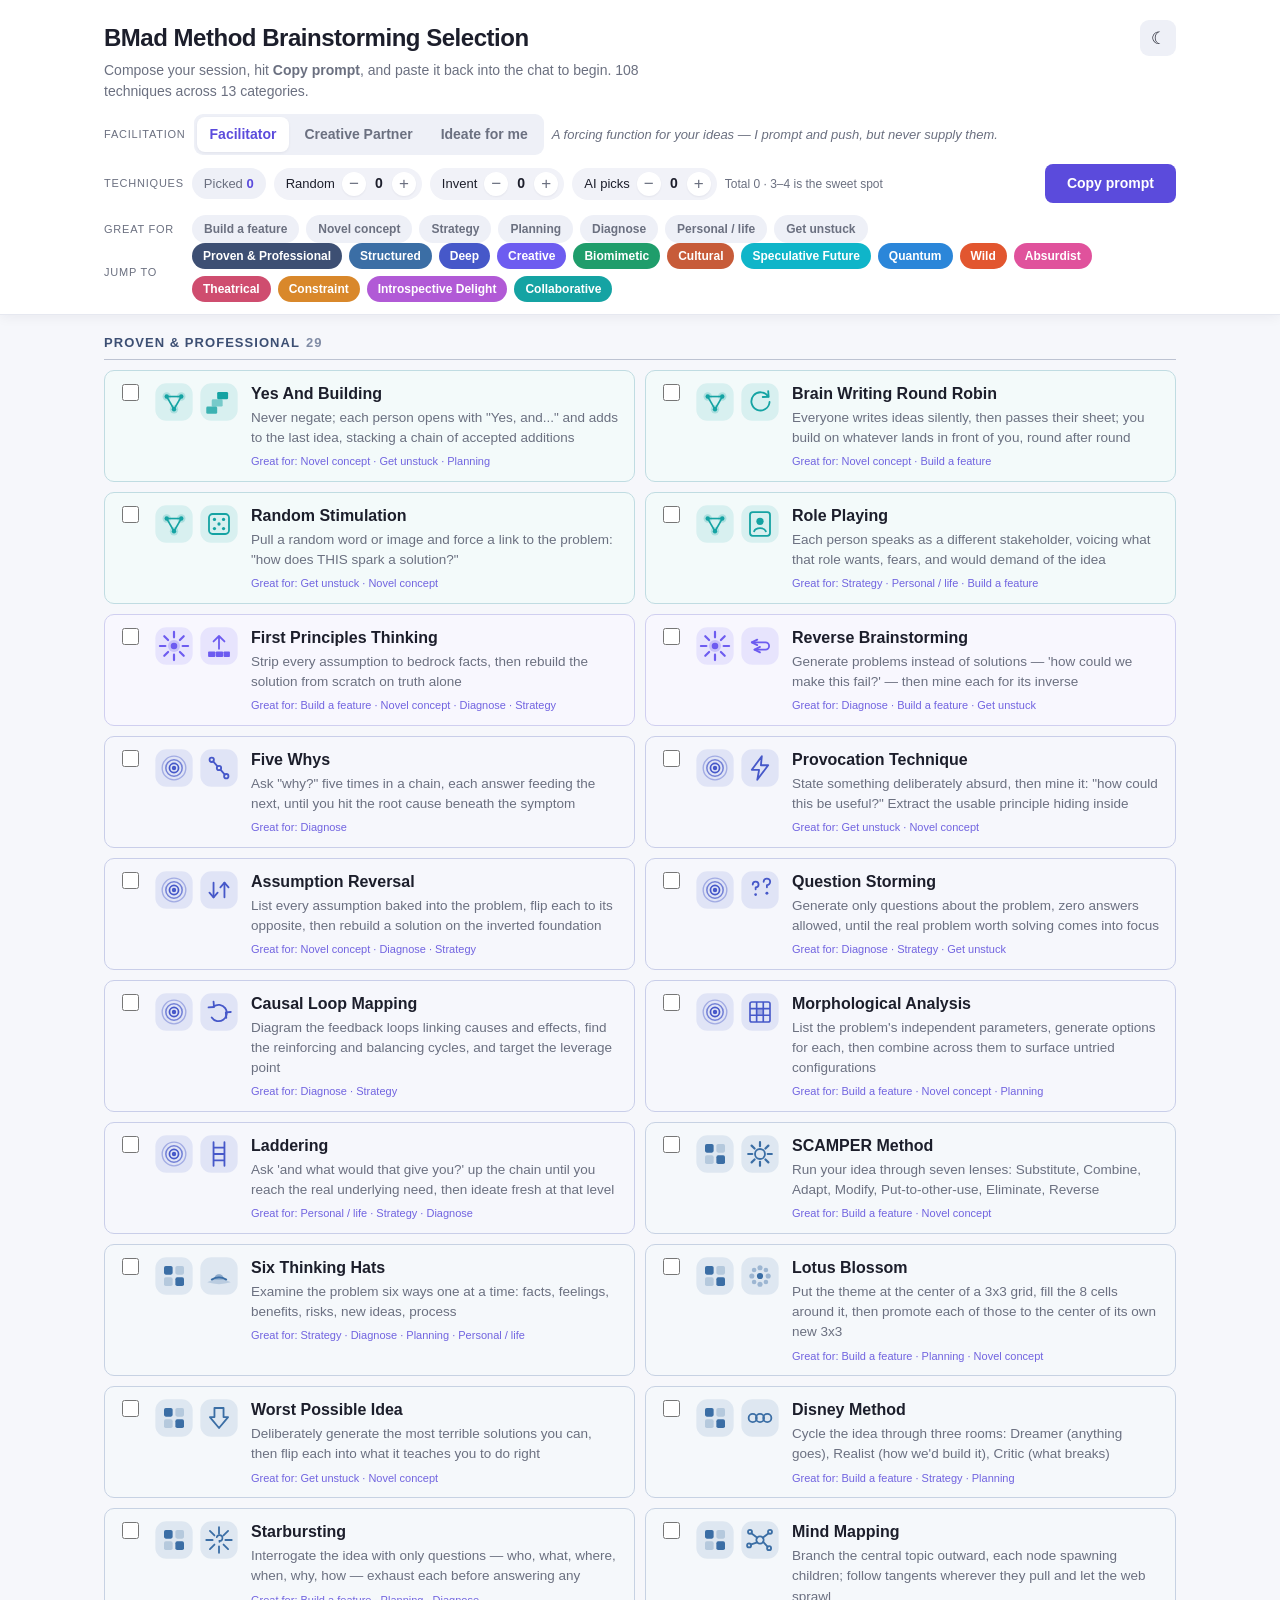
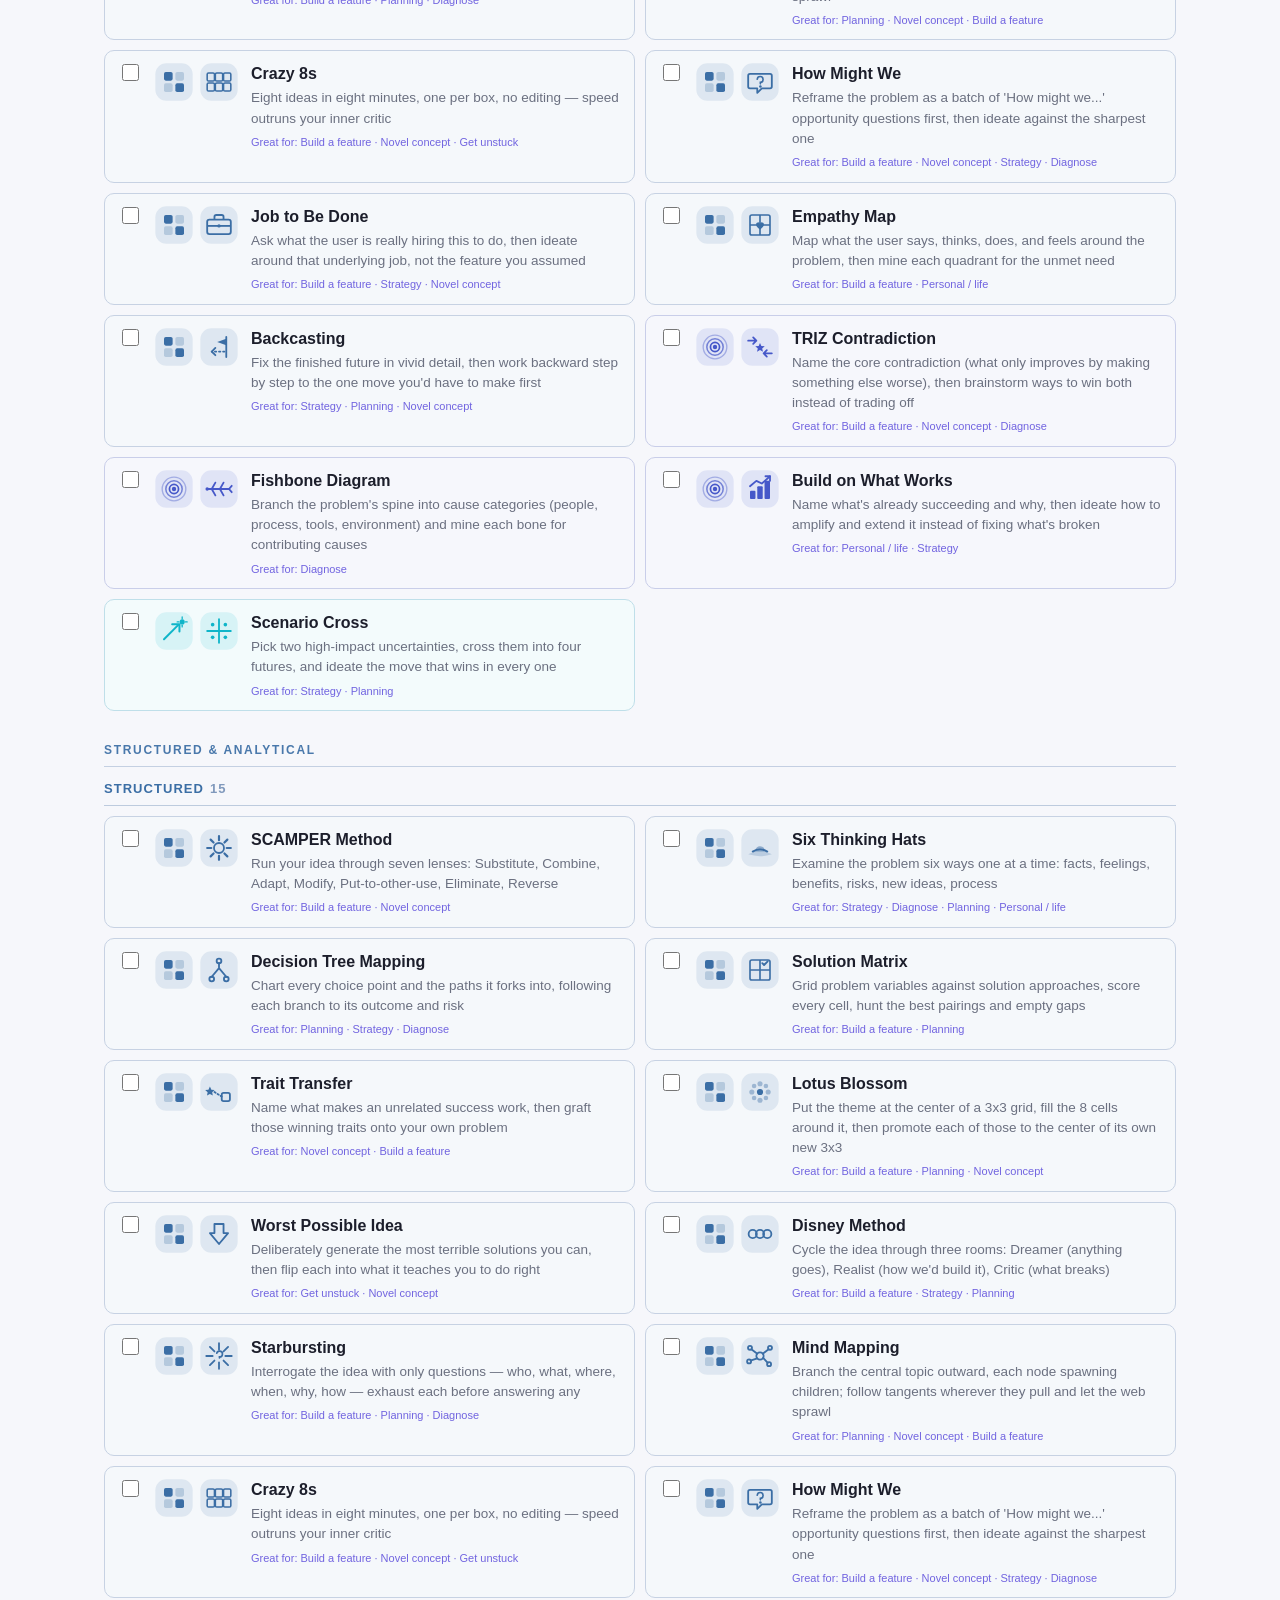
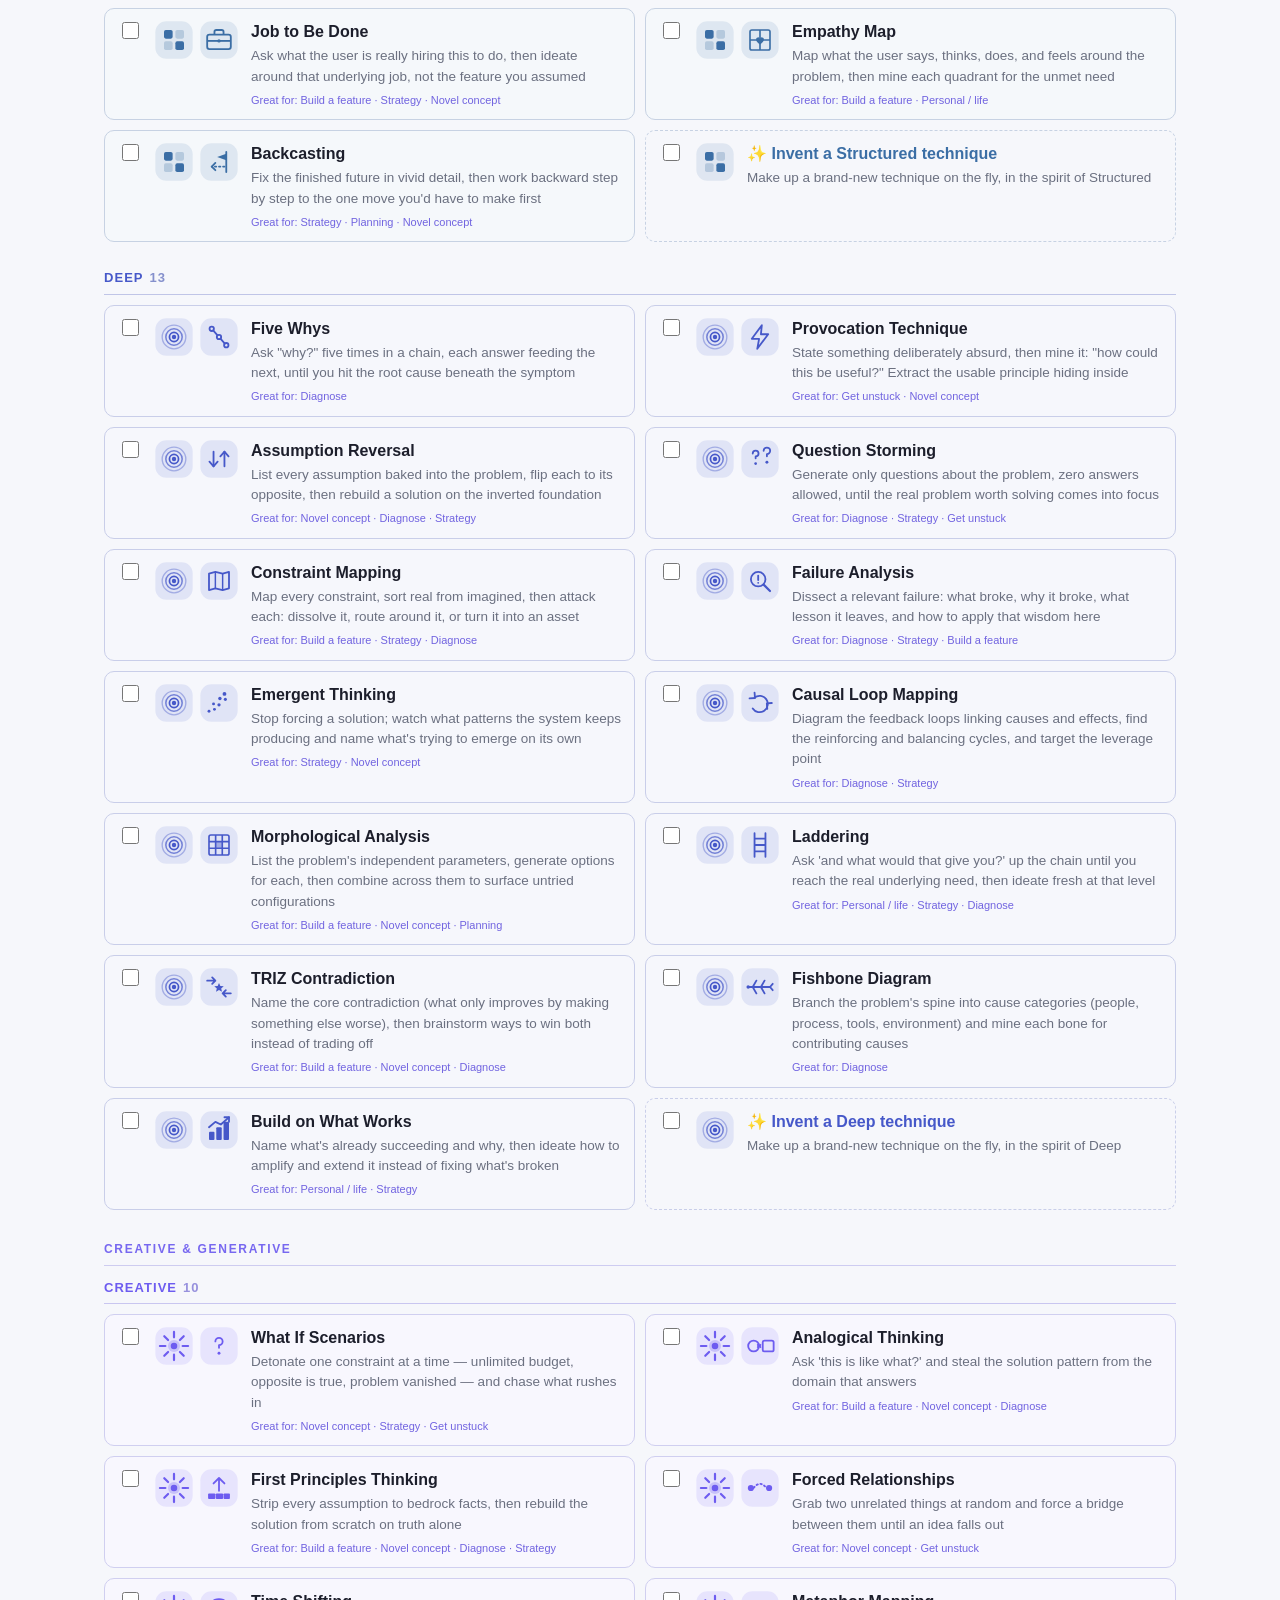
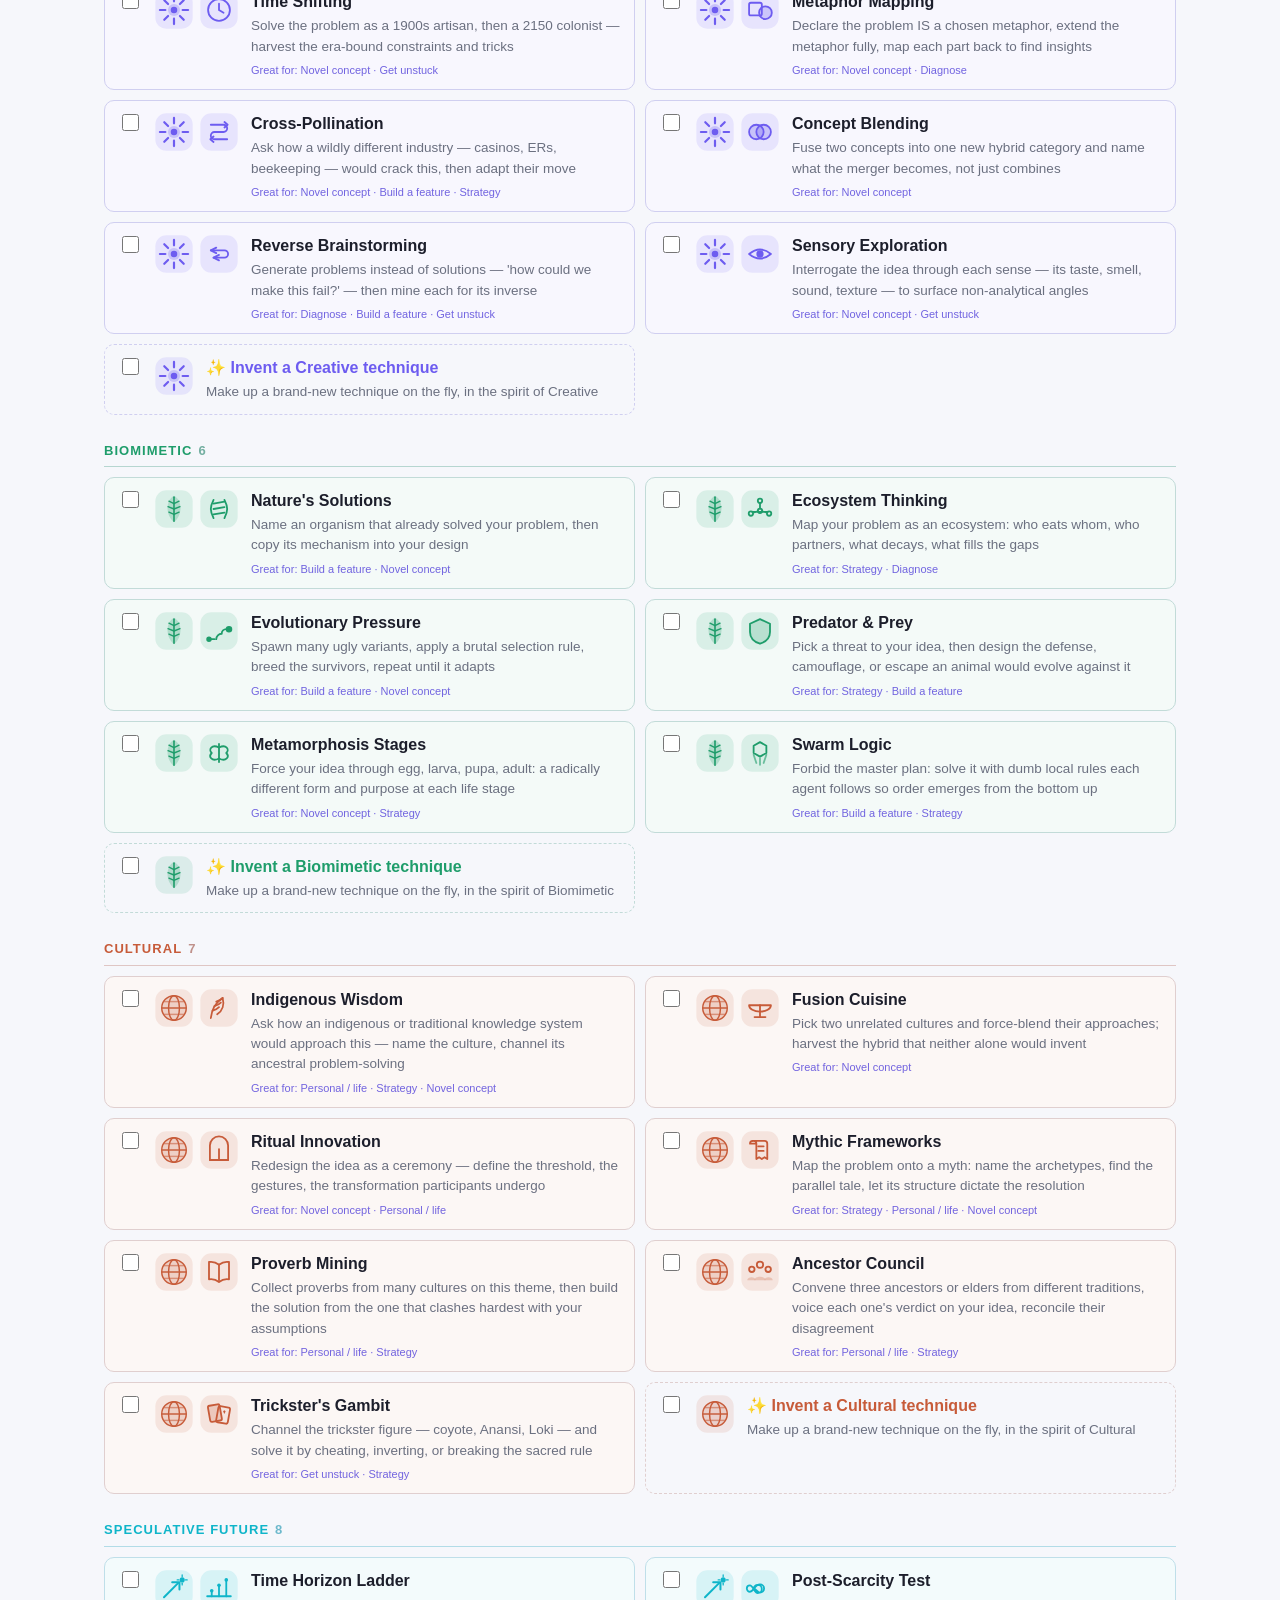
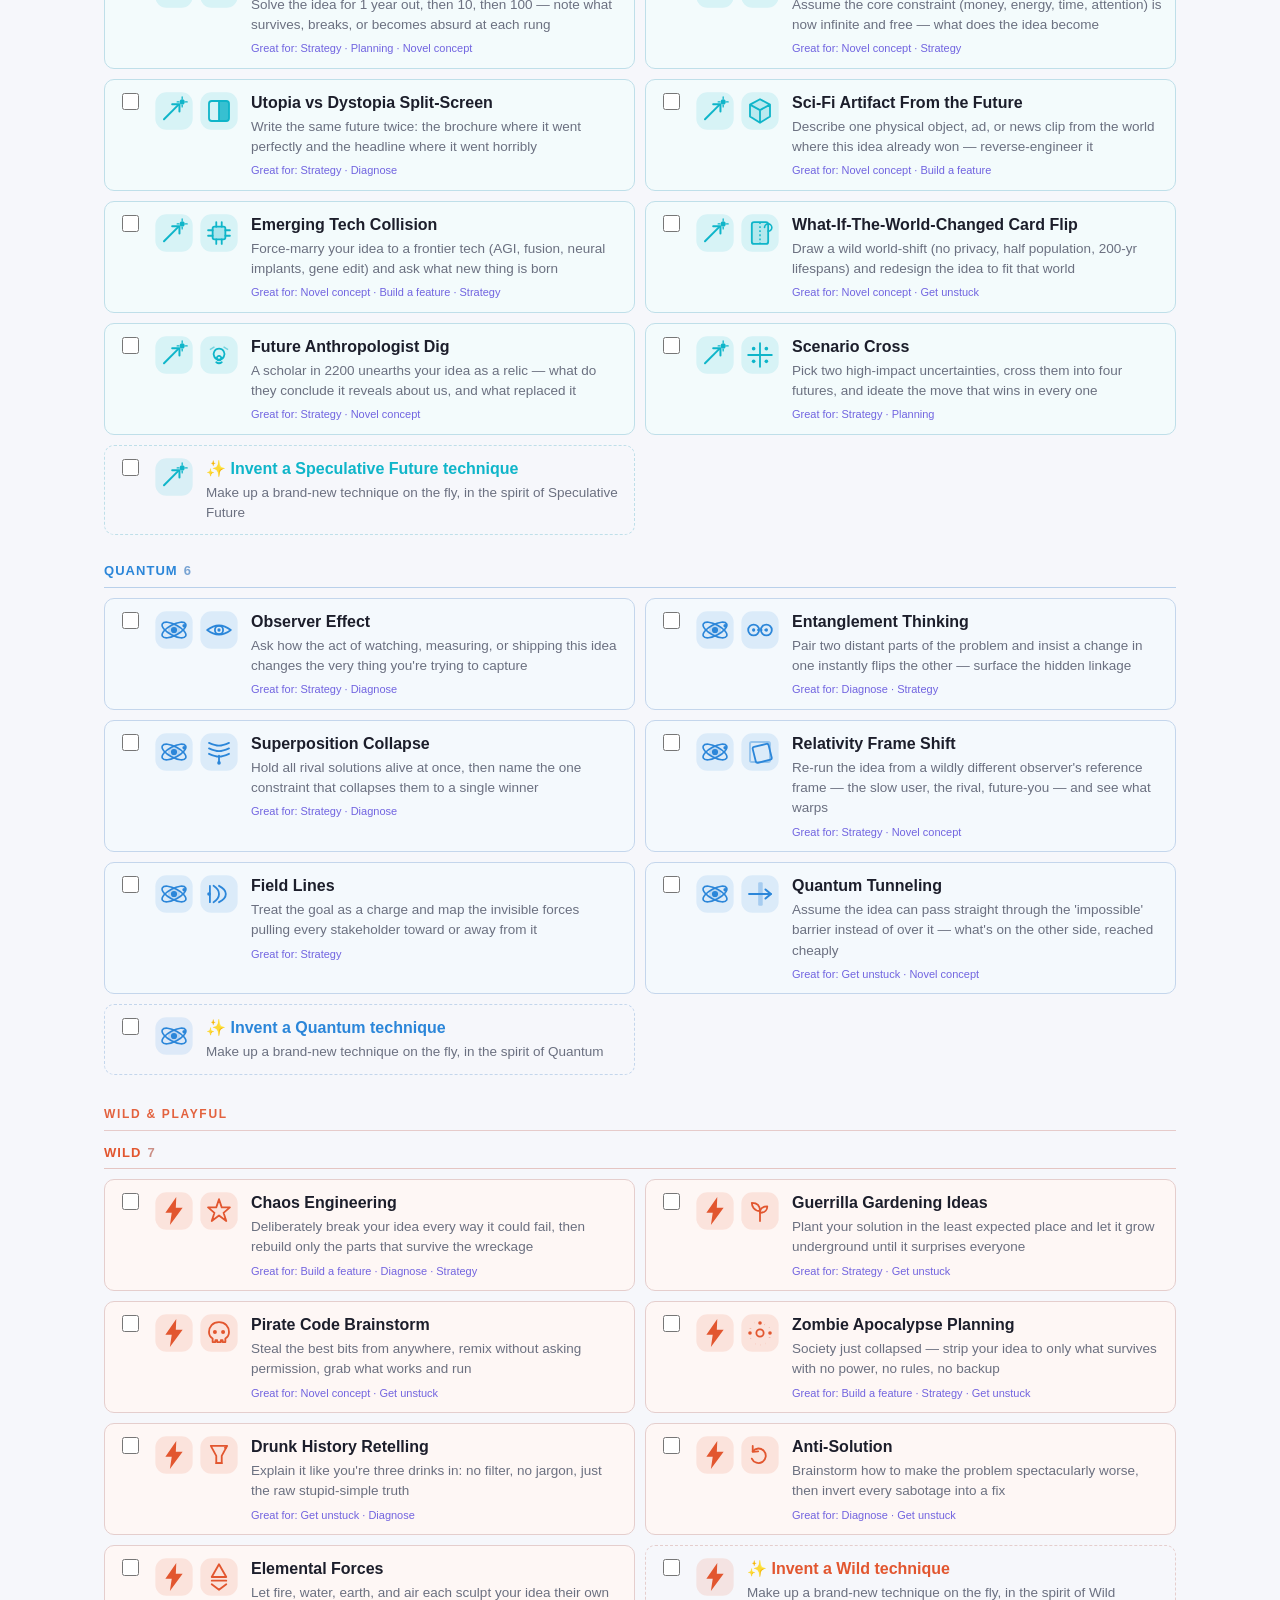
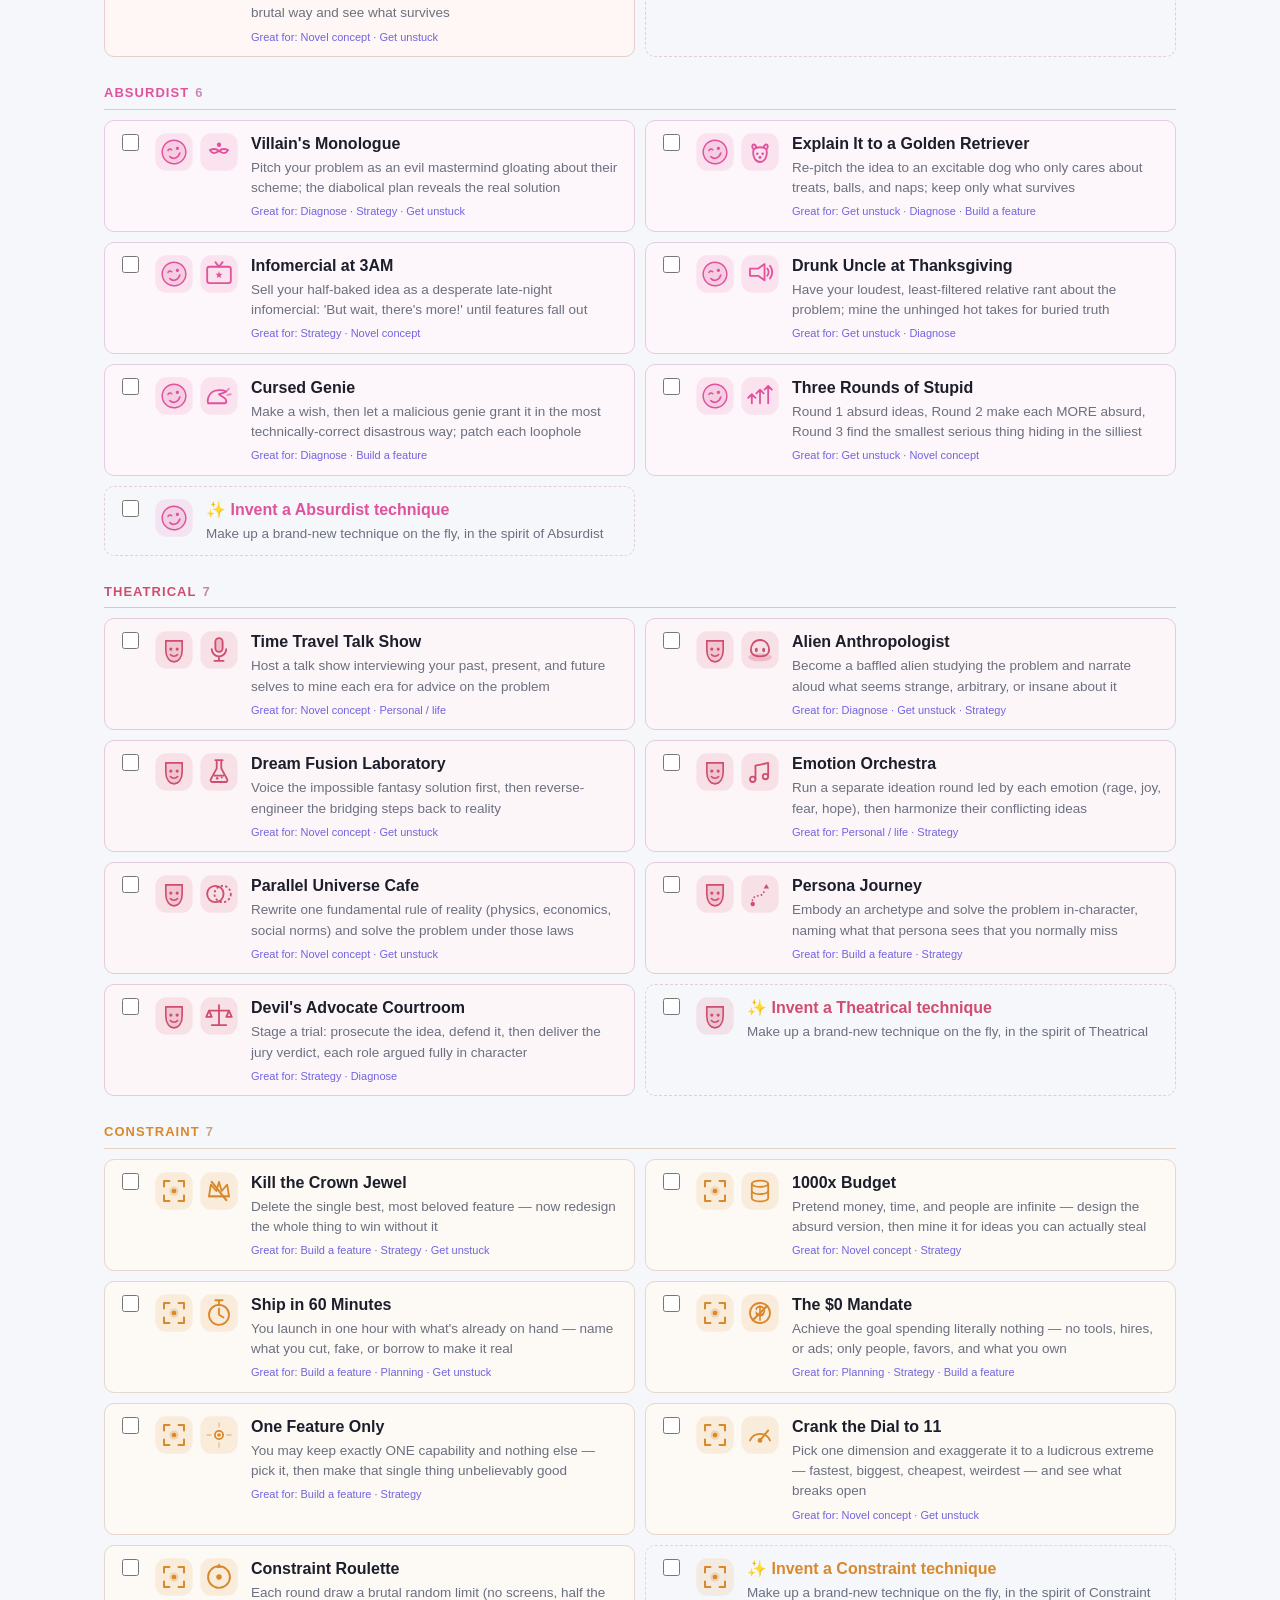
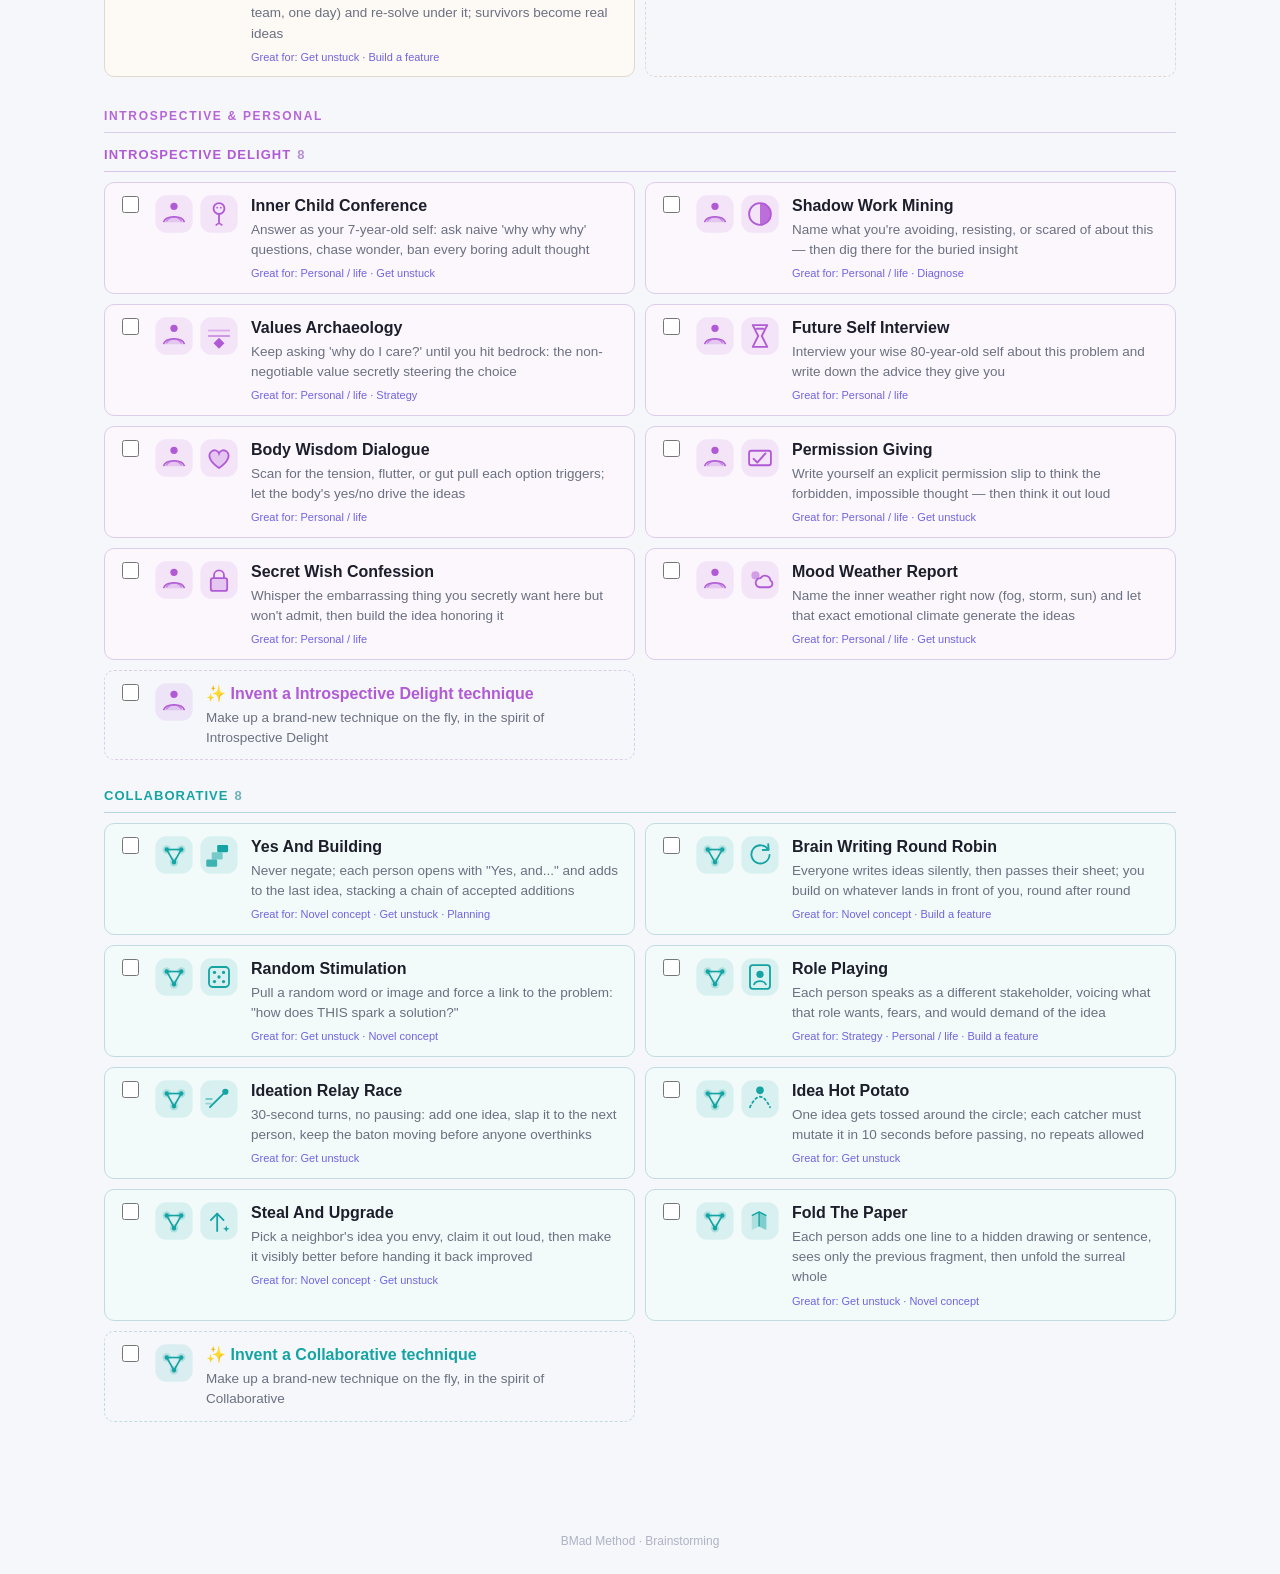
<file: .agent/skills/bmad-brainstorming/assets/brain-selector.html>
<!DOCTYPE html>
<html lang="en">
<head>
<meta charset="utf-8">
<meta name="viewport" content="width=device-width, initial-scale=1">
<title>BMad Method Brainstorming Selection</title>
<script>
/* set the theme before first paint so there's no light-mode flash */
(function(){ try {
  var t = localStorage.getItem('bmad-theme');
  if (!t) { t = (window.matchMedia && window.matchMedia('(prefers-color-scheme: dark)').matches) ? 'dark' : 'light'; }
  document.documentElement.setAttribute('data-theme', t);
} catch(e){} })();
</script>
<style>
  :root {
    --bg:#f6f7fb; --surface:#fff; --ink:#1c1e2b; --muted:#6b7080;
    --accent:#5b4bdc; --accent-ink:#5b4bdc; --warn:#c0561f;
    --line:#e6e8f0; --control:#eef0f7; --control2:#f1f2f8; --raised:#fff;
    --cnt:#b9bdce; --foot:#aeb2c4; --shadow:rgba(20,20,50,.06);
  }
  :root[data-theme="dark"] {
    --bg:#0f1117; --surface:#171a23; --ink:#e7e9f2; --muted:#9aa0b4;
    --accent:#6d5cf0; --accent-ink:#a99bff; --warn:#e08a4a;
    --line:#2a2f3e; --control:#222634; --control2:#1d212d; --raised:#2c3242;
    --cnt:#5a6076; --foot:#5a6076; --shadow:rgba(0,0,0,.45);
  }
  /* lift the category hue toward white on dark surfaces so deep hues stay legible */
  :root[data-theme="dark"] section > h2 { color:color-mix(in srgb, var(--c) 62%, #fff); }
  :root[data-theme="dark"] .tech .ico { color:color-mix(in srgb, var(--c) 68%, #fff); }
  :root[data-theme="dark"] label.tech:has(input:checked) { border-color:color-mix(in srgb, var(--c) 60%, #fff); }
  .titlerow { display:flex; align-items:flex-start; justify-content:space-between; gap:12px; }
  .themebtn { flex:none; width:36px; height:36px; border-radius:9px; background:var(--control); color:var(--ink); font-size:17px; line-height:1; display:inline-flex; align-items:center; justify-content:center; }
  .themebtn:hover { background:var(--raised); }
  * { box-sizing:border-box; }
  body { margin:0; font:16px/1.5 -apple-system,BlinkMacSystemFont,"Segoe UI",Roboto,Helvetica,Arial,sans-serif; background:var(--bg); color:var(--ink); }
  header { position:sticky; top:0; z-index:5; background:var(--surface); padding:20px 0 12px; border-bottom:1px solid var(--line); box-shadow:0 2px 12px var(--shadow); }
  .hwrap { max-width:1120px; margin:0 auto; padding:0 24px; }  /* align header content with the card column on wide screens */
  h1 { margin:0 0 4px; font-size:24px; letter-spacing:-.02em; }
  .sub { margin:0 0 12px; color:var(--muted); font-size:14px; max-width:74ch; }
  button { font:inherit; border:0; border-radius:8px; cursor:pointer; }
  .composer { display:flex; flex-direction:column; gap:9px; margin:6px 0 12px; }
  .grp { display:flex; gap:8px; align-items:center; flex-wrap:wrap; }
  .glabel { font-size:11px; text-transform:uppercase; letter-spacing:.07em; color:var(--muted); min-width:74px; }
  .modes { display:inline-flex; background:var(--control); border-radius:9px; padding:3px; gap:2px; }
  .mode { padding:7px 13px; font-size:14px; font-weight:600; color:var(--muted); background:transparent; }
  .mode.on { background:var(--raised); color:var(--accent-ink); box-shadow:0 1px 3px var(--shadow); }
  .modehint { flex:1 1 240px; min-width:0; font-size:13px; color:var(--muted); font-style:italic; }
  .pill { font-size:13px; color:var(--muted); background:var(--control); padding:6px 12px; border-radius:20px; }
  .pill b { color:var(--accent-ink); }
  .step { display:inline-flex; align-items:center; gap:7px; font-size:13px; color:var(--ink); background:var(--control2); padding:4px 6px 4px 12px; border-radius:20px; }
  .step b { min-width:12px; text-align:center; font-size:14px; color:var(--ink); }
  .step button { width:24px; height:24px; border-radius:50%; background:var(--raised); color:var(--muted); font-size:17px; line-height:22px; text-align:center; box-shadow:0 1px 2px var(--shadow); }
  .step button:hover { color:var(--accent-ink); }
  .total { font-size:12px; color:var(--muted); }
  .total.warn { color:var(--warn); font-weight:600; }
  .bar { display:flex; gap:10px 14px; align-items:center; flex-wrap:wrap; }
  #copy { margin-left:auto; padding:9px 22px; background:var(--accent); color:#fff; font-size:14px; font-weight:700; }
  #copy:hover { filter:brightness(1.07); }
  .chips { flex:1 1 320px; min-width:0; display:flex; gap:7px; flex-wrap:wrap; align-items:center; }
  .chip { font-size:12px; padding:4px 11px; border-radius:16px; border:0; color:#fff; background:var(--cc); font-weight:600; cursor:pointer; }
  .chip:hover { filter:brightness(1.08); }
  .banner { max-height:0; overflow:hidden; transition:max-height .25s ease, padding .22s ease, margin .22s ease; background:linear-gradient(90deg,var(--accent),#8275f2); color:#fff; border-radius:10px; font-weight:700; text-align:center; padding:0 14px; }
  .banner.show { max-height:64px; padding:13px 14px; margin-top:10px; }
  .banner.fail { background:linear-gradient(90deg,var(--warn),#e0894a); }
  main { padding:18px 24px 60px; max-width:1120px; margin:0 auto; }
  section { margin:0 0 26px; }
  section > h2 { font-size:13px; text-transform:uppercase; letter-spacing:.08em; color:var(--c); margin:0 0 10px; border-bottom:1px solid color-mix(in srgb, var(--c) 24%, var(--line)); padding-bottom:6px; }
  section > h2 .cnt { color:color-mix(in srgb, var(--c) 45%, var(--cnt)); margin-left:6px; }
  .grid { display:grid; grid-template-columns:repeat(auto-fill,minmax(360px,1fr)); gap:10px; }
  label.tech { display:flex; gap:12px; align-items:flex-start; background:color-mix(in srgb, var(--c) 5%, var(--surface)); border:1px solid color-mix(in srgb, var(--c) 18%, var(--line)); border-radius:10px; padding:11px 13px; cursor:pointer; transition:border-color .12s, box-shadow .12s, background .12s; }
  label.tech:hover { border-color:color-mix(in srgb, var(--c) 45%, var(--surface)); }
  label.tech input { margin-top:2px; width:17px; height:17px; accent-color:var(--c); flex:none; }
  label.tech:has(input:checked) { border-color:var(--c); background:color-mix(in srgb, var(--c) 12%, var(--surface)); box-shadow:0 0 0 2px color-mix(in srgb, var(--c) 30%, transparent); }
  .tech .ic2 { display:flex; gap:5px; flex:none; }
  .tech .ico { width:40px; height:40px; flex:none; color:var(--c); }
  .tech .n { font-weight:600; display:block; }
  .tech .d { color:var(--muted); font-size:13.5px; display:block; margin-top:2px; }
  .tech .gf { color:var(--accent-ink); font-size:11px; display:block; margin-top:5px; opacity:.85; }
  .grouphdr { margin:30px 0 12px; font-size:12px; text-transform:uppercase; letter-spacing:.14em; font-weight:700; color:var(--c); opacity:.92; border-bottom:1px solid color-mix(in srgb, var(--c) 22%, var(--line)); padding-bottom:7px; }
  main > .grouphdr:first-child { margin-top:2px; }
  :root[data-theme="dark"] .grouphdr { color:color-mix(in srgb, var(--c) 62%, #fff); }
  .goals { display:flex; gap:7px; flex-wrap:wrap; }
  .goal { font-size:12px; padding:5px 12px; border-radius:16px; background:var(--control); color:var(--muted); font-weight:600; }
  .goal:hover { color:var(--ink); }
  .goal.on { background:var(--accent); color:#fff; }
  label.tech.invent { border-style:dashed; background:transparent; }
  label.tech.invent:hover { border-color:var(--c); }
  label.tech.invent .n { color:var(--c); }
  label.tech.hidden { display:none; }
  footer { text-align:center; color:var(--foot); font-size:12px; padding:24px; }
</style>
</head>
<body>
<header>
  <div class="hwrap">
  <div class="titlerow">
    <h1>BMad Method Brainstorming Selection</h1>
    <button id="theme" class="themebtn" type="button" aria-label="Toggle dark mode" title="Toggle dark mode"></button>
  </div>
  <p class="sub">Compose your session, hit <strong>Copy prompt</strong>, and paste it back into the chat to begin. 108 techniques across 13 categories.</p>

  <div class="composer">
    <div class="grp">
      <span class="glabel">Facilitation</span>
      <div class="modes" id="modes">
        <button type="button" class="mode on" data-mode="Facilitator">Facilitator</button>
        <button type="button" class="mode" data-mode="Creative Partner">Creative Partner</button>
        <button type="button" class="mode" data-mode="Ideate for me">Ideate for me</button>
      </div>
      <span class="modehint" id="modehint"></span>
    </div>
    <div class="grp">
      <span class="glabel">Techniques</span>
      <span class="pill">Picked <b id="pickN">0</b></span>
      <span class="step">Random <button type="button" data-step="rand" data-d="-1">&minus;</button><b id="randN">0</b><button type="button" data-step="rand" data-d="1">+</button></span>
      <span class="step">Invent <button type="button" data-step="inv" data-d="-1">&minus;</button><b id="invN">0</b><button type="button" data-step="inv" data-d="1">+</button></span>
      <span class="step">AI picks <button type="button" data-step="ai" data-d="-1">&minus;</button><b id="aiN">0</b><button type="button" data-step="ai" data-d="1">+</button></span>
      <span class="total" id="total">Total 0 &middot; 3&ndash;4 is the sweet spot</span>
      <button id="copy" type="button">Copy prompt</button>
    </div>
  </div>

  <div class="bar"><span class="glabel">Great for</span><div class="goals" id="goals"><button type="button" class="goal" data-goal="feature">Build a feature</button><button type="button" class="goal" data-goal="novel">Novel concept</button><button type="button" class="goal" data-goal="strategy">Strategy</button><button type="button" class="goal" data-goal="planning">Planning</button><button type="button" class="goal" data-goal="diagnosis">Diagnose</button><button type="button" class="goal" data-goal="personal">Personal / life</button><button type="button" class="goal" data-goal="unstuck">Get unstuck</button></div></div>
  <div class="bar">
    <span class="glabel">Jump to</span>
    <div class="chips" id="chips"><button type="button" class="chip" data-cat="Proven &amp; Professional" style="--cc:#3d4f73">Proven &amp; Professional</button><button type="button" class="chip" data-cat="Structured" style="--cc:#3b6ea5">Structured</button><button type="button" class="chip" data-cat="Deep" style="--cc:#4658c9">Deep</button><button type="button" class="chip" data-cat="Creative" style="--cc:#6d5cf0">Creative</button><button type="button" class="chip" data-cat="Biomimetic" style="--cc:#1f9d6b">Biomimetic</button><button type="button" class="chip" data-cat="Cultural" style="--cc:#c75b39">Cultural</button><button type="button" class="chip" data-cat="Speculative Future" style="--cc:#0fb5c9">Speculative Future</button><button type="button" class="chip" data-cat="Quantum" style="--cc:#2b86d9">Quantum</button><button type="button" class="chip" data-cat="Wild" style="--cc:#e2562f">Wild</button><button type="button" class="chip" data-cat="Absurdist" style="--cc:#e0529c">Absurdist</button><button type="button" class="chip" data-cat="Theatrical" style="--cc:#cf4d6f">Theatrical</button><button type="button" class="chip" data-cat="Constraint" style="--cc:#d9882b">Constraint</button><button type="button" class="chip" data-cat="Introspective Delight" style="--cc:#b15ad6">Introspective Delight</button><button type="button" class="chip" data-cat="Collaborative" style="--cc:#15a3a3">Collaborative</button></div>
  </div>

  <div class="banner" id="banner">&#10003; Copied! Now paste it into the chat to start your session.</div>
  </div>
</header>
<main>
<section data-cat="Proven &amp; Professional" style="--c:#3d4f73"><h2>Proven &amp; Professional<span class="cnt">29</span></h2><div class="grid"><label class="tech" style="--c:#15a3a3"><input type="checkbox" data-name="Yes And Building" data-cat="Collaborative" data-desc="Never negate; each person opens with &quot;Yes, and...&quot; and adds to the last idea, stacking a chain of accepted additions" data-good="novel|unstuck|planning" data-prov="classic" data-lead="1"><span class="ic2"><svg class="ico" viewBox="0 0 44 44" xmlns="http://www.w3.org/2000/svg"><rect x="1.5" y="1.5" width="41" height="41" rx="12" fill="currentColor" fill-opacity="0.12"/><g stroke="currentColor" stroke-width="1.8"><line x1="14" y1="16" x2="30" y2="16"/><line x1="14" y1="16" x2="22" y2="30"/><line x1="30" y1="16" x2="22" y2="30"/></g><g fill="currentColor" fill-opacity="0.22"><circle cx="14" cy="16" r="4.6"/><circle cx="30" cy="16" r="4.6"/><circle cx="22" cy="30" r="4.6"/></g><g fill="currentColor"><circle cx="14" cy="16" r="2.4"/><circle cx="30" cy="16" r="2.4"/><circle cx="22" cy="30" r="2.4"/></g></svg><svg class="ico" viewBox="0 0 44 44" xmlns="http://www.w3.org/2000/svg"><rect x="1.5" y="1.5" width="41" height="41" rx="12" fill="currentColor" fill-opacity="0.12"/><g fill="currentColor"><rect x="8" y="27" width="12" height="8" rx="1.5" fill-opacity=".8"/><rect x="14" y="19" width="12" height="8" rx="1.5" fill-opacity=".5"/><rect x="20" y="11" width="12" height="8" rx="1.5"/></g></svg></span><span><span class="n">Yes And Building</span><span class="d">Never negate; each person opens with &quot;Yes, and...&quot; and adds to the last idea, stacking a chain of accepted additions</span><span class="gf">Great for: Novel concept · Get unstuck · Planning</span></span></label><label class="tech" style="--c:#15a3a3"><input type="checkbox" data-name="Brain Writing Round Robin" data-cat="Collaborative" data-desc="Everyone writes ideas silently, then passes their sheet; you build on whatever lands in front of you, round after round" data-good="novel|feature" data-prov="classic" data-lead="1"><span class="ic2"><svg class="ico" viewBox="0 0 44 44" xmlns="http://www.w3.org/2000/svg"><rect x="1.5" y="1.5" width="41" height="41" rx="12" fill="currentColor" fill-opacity="0.12"/><g stroke="currentColor" stroke-width="1.8"><line x1="14" y1="16" x2="30" y2="16"/><line x1="14" y1="16" x2="22" y2="30"/><line x1="30" y1="16" x2="22" y2="30"/></g><g fill="currentColor" fill-opacity="0.22"><circle cx="14" cy="16" r="4.6"/><circle cx="30" cy="16" r="4.6"/><circle cx="22" cy="30" r="4.6"/></g><g fill="currentColor"><circle cx="14" cy="16" r="2.4"/><circle cx="30" cy="16" r="2.4"/><circle cx="22" cy="30" r="2.4"/></g></svg><svg class="ico" viewBox="0 0 44 44" xmlns="http://www.w3.org/2000/svg"><rect x="1.5" y="1.5" width="41" height="41" rx="12" fill="currentColor" fill-opacity="0.12"/><g fill="none" stroke="currentColor" stroke-width="2" stroke-linecap="round" stroke-linejoin="round"><path d="M31 16 A10 10 0 1 0 32.5 22"/><path d="M31 10 L31.5 16.3 L25 16.5"/></g></svg></span><span><span class="n">Brain Writing Round Robin</span><span class="d">Everyone writes ideas silently, then passes their sheet; you build on whatever lands in front of you, round after round</span><span class="gf">Great for: Novel concept · Build a feature</span></span></label><label class="tech" style="--c:#15a3a3"><input type="checkbox" data-name="Random Stimulation" data-cat="Collaborative" data-desc="Pull a random word or image and force a link to the problem: &quot;how does THIS spark a solution?&quot;" data-good="unstuck|novel" data-prov="classic" data-lead="1"><span class="ic2"><svg class="ico" viewBox="0 0 44 44" xmlns="http://www.w3.org/2000/svg"><rect x="1.5" y="1.5" width="41" height="41" rx="12" fill="currentColor" fill-opacity="0.12"/><g stroke="currentColor" stroke-width="1.8"><line x1="14" y1="16" x2="30" y2="16"/><line x1="14" y1="16" x2="22" y2="30"/><line x1="30" y1="16" x2="22" y2="30"/></g><g fill="currentColor" fill-opacity="0.22"><circle cx="14" cy="16" r="4.6"/><circle cx="30" cy="16" r="4.6"/><circle cx="22" cy="30" r="4.6"/></g><g fill="currentColor"><circle cx="14" cy="16" r="2.4"/><circle cx="30" cy="16" r="2.4"/><circle cx="22" cy="30" r="2.4"/></g></svg><svg class="ico" viewBox="0 0 44 44" xmlns="http://www.w3.org/2000/svg"><rect x="1.5" y="1.5" width="41" height="41" rx="12" fill="currentColor" fill-opacity="0.12"/><rect x="11" y="11" width="22" height="22" rx="4" fill="none" stroke="currentColor" stroke-width="2"/><g fill="currentColor"><circle cx="17" cy="17" r="1.8"/><circle cx="27" cy="17" r="1.8"/><circle cx="22" cy="22" r="1.8"/><circle cx="17" cy="27" r="1.8"/><circle cx="27" cy="27" r="1.8"/></g></svg></span><span><span class="n">Random Stimulation</span><span class="d">Pull a random word or image and force a link to the problem: &quot;how does THIS spark a solution?&quot;</span><span class="gf">Great for: Get unstuck · Novel concept</span></span></label><label class="tech" style="--c:#15a3a3"><input type="checkbox" data-name="Role Playing" data-cat="Collaborative" data-desc="Each person speaks as a different stakeholder, voicing what that role wants, fears, and would demand of the idea" data-good="strategy|personal|feature" data-prov="classic" data-lead="1"><span class="ic2"><svg class="ico" viewBox="0 0 44 44" xmlns="http://www.w3.org/2000/svg"><rect x="1.5" y="1.5" width="41" height="41" rx="12" fill="currentColor" fill-opacity="0.12"/><g stroke="currentColor" stroke-width="1.8"><line x1="14" y1="16" x2="30" y2="16"/><line x1="14" y1="16" x2="22" y2="30"/><line x1="30" y1="16" x2="22" y2="30"/></g><g fill="currentColor" fill-opacity="0.22"><circle cx="14" cy="16" r="4.6"/><circle cx="30" cy="16" r="4.6"/><circle cx="22" cy="30" r="4.6"/></g><g fill="currentColor"><circle cx="14" cy="16" r="2.4"/><circle cx="30" cy="16" r="2.4"/><circle cx="22" cy="30" r="2.4"/></g></svg><svg class="ico" viewBox="0 0 44 44" xmlns="http://www.w3.org/2000/svg"><rect x="1.5" y="1.5" width="41" height="41" rx="12" fill="currentColor" fill-opacity="0.12"/><rect x="11" y="9" width="22" height="26" rx="3" fill="none" stroke="currentColor" stroke-width="2"/><circle cx="22" cy="19" r="4" fill="currentColor"/><path d="M15.5 30 c2 -4.5 11 -4.5 13 0" fill="none" stroke="currentColor" stroke-width="2" stroke-linecap="round"/></svg></span><span><span class="n">Role Playing</span><span class="d">Each person speaks as a different stakeholder, voicing what that role wants, fears, and would demand of the idea</span><span class="gf">Great for: Strategy · Personal / life · Build a feature</span></span></label><label class="tech" style="--c:#6d5cf0"><input type="checkbox" data-name="First Principles Thinking" data-cat="Creative" data-desc="Strip every assumption to bedrock facts, then rebuild the solution from scratch on truth alone" data-good="feature|novel|diagnosis|strategy" data-prov="classic" data-lead="1"><span class="ic2"><svg class="ico" viewBox="0 0 44 44" xmlns="http://www.w3.org/2000/svg"><rect x="1.5" y="1.5" width="41" height="41" rx="12" fill="currentColor" fill-opacity="0.12"/><g stroke="currentColor" stroke-width="2.4" stroke-linecap="round"><line x1="22" y1="6.5" x2="22" y2="12.5"/><line x1="22" y1="31.5" x2="22" y2="37.5"/><line x1="6.5" y1="22" x2="12.5" y2="22"/><line x1="31.5" y1="22" x2="37.5" y2="22"/><line x1="11.3" y1="11.3" x2="15.5" y2="15.5"/><line x1="28.5" y1="28.5" x2="32.7" y2="32.7"/><line x1="32.7" y1="11.3" x2="28.5" y2="15.5"/><line x1="15.5" y1="28.5" x2="11.3" y2="32.7"/></g><circle cx="22" cy="22" r="6.6" fill="currentColor" fill-opacity="0.25"/><circle cx="22" cy="22" r="3.6" fill="currentColor"/></svg><svg class="ico" viewBox="0 0 44 44" xmlns="http://www.w3.org/2000/svg"><rect x="1.5" y="1.5" width="41" height="41" rx="12" fill="currentColor" fill-opacity="0.12"/><g fill="currentColor"><rect x="10" y="28" width="8" height="6" rx="1"/><rect x="18.5" y="28" width="8" height="6" rx="1"/><rect x="27" y="28" width="7" height="6" rx="1"/></g><path d="M22 25 L22 11 M16 17 L22 11 L28 17" fill="none" stroke="currentColor" stroke-width="2" stroke-linecap="round" stroke-linejoin="round"/></svg></span><span><span class="n">First Principles Thinking</span><span class="d">Strip every assumption to bedrock facts, then rebuild the solution from scratch on truth alone</span><span class="gf">Great for: Build a feature · Novel concept · Diagnose · Strategy</span></span></label><label class="tech" style="--c:#6d5cf0"><input type="checkbox" data-name="Reverse Brainstorming" data-cat="Creative" data-desc="Generate problems instead of solutions — &#x27;how could we make this fail?&#x27; — then mine each for its inverse" data-good="diagnosis|feature|unstuck" data-prov="classic" data-lead="1"><span class="ic2"><svg class="ico" viewBox="0 0 44 44" xmlns="http://www.w3.org/2000/svg"><rect x="1.5" y="1.5" width="41" height="41" rx="12" fill="currentColor" fill-opacity="0.12"/><g stroke="currentColor" stroke-width="2.4" stroke-linecap="round"><line x1="22" y1="6.5" x2="22" y2="12.5"/><line x1="22" y1="31.5" x2="22" y2="37.5"/><line x1="6.5" y1="22" x2="12.5" y2="22"/><line x1="31.5" y1="22" x2="37.5" y2="22"/><line x1="11.3" y1="11.3" x2="15.5" y2="15.5"/><line x1="28.5" y1="28.5" x2="32.7" y2="32.7"/><line x1="32.7" y1="11.3" x2="28.5" y2="15.5"/><line x1="15.5" y1="28.5" x2="11.3" y2="32.7"/></g><circle cx="22" cy="22" r="6.6" fill="currentColor" fill-opacity="0.25"/><circle cx="22" cy="22" r="3.6" fill="currentColor"/></svg><svg class="ico" viewBox="0 0 44 44" xmlns="http://www.w3.org/2000/svg"><rect x="1.5" y="1.5" width="41" height="41" rx="12" fill="currentColor" fill-opacity="0.12"/><g fill="none" stroke="currentColor" stroke-width="2" stroke-linecap="round" stroke-linejoin="round"><path d="M13 18 H28 a4 4 0 0 1 0 8 H16"/><path d="M19 15 L13 18 L19 21 M22 23 L16 26 L22 29"/></g></svg></span><span><span class="n">Reverse Brainstorming</span><span class="d">Generate problems instead of solutions — &#x27;how could we make this fail?&#x27; — then mine each for its inverse</span><span class="gf">Great for: Diagnose · Build a feature · Get unstuck</span></span></label><label class="tech" style="--c:#4658c9"><input type="checkbox" data-name="Five Whys" data-cat="Deep" data-desc="Ask &quot;why?&quot; five times in a chain, each answer feeding the next, until you hit the root cause beneath the symptom" data-good="diagnosis" data-prov="classic" data-lead="1"><span class="ic2"><svg class="ico" viewBox="0 0 44 44" xmlns="http://www.w3.org/2000/svg"><rect x="1.5" y="1.5" width="41" height="41" rx="12" fill="currentColor" fill-opacity="0.12"/><g fill="none" stroke="currentColor"><circle cx="22" cy="22" r="13" stroke-width="1.5" stroke-opacity="0.4"/><circle cx="22" cy="22" r="9" stroke-width="1.7" stroke-opacity="0.7"/><circle cx="22" cy="22" r="5" stroke-width="1.9"/></g><circle cx="22" cy="22" r="2.4" fill="currentColor"/></svg><svg class="ico" viewBox="0 0 44 44" xmlns="http://www.w3.org/2000/svg"><rect x="1.5" y="1.5" width="41" height="41" rx="12" fill="currentColor" fill-opacity="0.12"/><g fill="none" stroke="currentColor" stroke-width="2" stroke-linecap="round" stroke-linejoin="round"><circle cx="14" cy="13" r="2.4"/><circle cx="22" cy="22" r="2.4"/><circle cx="30" cy="31" r="2.4"/><path d="M15.6 14.8 L20.4 20.2 M23.6 23.8 L28.4 29.2"/></g></svg></span><span><span class="n">Five Whys</span><span class="d">Ask &quot;why?&quot; five times in a chain, each answer feeding the next, until you hit the root cause beneath the symptom</span><span class="gf">Great for: Diagnose</span></span></label><label class="tech" style="--c:#4658c9"><input type="checkbox" data-name="Provocation Technique" data-cat="Deep" data-desc="State something deliberately absurd, then mine it: &quot;how could this be useful?&quot; Extract the usable principle hiding inside" data-good="unstuck|novel" data-prov="classic" data-lead="1"><span class="ic2"><svg class="ico" viewBox="0 0 44 44" xmlns="http://www.w3.org/2000/svg"><rect x="1.5" y="1.5" width="41" height="41" rx="12" fill="currentColor" fill-opacity="0.12"/><g fill="none" stroke="currentColor"><circle cx="22" cy="22" r="13" stroke-width="1.5" stroke-opacity="0.4"/><circle cx="22" cy="22" r="9" stroke-width="1.7" stroke-opacity="0.7"/><circle cx="22" cy="22" r="5" stroke-width="1.9"/></g><circle cx="22" cy="22" r="2.4" fill="currentColor"/></svg><svg class="ico" viewBox="0 0 44 44" xmlns="http://www.w3.org/2000/svg"><rect x="1.5" y="1.5" width="41" height="41" rx="12" fill="currentColor" fill-opacity="0.12"/><g fill="none" stroke="currentColor" stroke-width="2" stroke-linecap="round" stroke-linejoin="round"><path d="M24 9 L13 24 H21 L19 35 L31 19 H23 Z"/></g></svg></span><span><span class="n">Provocation Technique</span><span class="d">State something deliberately absurd, then mine it: &quot;how could this be useful?&quot; Extract the usable principle hiding inside</span><span class="gf">Great for: Get unstuck · Novel concept</span></span></label><label class="tech" style="--c:#4658c9"><input type="checkbox" data-name="Assumption Reversal" data-cat="Deep" data-desc="List every assumption baked into the problem, flip each to its opposite, then rebuild a solution on the inverted foundation" data-good="novel|diagnosis|strategy" data-prov="classic" data-lead="1"><span class="ic2"><svg class="ico" viewBox="0 0 44 44" xmlns="http://www.w3.org/2000/svg"><rect x="1.5" y="1.5" width="41" height="41" rx="12" fill="currentColor" fill-opacity="0.12"/><g fill="none" stroke="currentColor"><circle cx="22" cy="22" r="13" stroke-width="1.5" stroke-opacity="0.4"/><circle cx="22" cy="22" r="9" stroke-width="1.7" stroke-opacity="0.7"/><circle cx="22" cy="22" r="5" stroke-width="1.9"/></g><circle cx="22" cy="22" r="2.4" fill="currentColor"/></svg><svg class="ico" viewBox="0 0 44 44" xmlns="http://www.w3.org/2000/svg"><rect x="1.5" y="1.5" width="41" height="41" rx="12" fill="currentColor" fill-opacity="0.12"/><g fill="none" stroke="currentColor" stroke-width="2" stroke-linecap="round" stroke-linejoin="round"><path d="M16 14 V30"/><path d="M11.5 25 L16 30 L20.5 25"/><path d="M28 30 V14"/><path d="M23.5 19 L28 14 L32.5 19"/></g></svg></span><span><span class="n">Assumption Reversal</span><span class="d">List every assumption baked into the problem, flip each to its opposite, then rebuild a solution on the inverted foundation</span><span class="gf">Great for: Novel concept · Diagnose · Strategy</span></span></label><label class="tech" style="--c:#4658c9"><input type="checkbox" data-name="Question Storming" data-cat="Deep" data-desc="Generate only questions about the problem, zero answers allowed, until the real problem worth solving comes into focus" data-good="diagnosis|strategy|unstuck" data-prov="classic" data-lead="1"><span class="ic2"><svg class="ico" viewBox="0 0 44 44" xmlns="http://www.w3.org/2000/svg"><rect x="1.5" y="1.5" width="41" height="41" rx="12" fill="currentColor" fill-opacity="0.12"/><g fill="none" stroke="currentColor"><circle cx="22" cy="22" r="13" stroke-width="1.5" stroke-opacity="0.4"/><circle cx="22" cy="22" r="9" stroke-width="1.7" stroke-opacity="0.7"/><circle cx="22" cy="22" r="5" stroke-width="1.9"/></g><circle cx="22" cy="22" r="2.4" fill="currentColor"/></svg><svg class="ico" viewBox="0 0 44 44" xmlns="http://www.w3.org/2000/svg"><rect x="1.5" y="1.5" width="41" height="41" rx="12" fill="currentColor" fill-opacity="0.12"/><g fill="none" stroke="currentColor" stroke-width="2" stroke-linecap="round" stroke-linejoin="round"><path d="M14 16 a3.2 3.2 0 1 1 3.2 3.2 v2"/><path d="M26 13 a3.6 3.6 0 1 1 3.6 3.6 v2.4"/></g><circle cx="17.2" cy="27" r="1.5" fill="currentColor"/><circle cx="29.6" cy="25.6" r="1.6" fill="currentColor"/></svg></span><span><span class="n">Question Storming</span><span class="d">Generate only questions about the problem, zero answers allowed, until the real problem worth solving comes into focus</span><span class="gf">Great for: Diagnose · Strategy · Get unstuck</span></span></label><label class="tech" style="--c:#4658c9"><input type="checkbox" data-name="Causal Loop Mapping" data-cat="Deep" data-desc="Diagram the feedback loops linking causes and effects, find the reinforcing and balancing cycles, and target the leverage point" data-good="diagnosis|strategy" data-prov="classic" data-lead="1"><span class="ic2"><svg class="ico" viewBox="0 0 44 44" xmlns="http://www.w3.org/2000/svg"><rect x="1.5" y="1.5" width="41" height="41" rx="12" fill="currentColor" fill-opacity="0.12"/><g fill="none" stroke="currentColor"><circle cx="22" cy="22" r="13" stroke-width="1.5" stroke-opacity="0.4"/><circle cx="22" cy="22" r="9" stroke-width="1.7" stroke-opacity="0.7"/><circle cx="22" cy="22" r="5" stroke-width="1.9"/></g><circle cx="22" cy="22" r="2.4" fill="currentColor"/></svg><svg class="ico" viewBox="0 0 44 44" xmlns="http://www.w3.org/2000/svg"><rect x="1.5" y="1.5" width="41" height="41" rx="12" fill="currentColor" fill-opacity="0.12"/><g fill="none" stroke="currentColor" stroke-width="2" stroke-linecap="round" stroke-linejoin="round"><path d="M16 16 a9 9 0 1 1 -2 12"/><path d="M16 10.5 L16.5 16.5 L10.5 17"/><path d="M30 28.5 L29.5 22.5 L35 22"/></g></svg></span><span><span class="n">Causal Loop Mapping</span><span class="d">Diagram the feedback loops linking causes and effects, find the reinforcing and balancing cycles, and target the leverage point</span><span class="gf">Great for: Diagnose · Strategy</span></span></label><label class="tech" style="--c:#4658c9"><input type="checkbox" data-name="Morphological Analysis" data-cat="Deep" data-desc="List the problem&#x27;s independent parameters, generate options for each, then combine across them to surface untried configurations" data-good="feature|novel|planning" data-prov="classic" data-lead="1"><span class="ic2"><svg class="ico" viewBox="0 0 44 44" xmlns="http://www.w3.org/2000/svg"><rect x="1.5" y="1.5" width="41" height="41" rx="12" fill="currentColor" fill-opacity="0.12"/><g fill="none" stroke="currentColor"><circle cx="22" cy="22" r="13" stroke-width="1.5" stroke-opacity="0.4"/><circle cx="22" cy="22" r="9" stroke-width="1.7" stroke-opacity="0.7"/><circle cx="22" cy="22" r="5" stroke-width="1.9"/></g><circle cx="22" cy="22" r="2.4" fill="currentColor"/></svg><svg class="ico" viewBox="0 0 44 44" xmlns="http://www.w3.org/2000/svg"><rect x="1.5" y="1.5" width="41" height="41" rx="12" fill="currentColor" fill-opacity="0.12"/><g fill="none" stroke="currentColor" stroke-width="1.8"><rect x="11" y="11" width="22" height="22" rx="2"/><path d="M11 18.3 H33 M11 25.6 H33 M18.3 11 V33 M25.6 11 V33"/></g><rect x="18.5" y="18.5" width="7" height="7" fill="currentColor" fill-opacity=".4"/></svg></span><span><span class="n">Morphological Analysis</span><span class="d">List the problem&#x27;s independent parameters, generate options for each, then combine across them to surface untried configurations</span><span class="gf">Great for: Build a feature · Novel concept · Planning</span></span></label><label class="tech" style="--c:#4658c9"><input type="checkbox" data-name="Laddering" data-cat="Deep" data-desc="Ask &#x27;and what would that give you?&#x27; up the chain until you reach the real underlying need, then ideate fresh at that level" data-good="personal|strategy|diagnosis" data-prov="classic" data-lead="1"><span class="ic2"><svg class="ico" viewBox="0 0 44 44" xmlns="http://www.w3.org/2000/svg"><rect x="1.5" y="1.5" width="41" height="41" rx="12" fill="currentColor" fill-opacity="0.12"/><g fill="none" stroke="currentColor"><circle cx="22" cy="22" r="13" stroke-width="1.5" stroke-opacity="0.4"/><circle cx="22" cy="22" r="9" stroke-width="1.7" stroke-opacity="0.7"/><circle cx="22" cy="22" r="5" stroke-width="1.9"/></g><circle cx="22" cy="22" r="2.4" fill="currentColor"/></svg><svg class="ico" viewBox="0 0 44 44" xmlns="http://www.w3.org/2000/svg"><rect x="1.5" y="1.5" width="41" height="41" rx="12" fill="currentColor" fill-opacity="0.12"/><g fill="none" stroke="currentColor" stroke-width="2" stroke-linecap="round" stroke-linejoin="round"><path d="M16 9 V35 M28 9 V35 M16 15 H28 M16 22 H28 M16 29 H28"/></g></svg></span><span><span class="n">Laddering</span><span class="d">Ask &#x27;and what would that give you?&#x27; up the chain until you reach the real underlying need, then ideate fresh at that level</span><span class="gf">Great for: Personal / life · Strategy · Diagnose</span></span></label><label class="tech" style="--c:#3b6ea5"><input type="checkbox" data-name="SCAMPER Method" data-cat="Structured" data-desc="Run your idea through seven lenses: Substitute, Combine, Adapt, Modify, Put-to-other-use, Eliminate, Reverse" data-good="feature|novel" data-prov="classic" data-lead="1"><span class="ic2"><svg class="ico" viewBox="0 0 44 44" xmlns="http://www.w3.org/2000/svg"><rect x="1.5" y="1.5" width="41" height="41" rx="12" fill="currentColor" fill-opacity="0.12"/><g fill="currentColor"><rect x="11" y="11" width="9.5" height="9.5" rx="2"/><rect x="23.5" y="11" width="9.5" height="9.5" rx="2" fill-opacity="0.25"/><rect x="11" y="23.5" width="9.5" height="9.5" rx="2" fill-opacity="0.25"/><rect x="23.5" y="23.5" width="9.5" height="9.5" rx="2"/></g></svg><svg class="ico" viewBox="0 0 44 44" xmlns="http://www.w3.org/2000/svg"><rect x="1.5" y="1.5" width="41" height="41" rx="12" fill="currentColor" fill-opacity="0.12"/><circle cx="22" cy="22" r="5.5" fill="none" stroke="currentColor" stroke-width="2"/><g stroke="currentColor" stroke-width="2.4" stroke-linecap="round"><path d="M22 9 V13.5 M22 30.5 V35 M9 22 H13.5 M30.5 22 H35 M12.8 12.8 L16 16 M28 28 L31.2 31.2 M31.2 12.8 L28 16 M16 28 L12.8 31.2"/></g></svg></span><span><span class="n">SCAMPER Method</span><span class="d">Run your idea through seven lenses: Substitute, Combine, Adapt, Modify, Put-to-other-use, Eliminate, Reverse</span><span class="gf">Great for: Build a feature · Novel concept</span></span></label><label class="tech" style="--c:#3b6ea5"><input type="checkbox" data-name="Six Thinking Hats" data-cat="Structured" data-desc="Examine the problem six ways one at a time: facts, feelings, benefits, risks, new ideas, process" data-good="strategy|diagnosis|planning|personal" data-prov="classic" data-lead="1"><span class="ic2"><svg class="ico" viewBox="0 0 44 44" xmlns="http://www.w3.org/2000/svg"><rect x="1.5" y="1.5" width="41" height="41" rx="12" fill="currentColor" fill-opacity="0.12"/><g fill="currentColor"><rect x="11" y="11" width="9.5" height="9.5" rx="2"/><rect x="23.5" y="11" width="9.5" height="9.5" rx="2" fill-opacity="0.25"/><rect x="11" y="23.5" width="9.5" height="9.5" rx="2" fill-opacity="0.25"/><rect x="23.5" y="23.5" width="9.5" height="9.5" rx="2"/></g></svg><svg class="ico" viewBox="0 0 44 44" xmlns="http://www.w3.org/2000/svg"><rect x="1.5" y="1.5" width="41" height="41" rx="12" fill="currentColor" fill-opacity="0.12"/><path d="M14 26 q8 -5 16 0" fill="none" stroke="currentColor" stroke-width="2" stroke-linecap="round"/><path d="M17 26 q-6 1 -8 3 q13 4 26 0 q-2 -2 -8 -3" fill="currentColor" fill-opacity=".22"/><path d="M17 26 c-1 -8 11 -8 10 0" fill="currentColor" fill-opacity=".5"/></svg></span><span><span class="n">Six Thinking Hats</span><span class="d">Examine the problem six ways one at a time: facts, feelings, benefits, risks, new ideas, process</span><span class="gf">Great for: Strategy · Diagnose · Planning · Personal / life</span></span></label><label class="tech" style="--c:#3b6ea5"><input type="checkbox" data-name="Lotus Blossom" data-cat="Structured" data-desc="Put the theme at the center of a 3x3 grid, fill the 8 cells around it, then promote each of those to the center of its own new 3x3" data-good="feature|planning|novel" data-prov="classic" data-lead="1"><span class="ic2"><svg class="ico" viewBox="0 0 44 44" xmlns="http://www.w3.org/2000/svg"><rect x="1.5" y="1.5" width="41" height="41" rx="12" fill="currentColor" fill-opacity="0.12"/><g fill="currentColor"><rect x="11" y="11" width="9.5" height="9.5" rx="2"/><rect x="23.5" y="11" width="9.5" height="9.5" rx="2" fill-opacity="0.25"/><rect x="11" y="23.5" width="9.5" height="9.5" rx="2" fill-opacity="0.25"/><rect x="23.5" y="23.5" width="9.5" height="9.5" rx="2"/></g></svg><svg class="ico" viewBox="0 0 44 44" xmlns="http://www.w3.org/2000/svg"><rect x="1.5" y="1.5" width="41" height="41" rx="12" fill="currentColor" fill-opacity="0.12"/><g fill="currentColor"><circle cx="22" cy="22" r="3.4"/></g><g fill="currentColor" fill-opacity=".4"><circle cx="22" cy="13" r="2.8"/><circle cx="22" cy="31" r="2.8"/><circle cx="13" cy="22" r="2.8"/><circle cx="31" cy="22" r="2.8"/><circle cx="15.5" cy="15.5" r="2.5"/><circle cx="28.5" cy="15.5" r="2.5"/><circle cx="15.5" cy="28.5" r="2.5"/><circle cx="28.5" cy="28.5" r="2.5"/></g></svg></span><span><span class="n">Lotus Blossom</span><span class="d">Put the theme at the center of a 3x3 grid, fill the 8 cells around it, then promote each of those to the center of its own new 3x3</span><span class="gf">Great for: Build a feature · Planning · Novel concept</span></span></label><label class="tech" style="--c:#3b6ea5"><input type="checkbox" data-name="Worst Possible Idea" data-cat="Structured" data-desc="Deliberately generate the most terrible solutions you can, then flip each into what it teaches you to do right" data-good="unstuck|novel" data-prov="classic" data-lead="1"><span class="ic2"><svg class="ico" viewBox="0 0 44 44" xmlns="http://www.w3.org/2000/svg"><rect x="1.5" y="1.5" width="41" height="41" rx="12" fill="currentColor" fill-opacity="0.12"/><g fill="currentColor"><rect x="11" y="11" width="9.5" height="9.5" rx="2"/><rect x="23.5" y="11" width="9.5" height="9.5" rx="2" fill-opacity="0.25"/><rect x="11" y="23.5" width="9.5" height="9.5" rx="2" fill-opacity="0.25"/><rect x="23.5" y="23.5" width="9.5" height="9.5" rx="2"/></g></svg><svg class="ico" viewBox="0 0 44 44" xmlns="http://www.w3.org/2000/svg"><rect x="1.5" y="1.5" width="41" height="41" rx="12" fill="currentColor" fill-opacity="0.12"/><g fill="none" stroke="currentColor" stroke-width="2" stroke-linecap="round" stroke-linejoin="round"><path d="M17 11 v10 h-5 l10 12 10 -12 h-5 v-10 z"/></g></svg></span><span><span class="n">Worst Possible Idea</span><span class="d">Deliberately generate the most terrible solutions you can, then flip each into what it teaches you to do right</span><span class="gf">Great for: Get unstuck · Novel concept</span></span></label><label class="tech" style="--c:#3b6ea5"><input type="checkbox" data-name="Disney Method" data-cat="Structured" data-desc="Cycle the idea through three rooms: Dreamer (anything goes), Realist (how we&#x27;d build it), Critic (what breaks)" data-good="feature|strategy|planning" data-prov="classic" data-lead="1"><span class="ic2"><svg class="ico" viewBox="0 0 44 44" xmlns="http://www.w3.org/2000/svg"><rect x="1.5" y="1.5" width="41" height="41" rx="12" fill="currentColor" fill-opacity="0.12"/><g fill="currentColor"><rect x="11" y="11" width="9.5" height="9.5" rx="2"/><rect x="23.5" y="11" width="9.5" height="9.5" rx="2" fill-opacity="0.25"/><rect x="11" y="23.5" width="9.5" height="9.5" rx="2" fill-opacity="0.25"/><rect x="23.5" y="23.5" width="9.5" height="9.5" rx="2"/></g></svg><svg class="ico" viewBox="0 0 44 44" xmlns="http://www.w3.org/2000/svg"><rect x="1.5" y="1.5" width="41" height="41" rx="12" fill="currentColor" fill-opacity="0.12"/><g fill="none" stroke="currentColor" stroke-width="2"><circle cx="14" cy="22" r="4.5"/><circle cx="22" cy="22" r="4.5"/><circle cx="30" cy="22" r="4.5"/></g></svg></span><span><span class="n">Disney Method</span><span class="d">Cycle the idea through three rooms: Dreamer (anything goes), Realist (how we&#x27;d build it), Critic (what breaks)</span><span class="gf">Great for: Build a feature · Strategy · Planning</span></span></label><label class="tech" style="--c:#3b6ea5"><input type="checkbox" data-name="Starbursting" data-cat="Structured" data-desc="Interrogate the idea with only questions — who, what, where, when, why, how — exhaust each before answering any" data-good="feature|planning|diagnosis" data-prov="classic" data-lead="1"><span class="ic2"><svg class="ico" viewBox="0 0 44 44" xmlns="http://www.w3.org/2000/svg"><rect x="1.5" y="1.5" width="41" height="41" rx="12" fill="currentColor" fill-opacity="0.12"/><g fill="currentColor"><rect x="11" y="11" width="9.5" height="9.5" rx="2"/><rect x="23.5" y="11" width="9.5" height="9.5" rx="2" fill-opacity="0.25"/><rect x="11" y="23.5" width="9.5" height="9.5" rx="2" fill-opacity="0.25"/><rect x="23.5" y="23.5" width="9.5" height="9.5" rx="2"/></g></svg><svg class="ico" viewBox="0 0 44 44" xmlns="http://www.w3.org/2000/svg"><rect x="1.5" y="1.5" width="41" height="41" rx="12" fill="currentColor" fill-opacity="0.12"/><g fill="none" stroke="currentColor" stroke-width="2" stroke-linecap="round" stroke-linejoin="round"><path d="M22 8 V15 M22 29 V36 M8 22 H15 M29 22 H36 M12 12 L17 17 M27 27 L32 32 M32 12 L27 17 M12 32 L17 27"/></g><path d="M19.5 19 a3.2 3.2 0 1 1 3 4 v1.2" fill="none" stroke="currentColor" stroke-width="1.8" stroke-linecap="round"/></svg></span><span><span class="n">Starbursting</span><span class="d">Interrogate the idea with only questions — who, what, where, when, why, how — exhaust each before answering any</span><span class="gf">Great for: Build a feature · Planning · Diagnose</span></span></label><label class="tech" style="--c:#3b6ea5"><input type="checkbox" data-name="Mind Mapping" data-cat="Structured" data-desc="Branch the central topic outward, each node spawning children; follow tangents wherever they pull and let the web sprawl" data-good="planning|novel|feature" data-prov="classic" data-lead="1"><span class="ic2"><svg class="ico" viewBox="0 0 44 44" xmlns="http://www.w3.org/2000/svg"><rect x="1.5" y="1.5" width="41" height="41" rx="12" fill="currentColor" fill-opacity="0.12"/><g fill="currentColor"><rect x="11" y="11" width="9.5" height="9.5" rx="2"/><rect x="23.5" y="11" width="9.5" height="9.5" rx="2" fill-opacity="0.25"/><rect x="11" y="23.5" width="9.5" height="9.5" rx="2" fill-opacity="0.25"/><rect x="23.5" y="23.5" width="9.5" height="9.5" rx="2"/></g></svg><svg class="ico" viewBox="0 0 44 44" xmlns="http://www.w3.org/2000/svg"><rect x="1.5" y="1.5" width="41" height="41" rx="12" fill="currentColor" fill-opacity="0.12"/><g fill="none" stroke="currentColor" stroke-width="2" stroke-linecap="round" stroke-linejoin="round"><circle cx="22" cy="22" r="4"/><circle cx="11" cy="13" r="2.2"/><circle cx="33" cy="13" r="2.2"/><circle cx="10" cy="28" r="2.2"/><circle cx="32" cy="31" r="2.2"/><path d="M19 19.5 L12.5 14.5 M25 19.5 L31.5 14.5 M19 24.5 L11.5 27 M25.5 24 L30.5 29.5"/></g></svg></span><span><span class="n">Mind Mapping</span><span class="d">Branch the central topic outward, each node spawning children; follow tangents wherever they pull and let the web sprawl</span><span class="gf">Great for: Planning · Novel concept · Build a feature</span></span></label><label class="tech" style="--c:#3b6ea5"><input type="checkbox" data-name="Crazy 8s" data-cat="Structured" data-desc="Eight ideas in eight minutes, one per box, no editing — speed outruns your inner critic" data-good="feature|novel|unstuck" data-prov="classic" data-lead="1"><span class="ic2"><svg class="ico" viewBox="0 0 44 44" xmlns="http://www.w3.org/2000/svg"><rect x="1.5" y="1.5" width="41" height="41" rx="12" fill="currentColor" fill-opacity="0.12"/><g fill="currentColor"><rect x="11" y="11" width="9.5" height="9.5" rx="2"/><rect x="23.5" y="11" width="9.5" height="9.5" rx="2" fill-opacity="0.25"/><rect x="11" y="23.5" width="9.5" height="9.5" rx="2" fill-opacity="0.25"/><rect x="23.5" y="23.5" width="9.5" height="9.5" rx="2"/></g></svg><svg class="ico" viewBox="0 0 44 44" xmlns="http://www.w3.org/2000/svg"><rect x="1.5" y="1.5" width="41" height="41" rx="12" fill="currentColor" fill-opacity="0.12"/><g fill="none" stroke="currentColor" stroke-width="1.7"><rect x="9" y="12" width="8" height="9" rx="1.5"/><rect x="18" y="12" width="8" height="9" rx="1.5"/><rect x="27" y="12" width="8" height="9" rx="1.5"/><rect x="9" y="23" width="8" height="9" rx="1.5"/><rect x="18" y="23" width="8" height="9" rx="1.5"/><rect x="27" y="23" width="8" height="9" rx="1.5"/></g></svg></span><span><span class="n">Crazy 8s</span><span class="d">Eight ideas in eight minutes, one per box, no editing — speed outruns your inner critic</span><span class="gf">Great for: Build a feature · Novel concept · Get unstuck</span></span></label><label class="tech" style="--c:#3b6ea5"><input type="checkbox" data-name="How Might We" data-cat="Structured" data-desc="Reframe the problem as a batch of &#x27;How might we...&#x27; opportunity questions first, then ideate against the sharpest one" data-good="feature|novel|strategy|diagnosis" data-prov="classic" data-lead="1"><span class="ic2"><svg class="ico" viewBox="0 0 44 44" xmlns="http://www.w3.org/2000/svg"><rect x="1.5" y="1.5" width="41" height="41" rx="12" fill="currentColor" fill-opacity="0.12"/><g fill="currentColor"><rect x="11" y="11" width="9.5" height="9.5" rx="2"/><rect x="23.5" y="11" width="9.5" height="9.5" rx="2" fill-opacity="0.25"/><rect x="11" y="23.5" width="9.5" height="9.5" rx="2" fill-opacity="0.25"/><rect x="23.5" y="23.5" width="9.5" height="9.5" rx="2"/></g></svg><svg class="ico" viewBox="0 0 44 44" xmlns="http://www.w3.org/2000/svg"><rect x="1.5" y="1.5" width="41" height="41" rx="12" fill="currentColor" fill-opacity="0.12"/><g fill="none" stroke="currentColor" stroke-width="2" stroke-linecap="round" stroke-linejoin="round"><path d="M11 13 H33 a2 2 0 0 1 2 2 V27 a2 2 0 0 1 -2 2 H24 L19 34 V29 H11 a2 2 0 0 1 -2 -2 V15 a2 2 0 0 1 2 -2 Z"/></g><path d="M19 19 a3.2 3.2 0 1 1 3.4 3.4 v1.6" fill="none" stroke="currentColor" stroke-width="1.8" stroke-linecap="round"/><circle cx="22.4" cy="27" r="1.4" fill="currentColor"/></svg></span><span><span class="n">How Might We</span><span class="d">Reframe the problem as a batch of &#x27;How might we...&#x27; opportunity questions first, then ideate against the sharpest one</span><span class="gf">Great for: Build a feature · Novel concept · Strategy · Diagnose</span></span></label><label class="tech" style="--c:#3b6ea5"><input type="checkbox" data-name="Job to Be Done" data-cat="Structured" data-desc="Ask what the user is really hiring this to do, then ideate around that underlying job, not the feature you assumed" data-good="feature|strategy|novel" data-prov="classic" data-lead="1"><span class="ic2"><svg class="ico" viewBox="0 0 44 44" xmlns="http://www.w3.org/2000/svg"><rect x="1.5" y="1.5" width="41" height="41" rx="12" fill="currentColor" fill-opacity="0.12"/><g fill="currentColor"><rect x="11" y="11" width="9.5" height="9.5" rx="2"/><rect x="23.5" y="11" width="9.5" height="9.5" rx="2" fill-opacity="0.25"/><rect x="11" y="23.5" width="9.5" height="9.5" rx="2" fill-opacity="0.25"/><rect x="23.5" y="23.5" width="9.5" height="9.5" rx="2"/></g></svg><svg class="ico" viewBox="0 0 44 44" xmlns="http://www.w3.org/2000/svg"><rect x="1.5" y="1.5" width="41" height="41" rx="12" fill="currentColor" fill-opacity="0.12"/><g fill="none" stroke="currentColor" stroke-width="2" stroke-linejoin="round"><rect x="9" y="16" width="26" height="16" rx="2.5"/><path d="M17 16 v-3 a2 2 0 0 1 2 -2 h6 a2 2 0 0 1 2 2 v3"/><path d="M9 23 H35"/></g><circle cx="22" cy="23" r="1.8" fill="currentColor"/></svg></span><span><span class="n">Job to Be Done</span><span class="d">Ask what the user is really hiring this to do, then ideate around that underlying job, not the feature you assumed</span><span class="gf">Great for: Build a feature · Strategy · Novel concept</span></span></label><label class="tech" style="--c:#3b6ea5"><input type="checkbox" data-name="Empathy Map" data-cat="Structured" data-desc="Map what the user says, thinks, does, and feels around the problem, then mine each quadrant for the unmet need" data-good="feature|personal" data-prov="classic" data-lead="1"><span class="ic2"><svg class="ico" viewBox="0 0 44 44" xmlns="http://www.w3.org/2000/svg"><rect x="1.5" y="1.5" width="41" height="41" rx="12" fill="currentColor" fill-opacity="0.12"/><g fill="currentColor"><rect x="11" y="11" width="9.5" height="9.5" rx="2"/><rect x="23.5" y="11" width="9.5" height="9.5" rx="2" fill-opacity="0.25"/><rect x="11" y="23.5" width="9.5" height="9.5" rx="2" fill-opacity="0.25"/><rect x="23.5" y="23.5" width="9.5" height="9.5" rx="2"/></g></svg><svg class="ico" viewBox="0 0 44 44" xmlns="http://www.w3.org/2000/svg"><rect x="1.5" y="1.5" width="41" height="41" rx="12" fill="currentColor" fill-opacity="0.12"/><g fill="none" stroke="currentColor" stroke-width="1.8"><rect x="11" y="11" width="22" height="22" rx="2"/><path d="M11 22 H33 M22 11 V33"/></g><path d="M22 27 c-2.6 -2.1 -4.2 -3.4 -4.2 -5.2 a2.1 2.1 0 0 1 4.2 -1 a2.1 2.1 0 0 1 4.2 1 c0 1.8 -1.6 3.1 -4.2 5.2 z" fill="currentColor"/></svg></span><span><span class="n">Empathy Map</span><span class="d">Map what the user says, thinks, does, and feels around the problem, then mine each quadrant for the unmet need</span><span class="gf">Great for: Build a feature · Personal / life</span></span></label><label class="tech" style="--c:#3b6ea5"><input type="checkbox" data-name="Backcasting" data-cat="Structured" data-desc="Fix the finished future in vivid detail, then work backward step by step to the one move you&#x27;d have to make first" data-good="strategy|planning|novel" data-prov="classic" data-lead="1"><span class="ic2"><svg class="ico" viewBox="0 0 44 44" xmlns="http://www.w3.org/2000/svg"><rect x="1.5" y="1.5" width="41" height="41" rx="12" fill="currentColor" fill-opacity="0.12"/><g fill="currentColor"><rect x="11" y="11" width="9.5" height="9.5" rx="2"/><rect x="23.5" y="11" width="9.5" height="9.5" rx="2" fill-opacity="0.25"/><rect x="11" y="23.5" width="9.5" height="9.5" rx="2" fill-opacity="0.25"/><rect x="23.5" y="23.5" width="9.5" height="9.5" rx="2"/></g></svg><svg class="ico" viewBox="0 0 44 44" xmlns="http://www.w3.org/2000/svg"><rect x="1.5" y="1.5" width="41" height="41" rx="12" fill="currentColor" fill-opacity="0.12"/><g fill="none" stroke="currentColor" stroke-width="2" stroke-linecap="round" stroke-linejoin="round"><path d="M30 11 V33"/></g><path d="M30 13 L20 16.5 L30 20 Z" fill="currentColor"/><path d="M28 27 H14" fill="none" stroke="currentColor" stroke-width="2" stroke-linecap="round" stroke-dasharray="1.5 3"/><path d="M18 23 L14 27 L18 31" fill="none" stroke="currentColor" stroke-width="2" stroke-linecap="round" stroke-linejoin="round"/></svg></span><span><span class="n">Backcasting</span><span class="d">Fix the finished future in vivid detail, then work backward step by step to the one move you&#x27;d have to make first</span><span class="gf">Great for: Strategy · Planning · Novel concept</span></span></label><label class="tech" style="--c:#4658c9"><input type="checkbox" data-name="TRIZ Contradiction" data-cat="Deep" data-desc="Name the core contradiction (what only improves by making something else worse), then brainstorm ways to win both instead of trading off" data-good="feature|novel|diagnosis" data-prov="classic" data-lead="1"><span class="ic2"><svg class="ico" viewBox="0 0 44 44" xmlns="http://www.w3.org/2000/svg"><rect x="1.5" y="1.5" width="41" height="41" rx="12" fill="currentColor" fill-opacity="0.12"/><g fill="none" stroke="currentColor"><circle cx="22" cy="22" r="13" stroke-width="1.5" stroke-opacity="0.4"/><circle cx="22" cy="22" r="9" stroke-width="1.7" stroke-opacity="0.7"/><circle cx="22" cy="22" r="5" stroke-width="1.9"/></g><circle cx="22" cy="22" r="2.4" fill="currentColor"/></svg><svg class="ico" viewBox="0 0 44 44" xmlns="http://www.w3.org/2000/svg"><rect x="1.5" y="1.5" width="41" height="41" rx="12" fill="currentColor" fill-opacity="0.12"/><g fill="none" stroke="currentColor" stroke-width="2" stroke-linecap="round" stroke-linejoin="round"><path d="M9 15 H18 M14.5 11.5 L18 15 L14.5 18.5"/><path d="M35 29 H26 M29.5 25.5 L26 29 L29.5 32.5"/></g><path d="M22 17.5 l1.5 3.4 3.7 .3 -2.8 2.4 .9 3.6 -3.3 -1.9 -3.3 1.9 .9 -3.6 -2.8 -2.4 3.7 -.3 z" fill="currentColor"/></svg></span><span><span class="n">TRIZ Contradiction</span><span class="d">Name the core contradiction (what only improves by making something else worse), then brainstorm ways to win both instead of trading off</span><span class="gf">Great for: Build a feature · Novel concept · Diagnose</span></span></label><label class="tech" style="--c:#4658c9"><input type="checkbox" data-name="Fishbone Diagram" data-cat="Deep" data-desc="Branch the problem&#x27;s spine into cause categories (people, process, tools, environment) and mine each bone for contributing causes" data-good="diagnosis" data-prov="classic" data-lead="1"><span class="ic2"><svg class="ico" viewBox="0 0 44 44" xmlns="http://www.w3.org/2000/svg"><rect x="1.5" y="1.5" width="41" height="41" rx="12" fill="currentColor" fill-opacity="0.12"/><g fill="none" stroke="currentColor"><circle cx="22" cy="22" r="13" stroke-width="1.5" stroke-opacity="0.4"/><circle cx="22" cy="22" r="9" stroke-width="1.7" stroke-opacity="0.7"/><circle cx="22" cy="22" r="5" stroke-width="1.9"/></g><circle cx="22" cy="22" r="2.4" fill="currentColor"/></svg><svg class="ico" viewBox="0 0 44 44" xmlns="http://www.w3.org/2000/svg"><rect x="1.5" y="1.5" width="41" height="41" rx="12" fill="currentColor" fill-opacity="0.12"/><g fill="none" stroke="currentColor" stroke-width="2" stroke-linecap="round" stroke-linejoin="round"><path d="M9 22 H33"/><path d="M33 22 L36 18.5 M33 22 L36 25.5"/><path d="M14 22 L18 15 M14 22 L18 29 M23 22 L27 15 M23 22 L27 29"/></g><circle cx="9" cy="22" r="1.9" fill="currentColor"/></svg></span><span><span class="n">Fishbone Diagram</span><span class="d">Branch the problem&#x27;s spine into cause categories (people, process, tools, environment) and mine each bone for contributing causes</span><span class="gf">Great for: Diagnose</span></span></label><label class="tech" style="--c:#4658c9"><input type="checkbox" data-name="Build on What Works" data-cat="Deep" data-desc="Name what&#x27;s already succeeding and why, then ideate how to amplify and extend it instead of fixing what&#x27;s broken" data-good="personal|strategy" data-prov="classic" data-lead="1"><span class="ic2"><svg class="ico" viewBox="0 0 44 44" xmlns="http://www.w3.org/2000/svg"><rect x="1.5" y="1.5" width="41" height="41" rx="12" fill="currentColor" fill-opacity="0.12"/><g fill="none" stroke="currentColor"><circle cx="22" cy="22" r="13" stroke-width="1.5" stroke-opacity="0.4"/><circle cx="22" cy="22" r="9" stroke-width="1.7" stroke-opacity="0.7"/><circle cx="22" cy="22" r="5" stroke-width="1.9"/></g><circle cx="22" cy="22" r="2.4" fill="currentColor"/></svg><svg class="ico" viewBox="0 0 44 44" xmlns="http://www.w3.org/2000/svg"><rect x="1.5" y="1.5" width="41" height="41" rx="12" fill="currentColor" fill-opacity="0.12"/><g fill="currentColor"><rect x="11" y="24" width="6" height="9" rx="1"/><rect x="19" y="19" width="6" height="14" rx="1"/><rect x="27" y="13" width="6" height="20" rx="1"/></g><path d="M11 19 L18 13 L24 16 L33 8" fill="none" stroke="currentColor" stroke-width="2" stroke-linecap="round" stroke-linejoin="round"/><path d="M28 8 H33 V13" fill="none" stroke="currentColor" stroke-width="2" stroke-linecap="round" stroke-linejoin="round"/></svg></span><span><span class="n">Build on What Works</span><span class="d">Name what&#x27;s already succeeding and why, then ideate how to amplify and extend it instead of fixing what&#x27;s broken</span><span class="gf">Great for: Personal / life · Strategy</span></span></label><label class="tech" style="--c:#0fb5c9"><input type="checkbox" data-name="Scenario Cross" data-cat="Speculative Future" data-desc="Pick two high-impact uncertainties, cross them into four futures, and ideate the move that wins in every one" data-good="strategy|planning" data-prov="classic" data-lead="1"><span class="ic2"><svg class="ico" viewBox="0 0 44 44" xmlns="http://www.w3.org/2000/svg"><rect x="1.5" y="1.5" width="41" height="41" rx="12" fill="currentColor" fill-opacity="0.12"/><g stroke="currentColor" stroke-width="2.2" stroke-linecap="round" stroke-linejoin="round" fill="none"><path d="M11 31 L 26.5 15.5"/><path d="M20 14.5 H 28 V 22.5"/></g><circle cx="31" cy="12" r="2.8" fill="currentColor"/><g stroke="currentColor" stroke-width="1.4" stroke-linecap="round"><line x1="31" y1="6.5" x2="31" y2="8.4"/><line x1="31" y1="15.6" x2="31" y2="17.5"/><line x1="25.5" y1="12" x2="27.4" y2="12"/><line x1="34.6" y1="12" x2="36.5" y2="12"/></g></svg><svg class="ico" viewBox="0 0 44 44" xmlns="http://www.w3.org/2000/svg"><rect x="1.5" y="1.5" width="41" height="41" rx="12" fill="currentColor" fill-opacity="0.12"/><g stroke="currentColor" stroke-width="2" stroke-linecap="round"><path d="M22 9 V35 M9 22 H35"/></g><g fill="currentColor"><circle cx="15" cy="15" r="2"/><circle cx="29" cy="15" r="2"/><circle cx="15" cy="29" r="2"/><circle cx="29" cy="29" r="2"/></g></svg></span><span><span class="n">Scenario Cross</span><span class="d">Pick two high-impact uncertainties, cross them into four futures, and ideate the move that wins in every one</span><span class="gf">Great for: Strategy · Planning</span></span></label></div></section>
<h2 class="grouphdr" style="--c:#3b6ea5">Structured &amp; Analytical</h2>
<section data-cat="Structured" style="--c:#3b6ea5"><h2>Structured<span class="cnt">15</span></h2><div class="grid"><label class="tech"><input type="checkbox" data-name="SCAMPER Method" data-cat="Structured" data-desc="Run your idea through seven lenses: Substitute, Combine, Adapt, Modify, Put-to-other-use, Eliminate, Reverse" data-good="feature|novel" data-prov="classic"><span class="ic2"><svg class="ico" viewBox="0 0 44 44" xmlns="http://www.w3.org/2000/svg"><rect x="1.5" y="1.5" width="41" height="41" rx="12" fill="currentColor" fill-opacity="0.12"/><g fill="currentColor"><rect x="11" y="11" width="9.5" height="9.5" rx="2"/><rect x="23.5" y="11" width="9.5" height="9.5" rx="2" fill-opacity="0.25"/><rect x="11" y="23.5" width="9.5" height="9.5" rx="2" fill-opacity="0.25"/><rect x="23.5" y="23.5" width="9.5" height="9.5" rx="2"/></g></svg><svg class="ico" viewBox="0 0 44 44" xmlns="http://www.w3.org/2000/svg"><rect x="1.5" y="1.5" width="41" height="41" rx="12" fill="currentColor" fill-opacity="0.12"/><circle cx="22" cy="22" r="5.5" fill="none" stroke="currentColor" stroke-width="2"/><g stroke="currentColor" stroke-width="2.4" stroke-linecap="round"><path d="M22 9 V13.5 M22 30.5 V35 M9 22 H13.5 M30.5 22 H35 M12.8 12.8 L16 16 M28 28 L31.2 31.2 M31.2 12.8 L28 16 M16 28 L12.8 31.2"/></g></svg></span><span><span class="n">SCAMPER Method</span><span class="d">Run your idea through seven lenses: Substitute, Combine, Adapt, Modify, Put-to-other-use, Eliminate, Reverse</span><span class="gf">Great for: Build a feature · Novel concept</span></span></label><label class="tech"><input type="checkbox" data-name="Six Thinking Hats" data-cat="Structured" data-desc="Examine the problem six ways one at a time: facts, feelings, benefits, risks, new ideas, process" data-good="strategy|diagnosis|planning|personal" data-prov="classic"><span class="ic2"><svg class="ico" viewBox="0 0 44 44" xmlns="http://www.w3.org/2000/svg"><rect x="1.5" y="1.5" width="41" height="41" rx="12" fill="currentColor" fill-opacity="0.12"/><g fill="currentColor"><rect x="11" y="11" width="9.5" height="9.5" rx="2"/><rect x="23.5" y="11" width="9.5" height="9.5" rx="2" fill-opacity="0.25"/><rect x="11" y="23.5" width="9.5" height="9.5" rx="2" fill-opacity="0.25"/><rect x="23.5" y="23.5" width="9.5" height="9.5" rx="2"/></g></svg><svg class="ico" viewBox="0 0 44 44" xmlns="http://www.w3.org/2000/svg"><rect x="1.5" y="1.5" width="41" height="41" rx="12" fill="currentColor" fill-opacity="0.12"/><path d="M14 26 q8 -5 16 0" fill="none" stroke="currentColor" stroke-width="2" stroke-linecap="round"/><path d="M17 26 q-6 1 -8 3 q13 4 26 0 q-2 -2 -8 -3" fill="currentColor" fill-opacity=".22"/><path d="M17 26 c-1 -8 11 -8 10 0" fill="currentColor" fill-opacity=".5"/></svg></span><span><span class="n">Six Thinking Hats</span><span class="d">Examine the problem six ways one at a time: facts, feelings, benefits, risks, new ideas, process</span><span class="gf">Great for: Strategy · Diagnose · Planning · Personal / life</span></span></label><label class="tech"><input type="checkbox" data-name="Decision Tree Mapping" data-cat="Structured" data-desc="Chart every choice point and the paths it forks into, following each branch to its outcome and risk" data-good="planning|strategy|diagnosis" data-prov="signature"><span class="ic2"><svg class="ico" viewBox="0 0 44 44" xmlns="http://www.w3.org/2000/svg"><rect x="1.5" y="1.5" width="41" height="41" rx="12" fill="currentColor" fill-opacity="0.12"/><g fill="currentColor"><rect x="11" y="11" width="9.5" height="9.5" rx="2"/><rect x="23.5" y="11" width="9.5" height="9.5" rx="2" fill-opacity="0.25"/><rect x="11" y="23.5" width="9.5" height="9.5" rx="2" fill-opacity="0.25"/><rect x="23.5" y="23.5" width="9.5" height="9.5" rx="2"/></g></svg><svg class="ico" viewBox="0 0 44 44" xmlns="http://www.w3.org/2000/svg"><rect x="1.5" y="1.5" width="41" height="41" rx="12" fill="currentColor" fill-opacity="0.12"/><g fill="none" stroke="currentColor" stroke-width="2" stroke-linecap="round" stroke-linejoin="round"><circle cx="22" cy="12" r="2.6"/><circle cx="14" cy="32" r="2.6"/><circle cx="30" cy="32" r="2.6"/><path d="M22 14.5 L22 20 M22 20 L14 29.4 M22 20 L30 29.4"/></g></svg></span><span><span class="n">Decision Tree Mapping</span><span class="d">Chart every choice point and the paths it forks into, following each branch to its outcome and risk</span><span class="gf">Great for: Planning · Strategy · Diagnose</span></span></label><label class="tech"><input type="checkbox" data-name="Solution Matrix" data-cat="Structured" data-desc="Grid problem variables against solution approaches, score every cell, hunt the best pairings and empty gaps" data-good="feature|planning" data-prov="signature"><span class="ic2"><svg class="ico" viewBox="0 0 44 44" xmlns="http://www.w3.org/2000/svg"><rect x="1.5" y="1.5" width="41" height="41" rx="12" fill="currentColor" fill-opacity="0.12"/><g fill="currentColor"><rect x="11" y="11" width="9.5" height="9.5" rx="2"/><rect x="23.5" y="11" width="9.5" height="9.5" rx="2" fill-opacity="0.25"/><rect x="11" y="23.5" width="9.5" height="9.5" rx="2" fill-opacity="0.25"/><rect x="23.5" y="23.5" width="9.5" height="9.5" rx="2"/></g></svg><svg class="ico" viewBox="0 0 44 44" xmlns="http://www.w3.org/2000/svg"><rect x="1.5" y="1.5" width="41" height="41" rx="12" fill="currentColor" fill-opacity="0.12"/><g fill="none" stroke="currentColor" stroke-width="1.8"><rect x="11" y="11" width="22" height="22" rx="2"/><path d="M11 22 H33 M22 11 V33"/></g><path d="M24.5 14.5 L26.5 16.5 L30.5 12.5" stroke="currentColor" stroke-width="2" fill="none" stroke-linecap="round" stroke-linejoin="round"/></svg></span><span><span class="n">Solution Matrix</span><span class="d">Grid problem variables against solution approaches, score every cell, hunt the best pairings and empty gaps</span><span class="gf">Great for: Build a feature · Planning</span></span></label><label class="tech"><input type="checkbox" data-name="Trait Transfer" data-cat="Structured" data-desc="Name what makes an unrelated success work, then graft those winning traits onto your own problem" data-good="novel|feature" data-prov="signature"><span class="ic2"><svg class="ico" viewBox="0 0 44 44" xmlns="http://www.w3.org/2000/svg"><rect x="1.5" y="1.5" width="41" height="41" rx="12" fill="currentColor" fill-opacity="0.12"/><g fill="currentColor"><rect x="11" y="11" width="9.5" height="9.5" rx="2"/><rect x="23.5" y="11" width="9.5" height="9.5" rx="2" fill-opacity="0.25"/><rect x="11" y="23.5" width="9.5" height="9.5" rx="2" fill-opacity="0.25"/><rect x="23.5" y="23.5" width="9.5" height="9.5" rx="2"/></g></svg><svg class="ico" viewBox="0 0 44 44" xmlns="http://www.w3.org/2000/svg"><rect x="1.5" y="1.5" width="41" height="41" rx="12" fill="currentColor" fill-opacity="0.12"/><path d="M12 16 l1.6 3.4 3.6 .4 -2.7 2.5 .7 3.6 -3.2 -1.8 -3.2 1.8 .7 -3.6 -2.7 -2.5 3.6 -.4 z" fill="currentColor"/><rect x="25" y="23" width="9" height="9" rx="2" fill="none" stroke="currentColor" stroke-width="2"/><path d="M17 22 L25 27" fill="none" stroke="currentColor" stroke-width="2" stroke-linecap="round" stroke-dasharray="1.5 2.5"/></svg></span><span><span class="n">Trait Transfer</span><span class="d">Name what makes an unrelated success work, then graft those winning traits onto your own problem</span><span class="gf">Great for: Novel concept · Build a feature</span></span></label><label class="tech"><input type="checkbox" data-name="Lotus Blossom" data-cat="Structured" data-desc="Put the theme at the center of a 3x3 grid, fill the 8 cells around it, then promote each of those to the center of its own new 3x3" data-good="feature|planning|novel" data-prov="classic"><span class="ic2"><svg class="ico" viewBox="0 0 44 44" xmlns="http://www.w3.org/2000/svg"><rect x="1.5" y="1.5" width="41" height="41" rx="12" fill="currentColor" fill-opacity="0.12"/><g fill="currentColor"><rect x="11" y="11" width="9.5" height="9.5" rx="2"/><rect x="23.5" y="11" width="9.5" height="9.5" rx="2" fill-opacity="0.25"/><rect x="11" y="23.5" width="9.5" height="9.5" rx="2" fill-opacity="0.25"/><rect x="23.5" y="23.5" width="9.5" height="9.5" rx="2"/></g></svg><svg class="ico" viewBox="0 0 44 44" xmlns="http://www.w3.org/2000/svg"><rect x="1.5" y="1.5" width="41" height="41" rx="12" fill="currentColor" fill-opacity="0.12"/><g fill="currentColor"><circle cx="22" cy="22" r="3.4"/></g><g fill="currentColor" fill-opacity=".4"><circle cx="22" cy="13" r="2.8"/><circle cx="22" cy="31" r="2.8"/><circle cx="13" cy="22" r="2.8"/><circle cx="31" cy="22" r="2.8"/><circle cx="15.5" cy="15.5" r="2.5"/><circle cx="28.5" cy="15.5" r="2.5"/><circle cx="15.5" cy="28.5" r="2.5"/><circle cx="28.5" cy="28.5" r="2.5"/></g></svg></span><span><span class="n">Lotus Blossom</span><span class="d">Put the theme at the center of a 3x3 grid, fill the 8 cells around it, then promote each of those to the center of its own new 3x3</span><span class="gf">Great for: Build a feature · Planning · Novel concept</span></span></label><label class="tech"><input type="checkbox" data-name="Worst Possible Idea" data-cat="Structured" data-desc="Deliberately generate the most terrible solutions you can, then flip each into what it teaches you to do right" data-good="unstuck|novel" data-prov="classic"><span class="ic2"><svg class="ico" viewBox="0 0 44 44" xmlns="http://www.w3.org/2000/svg"><rect x="1.5" y="1.5" width="41" height="41" rx="12" fill="currentColor" fill-opacity="0.12"/><g fill="currentColor"><rect x="11" y="11" width="9.5" height="9.5" rx="2"/><rect x="23.5" y="11" width="9.5" height="9.5" rx="2" fill-opacity="0.25"/><rect x="11" y="23.5" width="9.5" height="9.5" rx="2" fill-opacity="0.25"/><rect x="23.5" y="23.5" width="9.5" height="9.5" rx="2"/></g></svg><svg class="ico" viewBox="0 0 44 44" xmlns="http://www.w3.org/2000/svg"><rect x="1.5" y="1.5" width="41" height="41" rx="12" fill="currentColor" fill-opacity="0.12"/><g fill="none" stroke="currentColor" stroke-width="2" stroke-linecap="round" stroke-linejoin="round"><path d="M17 11 v10 h-5 l10 12 10 -12 h-5 v-10 z"/></g></svg></span><span><span class="n">Worst Possible Idea</span><span class="d">Deliberately generate the most terrible solutions you can, then flip each into what it teaches you to do right</span><span class="gf">Great for: Get unstuck · Novel concept</span></span></label><label class="tech"><input type="checkbox" data-name="Disney Method" data-cat="Structured" data-desc="Cycle the idea through three rooms: Dreamer (anything goes), Realist (how we&#x27;d build it), Critic (what breaks)" data-good="feature|strategy|planning" data-prov="classic"><span class="ic2"><svg class="ico" viewBox="0 0 44 44" xmlns="http://www.w3.org/2000/svg"><rect x="1.5" y="1.5" width="41" height="41" rx="12" fill="currentColor" fill-opacity="0.12"/><g fill="currentColor"><rect x="11" y="11" width="9.5" height="9.5" rx="2"/><rect x="23.5" y="11" width="9.5" height="9.5" rx="2" fill-opacity="0.25"/><rect x="11" y="23.5" width="9.5" height="9.5" rx="2" fill-opacity="0.25"/><rect x="23.5" y="23.5" width="9.5" height="9.5" rx="2"/></g></svg><svg class="ico" viewBox="0 0 44 44" xmlns="http://www.w3.org/2000/svg"><rect x="1.5" y="1.5" width="41" height="41" rx="12" fill="currentColor" fill-opacity="0.12"/><g fill="none" stroke="currentColor" stroke-width="2"><circle cx="14" cy="22" r="4.5"/><circle cx="22" cy="22" r="4.5"/><circle cx="30" cy="22" r="4.5"/></g></svg></span><span><span class="n">Disney Method</span><span class="d">Cycle the idea through three rooms: Dreamer (anything goes), Realist (how we&#x27;d build it), Critic (what breaks)</span><span class="gf">Great for: Build a feature · Strategy · Planning</span></span></label><label class="tech"><input type="checkbox" data-name="Starbursting" data-cat="Structured" data-desc="Interrogate the idea with only questions — who, what, where, when, why, how — exhaust each before answering any" data-good="feature|planning|diagnosis" data-prov="classic"><span class="ic2"><svg class="ico" viewBox="0 0 44 44" xmlns="http://www.w3.org/2000/svg"><rect x="1.5" y="1.5" width="41" height="41" rx="12" fill="currentColor" fill-opacity="0.12"/><g fill="currentColor"><rect x="11" y="11" width="9.5" height="9.5" rx="2"/><rect x="23.5" y="11" width="9.5" height="9.5" rx="2" fill-opacity="0.25"/><rect x="11" y="23.5" width="9.5" height="9.5" rx="2" fill-opacity="0.25"/><rect x="23.5" y="23.5" width="9.5" height="9.5" rx="2"/></g></svg><svg class="ico" viewBox="0 0 44 44" xmlns="http://www.w3.org/2000/svg"><rect x="1.5" y="1.5" width="41" height="41" rx="12" fill="currentColor" fill-opacity="0.12"/><g fill="none" stroke="currentColor" stroke-width="2" stroke-linecap="round" stroke-linejoin="round"><path d="M22 8 V15 M22 29 V36 M8 22 H15 M29 22 H36 M12 12 L17 17 M27 27 L32 32 M32 12 L27 17 M12 32 L17 27"/></g><path d="M19.5 19 a3.2 3.2 0 1 1 3 4 v1.2" fill="none" stroke="currentColor" stroke-width="1.8" stroke-linecap="round"/></svg></span><span><span class="n">Starbursting</span><span class="d">Interrogate the idea with only questions — who, what, where, when, why, how — exhaust each before answering any</span><span class="gf">Great for: Build a feature · Planning · Diagnose</span></span></label><label class="tech"><input type="checkbox" data-name="Mind Mapping" data-cat="Structured" data-desc="Branch the central topic outward, each node spawning children; follow tangents wherever they pull and let the web sprawl" data-good="planning|novel|feature" data-prov="classic"><span class="ic2"><svg class="ico" viewBox="0 0 44 44" xmlns="http://www.w3.org/2000/svg"><rect x="1.5" y="1.5" width="41" height="41" rx="12" fill="currentColor" fill-opacity="0.12"/><g fill="currentColor"><rect x="11" y="11" width="9.5" height="9.5" rx="2"/><rect x="23.5" y="11" width="9.5" height="9.5" rx="2" fill-opacity="0.25"/><rect x="11" y="23.5" width="9.5" height="9.5" rx="2" fill-opacity="0.25"/><rect x="23.5" y="23.5" width="9.5" height="9.5" rx="2"/></g></svg><svg class="ico" viewBox="0 0 44 44" xmlns="http://www.w3.org/2000/svg"><rect x="1.5" y="1.5" width="41" height="41" rx="12" fill="currentColor" fill-opacity="0.12"/><g fill="none" stroke="currentColor" stroke-width="2" stroke-linecap="round" stroke-linejoin="round"><circle cx="22" cy="22" r="4"/><circle cx="11" cy="13" r="2.2"/><circle cx="33" cy="13" r="2.2"/><circle cx="10" cy="28" r="2.2"/><circle cx="32" cy="31" r="2.2"/><path d="M19 19.5 L12.5 14.5 M25 19.5 L31.5 14.5 M19 24.5 L11.5 27 M25.5 24 L30.5 29.5"/></g></svg></span><span><span class="n">Mind Mapping</span><span class="d">Branch the central topic outward, each node spawning children; follow tangents wherever they pull and let the web sprawl</span><span class="gf">Great for: Planning · Novel concept · Build a feature</span></span></label><label class="tech"><input type="checkbox" data-name="Crazy 8s" data-cat="Structured" data-desc="Eight ideas in eight minutes, one per box, no editing — speed outruns your inner critic" data-good="feature|novel|unstuck" data-prov="classic"><span class="ic2"><svg class="ico" viewBox="0 0 44 44" xmlns="http://www.w3.org/2000/svg"><rect x="1.5" y="1.5" width="41" height="41" rx="12" fill="currentColor" fill-opacity="0.12"/><g fill="currentColor"><rect x="11" y="11" width="9.5" height="9.5" rx="2"/><rect x="23.5" y="11" width="9.5" height="9.5" rx="2" fill-opacity="0.25"/><rect x="11" y="23.5" width="9.5" height="9.5" rx="2" fill-opacity="0.25"/><rect x="23.5" y="23.5" width="9.5" height="9.5" rx="2"/></g></svg><svg class="ico" viewBox="0 0 44 44" xmlns="http://www.w3.org/2000/svg"><rect x="1.5" y="1.5" width="41" height="41" rx="12" fill="currentColor" fill-opacity="0.12"/><g fill="none" stroke="currentColor" stroke-width="1.7"><rect x="9" y="12" width="8" height="9" rx="1.5"/><rect x="18" y="12" width="8" height="9" rx="1.5"/><rect x="27" y="12" width="8" height="9" rx="1.5"/><rect x="9" y="23" width="8" height="9" rx="1.5"/><rect x="18" y="23" width="8" height="9" rx="1.5"/><rect x="27" y="23" width="8" height="9" rx="1.5"/></g></svg></span><span><span class="n">Crazy 8s</span><span class="d">Eight ideas in eight minutes, one per box, no editing — speed outruns your inner critic</span><span class="gf">Great for: Build a feature · Novel concept · Get unstuck</span></span></label><label class="tech"><input type="checkbox" data-name="How Might We" data-cat="Structured" data-desc="Reframe the problem as a batch of &#x27;How might we...&#x27; opportunity questions first, then ideate against the sharpest one" data-good="feature|novel|strategy|diagnosis" data-prov="classic"><span class="ic2"><svg class="ico" viewBox="0 0 44 44" xmlns="http://www.w3.org/2000/svg"><rect x="1.5" y="1.5" width="41" height="41" rx="12" fill="currentColor" fill-opacity="0.12"/><g fill="currentColor"><rect x="11" y="11" width="9.5" height="9.5" rx="2"/><rect x="23.5" y="11" width="9.5" height="9.5" rx="2" fill-opacity="0.25"/><rect x="11" y="23.5" width="9.5" height="9.5" rx="2" fill-opacity="0.25"/><rect x="23.5" y="23.5" width="9.5" height="9.5" rx="2"/></g></svg><svg class="ico" viewBox="0 0 44 44" xmlns="http://www.w3.org/2000/svg"><rect x="1.5" y="1.5" width="41" height="41" rx="12" fill="currentColor" fill-opacity="0.12"/><g fill="none" stroke="currentColor" stroke-width="2" stroke-linecap="round" stroke-linejoin="round"><path d="M11 13 H33 a2 2 0 0 1 2 2 V27 a2 2 0 0 1 -2 2 H24 L19 34 V29 H11 a2 2 0 0 1 -2 -2 V15 a2 2 0 0 1 2 -2 Z"/></g><path d="M19 19 a3.2 3.2 0 1 1 3.4 3.4 v1.6" fill="none" stroke="currentColor" stroke-width="1.8" stroke-linecap="round"/><circle cx="22.4" cy="27" r="1.4" fill="currentColor"/></svg></span><span><span class="n">How Might We</span><span class="d">Reframe the problem as a batch of &#x27;How might we...&#x27; opportunity questions first, then ideate against the sharpest one</span><span class="gf">Great for: Build a feature · Novel concept · Strategy · Diagnose</span></span></label><label class="tech"><input type="checkbox" data-name="Job to Be Done" data-cat="Structured" data-desc="Ask what the user is really hiring this to do, then ideate around that underlying job, not the feature you assumed" data-good="feature|strategy|novel" data-prov="classic"><span class="ic2"><svg class="ico" viewBox="0 0 44 44" xmlns="http://www.w3.org/2000/svg"><rect x="1.5" y="1.5" width="41" height="41" rx="12" fill="currentColor" fill-opacity="0.12"/><g fill="currentColor"><rect x="11" y="11" width="9.5" height="9.5" rx="2"/><rect x="23.5" y="11" width="9.5" height="9.5" rx="2" fill-opacity="0.25"/><rect x="11" y="23.5" width="9.5" height="9.5" rx="2" fill-opacity="0.25"/><rect x="23.5" y="23.5" width="9.5" height="9.5" rx="2"/></g></svg><svg class="ico" viewBox="0 0 44 44" xmlns="http://www.w3.org/2000/svg"><rect x="1.5" y="1.5" width="41" height="41" rx="12" fill="currentColor" fill-opacity="0.12"/><g fill="none" stroke="currentColor" stroke-width="2" stroke-linejoin="round"><rect x="9" y="16" width="26" height="16" rx="2.5"/><path d="M17 16 v-3 a2 2 0 0 1 2 -2 h6 a2 2 0 0 1 2 2 v3"/><path d="M9 23 H35"/></g><circle cx="22" cy="23" r="1.8" fill="currentColor"/></svg></span><span><span class="n">Job to Be Done</span><span class="d">Ask what the user is really hiring this to do, then ideate around that underlying job, not the feature you assumed</span><span class="gf">Great for: Build a feature · Strategy · Novel concept</span></span></label><label class="tech"><input type="checkbox" data-name="Empathy Map" data-cat="Structured" data-desc="Map what the user says, thinks, does, and feels around the problem, then mine each quadrant for the unmet need" data-good="feature|personal" data-prov="classic"><span class="ic2"><svg class="ico" viewBox="0 0 44 44" xmlns="http://www.w3.org/2000/svg"><rect x="1.5" y="1.5" width="41" height="41" rx="12" fill="currentColor" fill-opacity="0.12"/><g fill="currentColor"><rect x="11" y="11" width="9.5" height="9.5" rx="2"/><rect x="23.5" y="11" width="9.5" height="9.5" rx="2" fill-opacity="0.25"/><rect x="11" y="23.5" width="9.5" height="9.5" rx="2" fill-opacity="0.25"/><rect x="23.5" y="23.5" width="9.5" height="9.5" rx="2"/></g></svg><svg class="ico" viewBox="0 0 44 44" xmlns="http://www.w3.org/2000/svg"><rect x="1.5" y="1.5" width="41" height="41" rx="12" fill="currentColor" fill-opacity="0.12"/><g fill="none" stroke="currentColor" stroke-width="1.8"><rect x="11" y="11" width="22" height="22" rx="2"/><path d="M11 22 H33 M22 11 V33"/></g><path d="M22 27 c-2.6 -2.1 -4.2 -3.4 -4.2 -5.2 a2.1 2.1 0 0 1 4.2 -1 a2.1 2.1 0 0 1 4.2 1 c0 1.8 -1.6 3.1 -4.2 5.2 z" fill="currentColor"/></svg></span><span><span class="n">Empathy Map</span><span class="d">Map what the user says, thinks, does, and feels around the problem, then mine each quadrant for the unmet need</span><span class="gf">Great for: Build a feature · Personal / life</span></span></label><label class="tech"><input type="checkbox" data-name="Backcasting" data-cat="Structured" data-desc="Fix the finished future in vivid detail, then work backward step by step to the one move you&#x27;d have to make first" data-good="strategy|planning|novel" data-prov="classic"><span class="ic2"><svg class="ico" viewBox="0 0 44 44" xmlns="http://www.w3.org/2000/svg"><rect x="1.5" y="1.5" width="41" height="41" rx="12" fill="currentColor" fill-opacity="0.12"/><g fill="currentColor"><rect x="11" y="11" width="9.5" height="9.5" rx="2"/><rect x="23.5" y="11" width="9.5" height="9.5" rx="2" fill-opacity="0.25"/><rect x="11" y="23.5" width="9.5" height="9.5" rx="2" fill-opacity="0.25"/><rect x="23.5" y="23.5" width="9.5" height="9.5" rx="2"/></g></svg><svg class="ico" viewBox="0 0 44 44" xmlns="http://www.w3.org/2000/svg"><rect x="1.5" y="1.5" width="41" height="41" rx="12" fill="currentColor" fill-opacity="0.12"/><g fill="none" stroke="currentColor" stroke-width="2" stroke-linecap="round" stroke-linejoin="round"><path d="M30 11 V33"/></g><path d="M30 13 L20 16.5 L30 20 Z" fill="currentColor"/><path d="M28 27 H14" fill="none" stroke="currentColor" stroke-width="2" stroke-linecap="round" stroke-dasharray="1.5 3"/><path d="M18 23 L14 27 L18 31" fill="none" stroke="currentColor" stroke-width="2" stroke-linecap="round" stroke-linejoin="round"/></svg></span><span><span class="n">Backcasting</span><span class="d">Fix the finished future in vivid detail, then work backward step by step to the one move you&#x27;d have to make first</span><span class="gf">Great for: Strategy · Planning · Novel concept</span></span></label><label class="tech invent"><input type="checkbox" data-invent="Structured"><span class="ic2"><svg class="ico" viewBox="0 0 44 44" xmlns="http://www.w3.org/2000/svg"><rect x="1.5" y="1.5" width="41" height="41" rx="12" fill="currentColor" fill-opacity="0.12"/><g fill="currentColor"><rect x="11" y="11" width="9.5" height="9.5" rx="2"/><rect x="23.5" y="11" width="9.5" height="9.5" rx="2" fill-opacity="0.25"/><rect x="11" y="23.5" width="9.5" height="9.5" rx="2" fill-opacity="0.25"/><rect x="23.5" y="23.5" width="9.5" height="9.5" rx="2"/></g></svg></span><span><span class="n">✨ Invent a Structured technique</span><span class="d">Make up a brand-new technique on the fly, in the spirit of Structured</span></span></label></div></section>
<section data-cat="Deep" style="--c:#4658c9"><h2>Deep<span class="cnt">13</span></h2><div class="grid"><label class="tech"><input type="checkbox" data-name="Five Whys" data-cat="Deep" data-desc="Ask &quot;why?&quot; five times in a chain, each answer feeding the next, until you hit the root cause beneath the symptom" data-good="diagnosis" data-prov="classic"><span class="ic2"><svg class="ico" viewBox="0 0 44 44" xmlns="http://www.w3.org/2000/svg"><rect x="1.5" y="1.5" width="41" height="41" rx="12" fill="currentColor" fill-opacity="0.12"/><g fill="none" stroke="currentColor"><circle cx="22" cy="22" r="13" stroke-width="1.5" stroke-opacity="0.4"/><circle cx="22" cy="22" r="9" stroke-width="1.7" stroke-opacity="0.7"/><circle cx="22" cy="22" r="5" stroke-width="1.9"/></g><circle cx="22" cy="22" r="2.4" fill="currentColor"/></svg><svg class="ico" viewBox="0 0 44 44" xmlns="http://www.w3.org/2000/svg"><rect x="1.5" y="1.5" width="41" height="41" rx="12" fill="currentColor" fill-opacity="0.12"/><g fill="none" stroke="currentColor" stroke-width="2" stroke-linecap="round" stroke-linejoin="round"><circle cx="14" cy="13" r="2.4"/><circle cx="22" cy="22" r="2.4"/><circle cx="30" cy="31" r="2.4"/><path d="M15.6 14.8 L20.4 20.2 M23.6 23.8 L28.4 29.2"/></g></svg></span><span><span class="n">Five Whys</span><span class="d">Ask &quot;why?&quot; five times in a chain, each answer feeding the next, until you hit the root cause beneath the symptom</span><span class="gf">Great for: Diagnose</span></span></label><label class="tech"><input type="checkbox" data-name="Provocation Technique" data-cat="Deep" data-desc="State something deliberately absurd, then mine it: &quot;how could this be useful?&quot; Extract the usable principle hiding inside" data-good="unstuck|novel" data-prov="classic"><span class="ic2"><svg class="ico" viewBox="0 0 44 44" xmlns="http://www.w3.org/2000/svg"><rect x="1.5" y="1.5" width="41" height="41" rx="12" fill="currentColor" fill-opacity="0.12"/><g fill="none" stroke="currentColor"><circle cx="22" cy="22" r="13" stroke-width="1.5" stroke-opacity="0.4"/><circle cx="22" cy="22" r="9" stroke-width="1.7" stroke-opacity="0.7"/><circle cx="22" cy="22" r="5" stroke-width="1.9"/></g><circle cx="22" cy="22" r="2.4" fill="currentColor"/></svg><svg class="ico" viewBox="0 0 44 44" xmlns="http://www.w3.org/2000/svg"><rect x="1.5" y="1.5" width="41" height="41" rx="12" fill="currentColor" fill-opacity="0.12"/><g fill="none" stroke="currentColor" stroke-width="2" stroke-linecap="round" stroke-linejoin="round"><path d="M24 9 L13 24 H21 L19 35 L31 19 H23 Z"/></g></svg></span><span><span class="n">Provocation Technique</span><span class="d">State something deliberately absurd, then mine it: &quot;how could this be useful?&quot; Extract the usable principle hiding inside</span><span class="gf">Great for: Get unstuck · Novel concept</span></span></label><label class="tech"><input type="checkbox" data-name="Assumption Reversal" data-cat="Deep" data-desc="List every assumption baked into the problem, flip each to its opposite, then rebuild a solution on the inverted foundation" data-good="novel|diagnosis|strategy" data-prov="classic"><span class="ic2"><svg class="ico" viewBox="0 0 44 44" xmlns="http://www.w3.org/2000/svg"><rect x="1.5" y="1.5" width="41" height="41" rx="12" fill="currentColor" fill-opacity="0.12"/><g fill="none" stroke="currentColor"><circle cx="22" cy="22" r="13" stroke-width="1.5" stroke-opacity="0.4"/><circle cx="22" cy="22" r="9" stroke-width="1.7" stroke-opacity="0.7"/><circle cx="22" cy="22" r="5" stroke-width="1.9"/></g><circle cx="22" cy="22" r="2.4" fill="currentColor"/></svg><svg class="ico" viewBox="0 0 44 44" xmlns="http://www.w3.org/2000/svg"><rect x="1.5" y="1.5" width="41" height="41" rx="12" fill="currentColor" fill-opacity="0.12"/><g fill="none" stroke="currentColor" stroke-width="2" stroke-linecap="round" stroke-linejoin="round"><path d="M16 14 V30"/><path d="M11.5 25 L16 30 L20.5 25"/><path d="M28 30 V14"/><path d="M23.5 19 L28 14 L32.5 19"/></g></svg></span><span><span class="n">Assumption Reversal</span><span class="d">List every assumption baked into the problem, flip each to its opposite, then rebuild a solution on the inverted foundation</span><span class="gf">Great for: Novel concept · Diagnose · Strategy</span></span></label><label class="tech"><input type="checkbox" data-name="Question Storming" data-cat="Deep" data-desc="Generate only questions about the problem, zero answers allowed, until the real problem worth solving comes into focus" data-good="diagnosis|strategy|unstuck" data-prov="classic"><span class="ic2"><svg class="ico" viewBox="0 0 44 44" xmlns="http://www.w3.org/2000/svg"><rect x="1.5" y="1.5" width="41" height="41" rx="12" fill="currentColor" fill-opacity="0.12"/><g fill="none" stroke="currentColor"><circle cx="22" cy="22" r="13" stroke-width="1.5" stroke-opacity="0.4"/><circle cx="22" cy="22" r="9" stroke-width="1.7" stroke-opacity="0.7"/><circle cx="22" cy="22" r="5" stroke-width="1.9"/></g><circle cx="22" cy="22" r="2.4" fill="currentColor"/></svg><svg class="ico" viewBox="0 0 44 44" xmlns="http://www.w3.org/2000/svg"><rect x="1.5" y="1.5" width="41" height="41" rx="12" fill="currentColor" fill-opacity="0.12"/><g fill="none" stroke="currentColor" stroke-width="2" stroke-linecap="round" stroke-linejoin="round"><path d="M14 16 a3.2 3.2 0 1 1 3.2 3.2 v2"/><path d="M26 13 a3.6 3.6 0 1 1 3.6 3.6 v2.4"/></g><circle cx="17.2" cy="27" r="1.5" fill="currentColor"/><circle cx="29.6" cy="25.6" r="1.6" fill="currentColor"/></svg></span><span><span class="n">Question Storming</span><span class="d">Generate only questions about the problem, zero answers allowed, until the real problem worth solving comes into focus</span><span class="gf">Great for: Diagnose · Strategy · Get unstuck</span></span></label><label class="tech"><input type="checkbox" data-name="Constraint Mapping" data-cat="Deep" data-desc="Map every constraint, sort real from imagined, then attack each: dissolve it, route around it, or turn it into an asset" data-good="feature|strategy|diagnosis" data-prov="signature"><span class="ic2"><svg class="ico" viewBox="0 0 44 44" xmlns="http://www.w3.org/2000/svg"><rect x="1.5" y="1.5" width="41" height="41" rx="12" fill="currentColor" fill-opacity="0.12"/><g fill="none" stroke="currentColor"><circle cx="22" cy="22" r="13" stroke-width="1.5" stroke-opacity="0.4"/><circle cx="22" cy="22" r="9" stroke-width="1.7" stroke-opacity="0.7"/><circle cx="22" cy="22" r="5" stroke-width="1.9"/></g><circle cx="22" cy="22" r="2.4" fill="currentColor"/></svg><svg class="ico" viewBox="0 0 44 44" xmlns="http://www.w3.org/2000/svg"><rect x="1.5" y="1.5" width="41" height="41" rx="12" fill="currentColor" fill-opacity="0.12"/><path d="M11 14 L18 12 L26 14 L33 12 V30 L26 32 L18 30 L11 32 Z" fill="none" stroke="currentColor" stroke-width="2" stroke-linejoin="round"/><path d="M18 12 V30 M26 14 V32" stroke="currentColor" stroke-width="1.6"/></svg></span><span><span class="n">Constraint Mapping</span><span class="d">Map every constraint, sort real from imagined, then attack each: dissolve it, route around it, or turn it into an asset</span><span class="gf">Great for: Build a feature · Strategy · Diagnose</span></span></label><label class="tech"><input type="checkbox" data-name="Failure Analysis" data-cat="Deep" data-desc="Dissect a relevant failure: what broke, why it broke, what lesson it leaves, and how to apply that wisdom here" data-good="diagnosis|strategy|feature" data-prov="signature"><span class="ic2"><svg class="ico" viewBox="0 0 44 44" xmlns="http://www.w3.org/2000/svg"><rect x="1.5" y="1.5" width="41" height="41" rx="12" fill="currentColor" fill-opacity="0.12"/><g fill="none" stroke="currentColor"><circle cx="22" cy="22" r="13" stroke-width="1.5" stroke-opacity="0.4"/><circle cx="22" cy="22" r="9" stroke-width="1.7" stroke-opacity="0.7"/><circle cx="22" cy="22" r="5" stroke-width="1.9"/></g><circle cx="22" cy="22" r="2.4" fill="currentColor"/></svg><svg class="ico" viewBox="0 0 44 44" xmlns="http://www.w3.org/2000/svg"><rect x="1.5" y="1.5" width="41" height="41" rx="12" fill="currentColor" fill-opacity="0.12"/><circle cx="20" cy="20" r="8" fill="none" stroke="currentColor" stroke-width="2"/><line x1="26" y1="26" x2="33" y2="33" stroke="currentColor" stroke-width="2.4" stroke-linecap="round"/><path d="M20 16 V21 M20 24 V24" stroke="currentColor" stroke-width="2" stroke-linecap="round"/></svg></span><span><span class="n">Failure Analysis</span><span class="d">Dissect a relevant failure: what broke, why it broke, what lesson it leaves, and how to apply that wisdom here</span><span class="gf">Great for: Diagnose · Strategy · Build a feature</span></span></label><label class="tech"><input type="checkbox" data-name="Emergent Thinking" data-cat="Deep" data-desc="Stop forcing a solution; watch what patterns the system keeps producing and name what&#x27;s trying to emerge on its own" data-good="strategy|novel" data-prov="signature"><span class="ic2"><svg class="ico" viewBox="0 0 44 44" xmlns="http://www.w3.org/2000/svg"><rect x="1.5" y="1.5" width="41" height="41" rx="12" fill="currentColor" fill-opacity="0.12"/><g fill="none" stroke="currentColor"><circle cx="22" cy="22" r="13" stroke-width="1.5" stroke-opacity="0.4"/><circle cx="22" cy="22" r="9" stroke-width="1.7" stroke-opacity="0.7"/><circle cx="22" cy="22" r="5" stroke-width="1.9"/></g><circle cx="22" cy="22" r="2.4" fill="currentColor"/></svg><svg class="ico" viewBox="0 0 44 44" xmlns="http://www.w3.org/2000/svg"><rect x="1.5" y="1.5" width="41" height="41" rx="12" fill="currentColor" fill-opacity="0.12"/><g fill="currentColor"><circle cx="11" cy="31" r="1.6"/><circle cx="17" cy="29" r="1.6"/><circle cx="16" cy="23" r="1.6"/><circle cx="22" cy="24" r="1.8"/><circle cx="23" cy="17" r="1.9"/><circle cx="29" cy="18" r="1.7"/><circle cx="28" cy="12" r="2.1"/></g></svg></span><span><span class="n">Emergent Thinking</span><span class="d">Stop forcing a solution; watch what patterns the system keeps producing and name what&#x27;s trying to emerge on its own</span><span class="gf">Great for: Strategy · Novel concept</span></span></label><label class="tech"><input type="checkbox" data-name="Causal Loop Mapping" data-cat="Deep" data-desc="Diagram the feedback loops linking causes and effects, find the reinforcing and balancing cycles, and target the leverage point" data-good="diagnosis|strategy" data-prov="classic"><span class="ic2"><svg class="ico" viewBox="0 0 44 44" xmlns="http://www.w3.org/2000/svg"><rect x="1.5" y="1.5" width="41" height="41" rx="12" fill="currentColor" fill-opacity="0.12"/><g fill="none" stroke="currentColor"><circle cx="22" cy="22" r="13" stroke-width="1.5" stroke-opacity="0.4"/><circle cx="22" cy="22" r="9" stroke-width="1.7" stroke-opacity="0.7"/><circle cx="22" cy="22" r="5" stroke-width="1.9"/></g><circle cx="22" cy="22" r="2.4" fill="currentColor"/></svg><svg class="ico" viewBox="0 0 44 44" xmlns="http://www.w3.org/2000/svg"><rect x="1.5" y="1.5" width="41" height="41" rx="12" fill="currentColor" fill-opacity="0.12"/><g fill="none" stroke="currentColor" stroke-width="2" stroke-linecap="round" stroke-linejoin="round"><path d="M16 16 a9 9 0 1 1 -2 12"/><path d="M16 10.5 L16.5 16.5 L10.5 17"/><path d="M30 28.5 L29.5 22.5 L35 22"/></g></svg></span><span><span class="n">Causal Loop Mapping</span><span class="d">Diagram the feedback loops linking causes and effects, find the reinforcing and balancing cycles, and target the leverage point</span><span class="gf">Great for: Diagnose · Strategy</span></span></label><label class="tech"><input type="checkbox" data-name="Morphological Analysis" data-cat="Deep" data-desc="List the problem&#x27;s independent parameters, generate options for each, then combine across them to surface untried configurations" data-good="feature|novel|planning" data-prov="classic"><span class="ic2"><svg class="ico" viewBox="0 0 44 44" xmlns="http://www.w3.org/2000/svg"><rect x="1.5" y="1.5" width="41" height="41" rx="12" fill="currentColor" fill-opacity="0.12"/><g fill="none" stroke="currentColor"><circle cx="22" cy="22" r="13" stroke-width="1.5" stroke-opacity="0.4"/><circle cx="22" cy="22" r="9" stroke-width="1.7" stroke-opacity="0.7"/><circle cx="22" cy="22" r="5" stroke-width="1.9"/></g><circle cx="22" cy="22" r="2.4" fill="currentColor"/></svg><svg class="ico" viewBox="0 0 44 44" xmlns="http://www.w3.org/2000/svg"><rect x="1.5" y="1.5" width="41" height="41" rx="12" fill="currentColor" fill-opacity="0.12"/><g fill="none" stroke="currentColor" stroke-width="1.8"><rect x="11" y="11" width="22" height="22" rx="2"/><path d="M11 18.3 H33 M11 25.6 H33 M18.3 11 V33 M25.6 11 V33"/></g><rect x="18.5" y="18.5" width="7" height="7" fill="currentColor" fill-opacity=".4"/></svg></span><span><span class="n">Morphological Analysis</span><span class="d">List the problem&#x27;s independent parameters, generate options for each, then combine across them to surface untried configurations</span><span class="gf">Great for: Build a feature · Novel concept · Planning</span></span></label><label class="tech"><input type="checkbox" data-name="Laddering" data-cat="Deep" data-desc="Ask &#x27;and what would that give you?&#x27; up the chain until you reach the real underlying need, then ideate fresh at that level" data-good="personal|strategy|diagnosis" data-prov="classic"><span class="ic2"><svg class="ico" viewBox="0 0 44 44" xmlns="http://www.w3.org/2000/svg"><rect x="1.5" y="1.5" width="41" height="41" rx="12" fill="currentColor" fill-opacity="0.12"/><g fill="none" stroke="currentColor"><circle cx="22" cy="22" r="13" stroke-width="1.5" stroke-opacity="0.4"/><circle cx="22" cy="22" r="9" stroke-width="1.7" stroke-opacity="0.7"/><circle cx="22" cy="22" r="5" stroke-width="1.9"/></g><circle cx="22" cy="22" r="2.4" fill="currentColor"/></svg><svg class="ico" viewBox="0 0 44 44" xmlns="http://www.w3.org/2000/svg"><rect x="1.5" y="1.5" width="41" height="41" rx="12" fill="currentColor" fill-opacity="0.12"/><g fill="none" stroke="currentColor" stroke-width="2" stroke-linecap="round" stroke-linejoin="round"><path d="M16 9 V35 M28 9 V35 M16 15 H28 M16 22 H28 M16 29 H28"/></g></svg></span><span><span class="n">Laddering</span><span class="d">Ask &#x27;and what would that give you?&#x27; up the chain until you reach the real underlying need, then ideate fresh at that level</span><span class="gf">Great for: Personal / life · Strategy · Diagnose</span></span></label><label class="tech"><input type="checkbox" data-name="TRIZ Contradiction" data-cat="Deep" data-desc="Name the core contradiction (what only improves by making something else worse), then brainstorm ways to win both instead of trading off" data-good="feature|novel|diagnosis" data-prov="classic"><span class="ic2"><svg class="ico" viewBox="0 0 44 44" xmlns="http://www.w3.org/2000/svg"><rect x="1.5" y="1.5" width="41" height="41" rx="12" fill="currentColor" fill-opacity="0.12"/><g fill="none" stroke="currentColor"><circle cx="22" cy="22" r="13" stroke-width="1.5" stroke-opacity="0.4"/><circle cx="22" cy="22" r="9" stroke-width="1.7" stroke-opacity="0.7"/><circle cx="22" cy="22" r="5" stroke-width="1.9"/></g><circle cx="22" cy="22" r="2.4" fill="currentColor"/></svg><svg class="ico" viewBox="0 0 44 44" xmlns="http://www.w3.org/2000/svg"><rect x="1.5" y="1.5" width="41" height="41" rx="12" fill="currentColor" fill-opacity="0.12"/><g fill="none" stroke="currentColor" stroke-width="2" stroke-linecap="round" stroke-linejoin="round"><path d="M9 15 H18 M14.5 11.5 L18 15 L14.5 18.5"/><path d="M35 29 H26 M29.5 25.5 L26 29 L29.5 32.5"/></g><path d="M22 17.5 l1.5 3.4 3.7 .3 -2.8 2.4 .9 3.6 -3.3 -1.9 -3.3 1.9 .9 -3.6 -2.8 -2.4 3.7 -.3 z" fill="currentColor"/></svg></span><span><span class="n">TRIZ Contradiction</span><span class="d">Name the core contradiction (what only improves by making something else worse), then brainstorm ways to win both instead of trading off</span><span class="gf">Great for: Build a feature · Novel concept · Diagnose</span></span></label><label class="tech"><input type="checkbox" data-name="Fishbone Diagram" data-cat="Deep" data-desc="Branch the problem&#x27;s spine into cause categories (people, process, tools, environment) and mine each bone for contributing causes" data-good="diagnosis" data-prov="classic"><span class="ic2"><svg class="ico" viewBox="0 0 44 44" xmlns="http://www.w3.org/2000/svg"><rect x="1.5" y="1.5" width="41" height="41" rx="12" fill="currentColor" fill-opacity="0.12"/><g fill="none" stroke="currentColor"><circle cx="22" cy="22" r="13" stroke-width="1.5" stroke-opacity="0.4"/><circle cx="22" cy="22" r="9" stroke-width="1.7" stroke-opacity="0.7"/><circle cx="22" cy="22" r="5" stroke-width="1.9"/></g><circle cx="22" cy="22" r="2.4" fill="currentColor"/></svg><svg class="ico" viewBox="0 0 44 44" xmlns="http://www.w3.org/2000/svg"><rect x="1.5" y="1.5" width="41" height="41" rx="12" fill="currentColor" fill-opacity="0.12"/><g fill="none" stroke="currentColor" stroke-width="2" stroke-linecap="round" stroke-linejoin="round"><path d="M9 22 H33"/><path d="M33 22 L36 18.5 M33 22 L36 25.5"/><path d="M14 22 L18 15 M14 22 L18 29 M23 22 L27 15 M23 22 L27 29"/></g><circle cx="9" cy="22" r="1.9" fill="currentColor"/></svg></span><span><span class="n">Fishbone Diagram</span><span class="d">Branch the problem&#x27;s spine into cause categories (people, process, tools, environment) and mine each bone for contributing causes</span><span class="gf">Great for: Diagnose</span></span></label><label class="tech"><input type="checkbox" data-name="Build on What Works" data-cat="Deep" data-desc="Name what&#x27;s already succeeding and why, then ideate how to amplify and extend it instead of fixing what&#x27;s broken" data-good="personal|strategy" data-prov="classic"><span class="ic2"><svg class="ico" viewBox="0 0 44 44" xmlns="http://www.w3.org/2000/svg"><rect x="1.5" y="1.5" width="41" height="41" rx="12" fill="currentColor" fill-opacity="0.12"/><g fill="none" stroke="currentColor"><circle cx="22" cy="22" r="13" stroke-width="1.5" stroke-opacity="0.4"/><circle cx="22" cy="22" r="9" stroke-width="1.7" stroke-opacity="0.7"/><circle cx="22" cy="22" r="5" stroke-width="1.9"/></g><circle cx="22" cy="22" r="2.4" fill="currentColor"/></svg><svg class="ico" viewBox="0 0 44 44" xmlns="http://www.w3.org/2000/svg"><rect x="1.5" y="1.5" width="41" height="41" rx="12" fill="currentColor" fill-opacity="0.12"/><g fill="currentColor"><rect x="11" y="24" width="6" height="9" rx="1"/><rect x="19" y="19" width="6" height="14" rx="1"/><rect x="27" y="13" width="6" height="20" rx="1"/></g><path d="M11 19 L18 13 L24 16 L33 8" fill="none" stroke="currentColor" stroke-width="2" stroke-linecap="round" stroke-linejoin="round"/><path d="M28 8 H33 V13" fill="none" stroke="currentColor" stroke-width="2" stroke-linecap="round" stroke-linejoin="round"/></svg></span><span><span class="n">Build on What Works</span><span class="d">Name what&#x27;s already succeeding and why, then ideate how to amplify and extend it instead of fixing what&#x27;s broken</span><span class="gf">Great for: Personal / life · Strategy</span></span></label><label class="tech invent"><input type="checkbox" data-invent="Deep"><span class="ic2"><svg class="ico" viewBox="0 0 44 44" xmlns="http://www.w3.org/2000/svg"><rect x="1.5" y="1.5" width="41" height="41" rx="12" fill="currentColor" fill-opacity="0.12"/><g fill="none" stroke="currentColor"><circle cx="22" cy="22" r="13" stroke-width="1.5" stroke-opacity="0.4"/><circle cx="22" cy="22" r="9" stroke-width="1.7" stroke-opacity="0.7"/><circle cx="22" cy="22" r="5" stroke-width="1.9"/></g><circle cx="22" cy="22" r="2.4" fill="currentColor"/></svg></span><span><span class="n">✨ Invent a Deep technique</span><span class="d">Make up a brand-new technique on the fly, in the spirit of Deep</span></span></label></div></section>
<h2 class="grouphdr" style="--c:#6d5cf0">Creative &amp; Generative</h2>
<section data-cat="Creative" style="--c:#6d5cf0"><h2>Creative<span class="cnt">10</span></h2><div class="grid"><label class="tech"><input type="checkbox" data-name="What If Scenarios" data-cat="Creative" data-desc="Detonate one constraint at a time — unlimited budget, opposite is true, problem vanished — and chase what rushes in" data-good="novel|strategy|unstuck" data-prov="signature"><span class="ic2"><svg class="ico" viewBox="0 0 44 44" xmlns="http://www.w3.org/2000/svg"><rect x="1.5" y="1.5" width="41" height="41" rx="12" fill="currentColor" fill-opacity="0.12"/><g stroke="currentColor" stroke-width="2.4" stroke-linecap="round"><line x1="22" y1="6.5" x2="22" y2="12.5"/><line x1="22" y1="31.5" x2="22" y2="37.5"/><line x1="6.5" y1="22" x2="12.5" y2="22"/><line x1="31.5" y1="22" x2="37.5" y2="22"/><line x1="11.3" y1="11.3" x2="15.5" y2="15.5"/><line x1="28.5" y1="28.5" x2="32.7" y2="32.7"/><line x1="32.7" y1="11.3" x2="28.5" y2="15.5"/><line x1="15.5" y1="28.5" x2="11.3" y2="32.7"/></g><circle cx="22" cy="22" r="6.6" fill="currentColor" fill-opacity="0.25"/><circle cx="22" cy="22" r="3.6" fill="currentColor"/></svg><svg class="ico" viewBox="0 0 44 44" xmlns="http://www.w3.org/2000/svg"><rect x="1.5" y="1.5" width="41" height="41" rx="12" fill="currentColor" fill-opacity="0.12"/><g fill="none" stroke="currentColor" stroke-width="2" stroke-linecap="round" stroke-linejoin="round"><path d="M18 17 a4 4 0 1 1 4 4 v3"/></g><circle cx="22" cy="30" r="1.6" fill="currentColor"/></svg></span><span><span class="n">What If Scenarios</span><span class="d">Detonate one constraint at a time — unlimited budget, opposite is true, problem vanished — and chase what rushes in</span><span class="gf">Great for: Novel concept · Strategy · Get unstuck</span></span></label><label class="tech"><input type="checkbox" data-name="Analogical Thinking" data-cat="Creative" data-desc="Ask &#x27;this is like what?&#x27; and steal the solution pattern from the domain that answers" data-good="feature|novel|diagnosis" data-prov="signature"><span class="ic2"><svg class="ico" viewBox="0 0 44 44" xmlns="http://www.w3.org/2000/svg"><rect x="1.5" y="1.5" width="41" height="41" rx="12" fill="currentColor" fill-opacity="0.12"/><g stroke="currentColor" stroke-width="2.4" stroke-linecap="round"><line x1="22" y1="6.5" x2="22" y2="12.5"/><line x1="22" y1="31.5" x2="22" y2="37.5"/><line x1="6.5" y1="22" x2="12.5" y2="22"/><line x1="31.5" y1="22" x2="37.5" y2="22"/><line x1="11.3" y1="11.3" x2="15.5" y2="15.5"/><line x1="28.5" y1="28.5" x2="32.7" y2="32.7"/><line x1="32.7" y1="11.3" x2="28.5" y2="15.5"/><line x1="15.5" y1="28.5" x2="11.3" y2="32.7"/></g><circle cx="22" cy="22" r="6.6" fill="currentColor" fill-opacity="0.25"/><circle cx="22" cy="22" r="3.6" fill="currentColor"/></svg><svg class="ico" viewBox="0 0 44 44" xmlns="http://www.w3.org/2000/svg"><rect x="1.5" y="1.5" width="41" height="41" rx="12" fill="currentColor" fill-opacity="0.12"/><circle cx="15" cy="22" r="6" fill="none" stroke="currentColor" stroke-width="2"/><rect x="25" y="16" width="12" height="12" rx="2" fill="none" stroke="currentColor" stroke-width="2"/><path d="M19 20 q2 2 0 4 M23 20 q-2 2 0 4" stroke="currentColor" stroke-width="1.6" fill="none"/></svg></span><span><span class="n">Analogical Thinking</span><span class="d">Ask &#x27;this is like what?&#x27; and steal the solution pattern from the domain that answers</span><span class="gf">Great for: Build a feature · Novel concept · Diagnose</span></span></label><label class="tech"><input type="checkbox" data-name="First Principles Thinking" data-cat="Creative" data-desc="Strip every assumption to bedrock facts, then rebuild the solution from scratch on truth alone" data-good="feature|novel|diagnosis|strategy" data-prov="classic"><span class="ic2"><svg class="ico" viewBox="0 0 44 44" xmlns="http://www.w3.org/2000/svg"><rect x="1.5" y="1.5" width="41" height="41" rx="12" fill="currentColor" fill-opacity="0.12"/><g stroke="currentColor" stroke-width="2.4" stroke-linecap="round"><line x1="22" y1="6.5" x2="22" y2="12.5"/><line x1="22" y1="31.5" x2="22" y2="37.5"/><line x1="6.5" y1="22" x2="12.5" y2="22"/><line x1="31.5" y1="22" x2="37.5" y2="22"/><line x1="11.3" y1="11.3" x2="15.5" y2="15.5"/><line x1="28.5" y1="28.5" x2="32.7" y2="32.7"/><line x1="32.7" y1="11.3" x2="28.5" y2="15.5"/><line x1="15.5" y1="28.5" x2="11.3" y2="32.7"/></g><circle cx="22" cy="22" r="6.6" fill="currentColor" fill-opacity="0.25"/><circle cx="22" cy="22" r="3.6" fill="currentColor"/></svg><svg class="ico" viewBox="0 0 44 44" xmlns="http://www.w3.org/2000/svg"><rect x="1.5" y="1.5" width="41" height="41" rx="12" fill="currentColor" fill-opacity="0.12"/><g fill="currentColor"><rect x="10" y="28" width="8" height="6" rx="1"/><rect x="18.5" y="28" width="8" height="6" rx="1"/><rect x="27" y="28" width="7" height="6" rx="1"/></g><path d="M22 25 L22 11 M16 17 L22 11 L28 17" fill="none" stroke="currentColor" stroke-width="2" stroke-linecap="round" stroke-linejoin="round"/></svg></span><span><span class="n">First Principles Thinking</span><span class="d">Strip every assumption to bedrock facts, then rebuild the solution from scratch on truth alone</span><span class="gf">Great for: Build a feature · Novel concept · Diagnose · Strategy</span></span></label><label class="tech"><input type="checkbox" data-name="Forced Relationships" data-cat="Creative" data-desc="Grab two unrelated things at random and force a bridge between them until an idea falls out" data-good="novel|unstuck" data-prov="signature"><span class="ic2"><svg class="ico" viewBox="0 0 44 44" xmlns="http://www.w3.org/2000/svg"><rect x="1.5" y="1.5" width="41" height="41" rx="12" fill="currentColor" fill-opacity="0.12"/><g stroke="currentColor" stroke-width="2.4" stroke-linecap="round"><line x1="22" y1="6.5" x2="22" y2="12.5"/><line x1="22" y1="31.5" x2="22" y2="37.5"/><line x1="6.5" y1="22" x2="12.5" y2="22"/><line x1="31.5" y1="22" x2="37.5" y2="22"/><line x1="11.3" y1="11.3" x2="15.5" y2="15.5"/><line x1="28.5" y1="28.5" x2="32.7" y2="32.7"/><line x1="32.7" y1="11.3" x2="28.5" y2="15.5"/><line x1="15.5" y1="28.5" x2="11.3" y2="32.7"/></g><circle cx="22" cy="22" r="6.6" fill="currentColor" fill-opacity="0.25"/><circle cx="22" cy="22" r="3.6" fill="currentColor"/></svg><svg class="ico" viewBox="0 0 44 44" xmlns="http://www.w3.org/2000/svg"><rect x="1.5" y="1.5" width="41" height="41" rx="12" fill="currentColor" fill-opacity="0.12"/><circle cx="12" cy="22" r="3.4" fill="currentColor"/><circle cx="32" cy="22" r="3.4" fill="currentColor"/><path d="M15 22 q7 -9 14 0" fill="none" stroke="currentColor" stroke-width="2" stroke-linecap="round" stroke-dasharray="1.5 3"/></svg></span><span><span class="n">Forced Relationships</span><span class="d">Grab two unrelated things at random and force a bridge between them until an idea falls out</span><span class="gf">Great for: Novel concept · Get unstuck</span></span></label><label class="tech"><input type="checkbox" data-name="Time Shifting" data-cat="Creative" data-desc="Solve the problem as a 1900s artisan, then a 2150 colonist — harvest the era-bound constraints and tricks" data-good="novel|unstuck" data-prov="signature"><span class="ic2"><svg class="ico" viewBox="0 0 44 44" xmlns="http://www.w3.org/2000/svg"><rect x="1.5" y="1.5" width="41" height="41" rx="12" fill="currentColor" fill-opacity="0.12"/><g stroke="currentColor" stroke-width="2.4" stroke-linecap="round"><line x1="22" y1="6.5" x2="22" y2="12.5"/><line x1="22" y1="31.5" x2="22" y2="37.5"/><line x1="6.5" y1="22" x2="12.5" y2="22"/><line x1="31.5" y1="22" x2="37.5" y2="22"/><line x1="11.3" y1="11.3" x2="15.5" y2="15.5"/><line x1="28.5" y1="28.5" x2="32.7" y2="32.7"/><line x1="32.7" y1="11.3" x2="28.5" y2="15.5"/><line x1="15.5" y1="28.5" x2="11.3" y2="32.7"/></g><circle cx="22" cy="22" r="6.6" fill="currentColor" fill-opacity="0.25"/><circle cx="22" cy="22" r="3.6" fill="currentColor"/></svg><svg class="ico" viewBox="0 0 44 44" xmlns="http://www.w3.org/2000/svg"><rect x="1.5" y="1.5" width="41" height="41" rx="12" fill="currentColor" fill-opacity="0.12"/><circle cx="22" cy="22" r="12" fill="none" stroke="currentColor" stroke-width="2"/><path d="M22 15 V22 L27 25" fill="none" stroke="currentColor" stroke-width="2" stroke-linecap="round"/></svg></span><span><span class="n">Time Shifting</span><span class="d">Solve the problem as a 1900s artisan, then a 2150 colonist — harvest the era-bound constraints and tricks</span><span class="gf">Great for: Novel concept · Get unstuck</span></span></label><label class="tech"><input type="checkbox" data-name="Metaphor Mapping" data-cat="Creative" data-desc="Declare the problem IS a chosen metaphor, extend the metaphor fully, map each part back to find insights" data-good="novel|diagnosis" data-prov="signature"><span class="ic2"><svg class="ico" viewBox="0 0 44 44" xmlns="http://www.w3.org/2000/svg"><rect x="1.5" y="1.5" width="41" height="41" rx="12" fill="currentColor" fill-opacity="0.12"/><g stroke="currentColor" stroke-width="2.4" stroke-linecap="round"><line x1="22" y1="6.5" x2="22" y2="12.5"/><line x1="22" y1="31.5" x2="22" y2="37.5"/><line x1="6.5" y1="22" x2="12.5" y2="22"/><line x1="31.5" y1="22" x2="37.5" y2="22"/><line x1="11.3" y1="11.3" x2="15.5" y2="15.5"/><line x1="28.5" y1="28.5" x2="32.7" y2="32.7"/><line x1="32.7" y1="11.3" x2="28.5" y2="15.5"/><line x1="15.5" y1="28.5" x2="11.3" y2="32.7"/></g><circle cx="22" cy="22" r="6.6" fill="currentColor" fill-opacity="0.25"/><circle cx="22" cy="22" r="3.6" fill="currentColor"/></svg><svg class="ico" viewBox="0 0 44 44" xmlns="http://www.w3.org/2000/svg"><rect x="1.5" y="1.5" width="41" height="41" rx="12" fill="currentColor" fill-opacity="0.12"/><rect x="10" y="14" width="14" height="14" rx="2" fill="none" stroke="currentColor" stroke-width="2"/><circle cx="28" cy="25" r="7" fill="currentColor" fill-opacity=".22"/><circle cx="28" cy="25" r="7" fill="none" stroke="currentColor" stroke-width="2"/></svg></span><span><span class="n">Metaphor Mapping</span><span class="d">Declare the problem IS a chosen metaphor, extend the metaphor fully, map each part back to find insights</span><span class="gf">Great for: Novel concept · Diagnose</span></span></label><label class="tech"><input type="checkbox" data-name="Cross-Pollination" data-cat="Creative" data-desc="Ask how a wildly different industry — casinos, ERs, beekeeping — would crack this, then adapt their move" data-good="novel|feature|strategy" data-prov="signature"><span class="ic2"><svg class="ico" viewBox="0 0 44 44" xmlns="http://www.w3.org/2000/svg"><rect x="1.5" y="1.5" width="41" height="41" rx="12" fill="currentColor" fill-opacity="0.12"/><g stroke="currentColor" stroke-width="2.4" stroke-linecap="round"><line x1="22" y1="6.5" x2="22" y2="12.5"/><line x1="22" y1="31.5" x2="22" y2="37.5"/><line x1="6.5" y1="22" x2="12.5" y2="22"/><line x1="31.5" y1="22" x2="37.5" y2="22"/><line x1="11.3" y1="11.3" x2="15.5" y2="15.5"/><line x1="28.5" y1="28.5" x2="32.7" y2="32.7"/><line x1="32.7" y1="11.3" x2="28.5" y2="15.5"/><line x1="15.5" y1="28.5" x2="11.3" y2="32.7"/></g><circle cx="22" cy="22" r="6.6" fill="currentColor" fill-opacity="0.25"/><circle cx="22" cy="22" r="3.6" fill="currentColor"/></svg><svg class="ico" viewBox="0 0 44 44" xmlns="http://www.w3.org/2000/svg"><rect x="1.5" y="1.5" width="41" height="41" rx="12" fill="currentColor" fill-opacity="0.12"/><g fill="none" stroke="currentColor" stroke-width="2" stroke-linecap="round" stroke-linejoin="round"><path d="M13 14 H27 a4 4 0 0 1 0 8 H17 a4 4 0 0 0 0 8 H31"/><path d="M28 11 L31.5 14 L28 17 M16 27 L12.5 30 L16 33"/></g></svg></span><span><span class="n">Cross-Pollination</span><span class="d">Ask how a wildly different industry — casinos, ERs, beekeeping — would crack this, then adapt their move</span><span class="gf">Great for: Novel concept · Build a feature · Strategy</span></span></label><label class="tech"><input type="checkbox" data-name="Concept Blending" data-cat="Creative" data-desc="Fuse two concepts into one new hybrid category and name what the merger becomes, not just combines" data-good="novel" data-prov="signature"><span class="ic2"><svg class="ico" viewBox="0 0 44 44" xmlns="http://www.w3.org/2000/svg"><rect x="1.5" y="1.5" width="41" height="41" rx="12" fill="currentColor" fill-opacity="0.12"/><g stroke="currentColor" stroke-width="2.4" stroke-linecap="round"><line x1="22" y1="6.5" x2="22" y2="12.5"/><line x1="22" y1="31.5" x2="22" y2="37.5"/><line x1="6.5" y1="22" x2="12.5" y2="22"/><line x1="31.5" y1="22" x2="37.5" y2="22"/><line x1="11.3" y1="11.3" x2="15.5" y2="15.5"/><line x1="28.5" y1="28.5" x2="32.7" y2="32.7"/><line x1="32.7" y1="11.3" x2="28.5" y2="15.5"/><line x1="15.5" y1="28.5" x2="11.3" y2="32.7"/></g><circle cx="22" cy="22" r="6.6" fill="currentColor" fill-opacity="0.25"/><circle cx="22" cy="22" r="3.6" fill="currentColor"/></svg><svg class="ico" viewBox="0 0 44 44" xmlns="http://www.w3.org/2000/svg"><rect x="1.5" y="1.5" width="41" height="41" rx="12" fill="currentColor" fill-opacity="0.12"/><circle cx="18" cy="22" r="8" fill="currentColor" fill-opacity=".25"/><circle cx="26" cy="22" r="8" fill="currentColor" fill-opacity=".25"/><g fill="none" stroke="currentColor" stroke-width="2"><circle cx="18" cy="22" r="8"/><circle cx="26" cy="22" r="8"/></g></svg></span><span><span class="n">Concept Blending</span><span class="d">Fuse two concepts into one new hybrid category and name what the merger becomes, not just combines</span><span class="gf">Great for: Novel concept</span></span></label><label class="tech"><input type="checkbox" data-name="Reverse Brainstorming" data-cat="Creative" data-desc="Generate problems instead of solutions — &#x27;how could we make this fail?&#x27; — then mine each for its inverse" data-good="diagnosis|feature|unstuck" data-prov="classic"><span class="ic2"><svg class="ico" viewBox="0 0 44 44" xmlns="http://www.w3.org/2000/svg"><rect x="1.5" y="1.5" width="41" height="41" rx="12" fill="currentColor" fill-opacity="0.12"/><g stroke="currentColor" stroke-width="2.4" stroke-linecap="round"><line x1="22" y1="6.5" x2="22" y2="12.5"/><line x1="22" y1="31.5" x2="22" y2="37.5"/><line x1="6.5" y1="22" x2="12.5" y2="22"/><line x1="31.5" y1="22" x2="37.5" y2="22"/><line x1="11.3" y1="11.3" x2="15.5" y2="15.5"/><line x1="28.5" y1="28.5" x2="32.7" y2="32.7"/><line x1="32.7" y1="11.3" x2="28.5" y2="15.5"/><line x1="15.5" y1="28.5" x2="11.3" y2="32.7"/></g><circle cx="22" cy="22" r="6.6" fill="currentColor" fill-opacity="0.25"/><circle cx="22" cy="22" r="3.6" fill="currentColor"/></svg><svg class="ico" viewBox="0 0 44 44" xmlns="http://www.w3.org/2000/svg"><rect x="1.5" y="1.5" width="41" height="41" rx="12" fill="currentColor" fill-opacity="0.12"/><g fill="none" stroke="currentColor" stroke-width="2" stroke-linecap="round" stroke-linejoin="round"><path d="M13 18 H28 a4 4 0 0 1 0 8 H16"/><path d="M19 15 L13 18 L19 21 M22 23 L16 26 L22 29"/></g></svg></span><span><span class="n">Reverse Brainstorming</span><span class="d">Generate problems instead of solutions — &#x27;how could we make this fail?&#x27; — then mine each for its inverse</span><span class="gf">Great for: Diagnose · Build a feature · Get unstuck</span></span></label><label class="tech"><input type="checkbox" data-name="Sensory Exploration" data-cat="Creative" data-desc="Interrogate the idea through each sense — its taste, smell, sound, texture — to surface non-analytical angles" data-good="novel|unstuck" data-prov="signature"><span class="ic2"><svg class="ico" viewBox="0 0 44 44" xmlns="http://www.w3.org/2000/svg"><rect x="1.5" y="1.5" width="41" height="41" rx="12" fill="currentColor" fill-opacity="0.12"/><g stroke="currentColor" stroke-width="2.4" stroke-linecap="round"><line x1="22" y1="6.5" x2="22" y2="12.5"/><line x1="22" y1="31.5" x2="22" y2="37.5"/><line x1="6.5" y1="22" x2="12.5" y2="22"/><line x1="31.5" y1="22" x2="37.5" y2="22"/><line x1="11.3" y1="11.3" x2="15.5" y2="15.5"/><line x1="28.5" y1="28.5" x2="32.7" y2="32.7"/><line x1="32.7" y1="11.3" x2="28.5" y2="15.5"/><line x1="15.5" y1="28.5" x2="11.3" y2="32.7"/></g><circle cx="22" cy="22" r="6.6" fill="currentColor" fill-opacity="0.25"/><circle cx="22" cy="22" r="3.6" fill="currentColor"/></svg><svg class="ico" viewBox="0 0 44 44" xmlns="http://www.w3.org/2000/svg"><rect x="1.5" y="1.5" width="41" height="41" rx="12" fill="currentColor" fill-opacity="0.12"/><path d="M10 22 q12 -10 24 0 q-12 10 -24 0 z" fill="none" stroke="currentColor" stroke-width="2" stroke-linejoin="round"/><circle cx="22" cy="22" r="4" fill="currentColor"/></svg></span><span><span class="n">Sensory Exploration</span><span class="d">Interrogate the idea through each sense — its taste, smell, sound, texture — to surface non-analytical angles</span><span class="gf">Great for: Novel concept · Get unstuck</span></span></label><label class="tech invent"><input type="checkbox" data-invent="Creative"><span class="ic2"><svg class="ico" viewBox="0 0 44 44" xmlns="http://www.w3.org/2000/svg"><rect x="1.5" y="1.5" width="41" height="41" rx="12" fill="currentColor" fill-opacity="0.12"/><g stroke="currentColor" stroke-width="2.4" stroke-linecap="round"><line x1="22" y1="6.5" x2="22" y2="12.5"/><line x1="22" y1="31.5" x2="22" y2="37.5"/><line x1="6.5" y1="22" x2="12.5" y2="22"/><line x1="31.5" y1="22" x2="37.5" y2="22"/><line x1="11.3" y1="11.3" x2="15.5" y2="15.5"/><line x1="28.5" y1="28.5" x2="32.7" y2="32.7"/><line x1="32.7" y1="11.3" x2="28.5" y2="15.5"/><line x1="15.5" y1="28.5" x2="11.3" y2="32.7"/></g><circle cx="22" cy="22" r="6.6" fill="currentColor" fill-opacity="0.25"/><circle cx="22" cy="22" r="3.6" fill="currentColor"/></svg></span><span><span class="n">✨ Invent a Creative technique</span><span class="d">Make up a brand-new technique on the fly, in the spirit of Creative</span></span></label></div></section>
<section data-cat="Biomimetic" style="--c:#1f9d6b"><h2>Biomimetic<span class="cnt">6</span></h2><div class="grid"><label class="tech"><input type="checkbox" data-name="Nature&#x27;s Solutions" data-cat="Biomimetic" data-desc="Name an organism that already solved your problem, then copy its mechanism into your design" data-good="feature|novel" data-prov="signature"><span class="ic2"><svg class="ico" viewBox="0 0 44 44" xmlns="http://www.w3.org/2000/svg"><rect x="1.5" y="1.5" width="41" height="41" rx="12" fill="currentColor" fill-opacity="0.12"/><path d="M22 7.5 C 31.5 12.5, 31.5 29, 22 36.5 C 12.5 29, 12.5 12.5, 22 7.5 Z" fill="currentColor" fill-opacity="0.22"/><path d="M22 9 V 35.5" stroke="currentColor" stroke-width="1.8" stroke-linecap="round" fill="none"/><g stroke="currentColor" stroke-width="1.5" stroke-linecap="round"><path d="M22 16 l5.6 -2.6"/><path d="M22 16 l-5.6 -2.6"/><path d="M22 22 l6.6 -2.6"/><path d="M22 22 l-6.6 -2.6"/><path d="M22 28 l5.6 -2.6"/><path d="M22 28 l-5.6 -2.6"/></g></svg><svg class="ico" viewBox="0 0 44 44" xmlns="http://www.w3.org/2000/svg"><rect x="1.5" y="1.5" width="41" height="41" rx="12" fill="currentColor" fill-opacity="0.12"/><g fill="none" stroke="currentColor" stroke-width="2" stroke-linecap="round" stroke-linejoin="round"><path d="M16 32 C12 24 12 20 16 12 M28 32 C32 24 32 20 28 12"/><path d="M16 16 L28 14 M16 22 L28 20 M16 28 L28 26"/></g></svg></span><span><span class="n">Nature&#x27;s Solutions</span><span class="d">Name an organism that already solved your problem, then copy its mechanism into your design</span><span class="gf">Great for: Build a feature · Novel concept</span></span></label><label class="tech"><input type="checkbox" data-name="Ecosystem Thinking" data-cat="Biomimetic" data-desc="Map your problem as an ecosystem: who eats whom, who partners, what decays, what fills the gaps" data-good="strategy|diagnosis" data-prov="signature"><span class="ic2"><svg class="ico" viewBox="0 0 44 44" xmlns="http://www.w3.org/2000/svg"><rect x="1.5" y="1.5" width="41" height="41" rx="12" fill="currentColor" fill-opacity="0.12"/><path d="M22 7.5 C 31.5 12.5, 31.5 29, 22 36.5 C 12.5 29, 12.5 12.5, 22 7.5 Z" fill="currentColor" fill-opacity="0.22"/><path d="M22 9 V 35.5" stroke="currentColor" stroke-width="1.8" stroke-linecap="round" fill="none"/><g stroke="currentColor" stroke-width="1.5" stroke-linecap="round"><path d="M22 16 l5.6 -2.6"/><path d="M22 16 l-5.6 -2.6"/><path d="M22 22 l6.6 -2.6"/><path d="M22 22 l-6.6 -2.6"/><path d="M22 28 l5.6 -2.6"/><path d="M22 28 l-5.6 -2.6"/></g></svg><svg class="ico" viewBox="0 0 44 44" xmlns="http://www.w3.org/2000/svg"><rect x="1.5" y="1.5" width="41" height="41" rx="12" fill="currentColor" fill-opacity="0.12"/><g fill="none" stroke="currentColor" stroke-width="2" stroke-linecap="round" stroke-linejoin="round"><circle cx="22" cy="13" r="2.4"/><circle cx="12" cy="27" r="2.4"/><circle cx="32" cy="27" r="2.4"/><circle cx="22" cy="24" r="2.4"/><path d="M22 15.4 V21.6 M14 26 L20 24.5 M30 26 L24 24.5 M13.6 25.2 L30.4 25.2"/></g></svg></span><span><span class="n">Ecosystem Thinking</span><span class="d">Map your problem as an ecosystem: who eats whom, who partners, what decays, what fills the gaps</span><span class="gf">Great for: Strategy · Diagnose</span></span></label><label class="tech"><input type="checkbox" data-name="Evolutionary Pressure" data-cat="Biomimetic" data-desc="Spawn many ugly variants, apply a brutal selection rule, breed the survivors, repeat until it adapts" data-good="feature|novel" data-prov="signature"><span class="ic2"><svg class="ico" viewBox="0 0 44 44" xmlns="http://www.w3.org/2000/svg"><rect x="1.5" y="1.5" width="41" height="41" rx="12" fill="currentColor" fill-opacity="0.12"/><path d="M22 7.5 C 31.5 12.5, 31.5 29, 22 36.5 C 12.5 29, 12.5 12.5, 22 7.5 Z" fill="currentColor" fill-opacity="0.22"/><path d="M22 9 V 35.5" stroke="currentColor" stroke-width="1.8" stroke-linecap="round" fill="none"/><g stroke="currentColor" stroke-width="1.5" stroke-linecap="round"><path d="M22 16 l5.6 -2.6"/><path d="M22 16 l-5.6 -2.6"/><path d="M22 22 l6.6 -2.6"/><path d="M22 22 l-6.6 -2.6"/><path d="M22 28 l5.6 -2.6"/><path d="M22 28 l-5.6 -2.6"/></g></svg><svg class="ico" viewBox="0 0 44 44" xmlns="http://www.w3.org/2000/svg"><rect x="1.5" y="1.5" width="41" height="41" rx="12" fill="currentColor" fill-opacity="0.12"/><g fill="none" stroke="currentColor" stroke-width="2" stroke-linecap="round" stroke-linejoin="round"><path d="M11 31 H17 M19 31 a6 6 0 0 1 6 -6 M25 25 a5 5 0 0 1 5 -5 M30 20 H33"/><circle cx="11" cy="31" r="2" fill="currentColor"/><circle cx="33" cy="20" r="2.6" fill="currentColor"/></g></svg></span><span><span class="n">Evolutionary Pressure</span><span class="d">Spawn many ugly variants, apply a brutal selection rule, breed the survivors, repeat until it adapts</span><span class="gf">Great for: Build a feature · Novel concept</span></span></label><label class="tech"><input type="checkbox" data-name="Predator &amp; Prey" data-cat="Biomimetic" data-desc="Pick a threat to your idea, then design the defense, camouflage, or escape an animal would evolve against it" data-good="strategy|feature" data-prov="signature"><span class="ic2"><svg class="ico" viewBox="0 0 44 44" xmlns="http://www.w3.org/2000/svg"><rect x="1.5" y="1.5" width="41" height="41" rx="12" fill="currentColor" fill-opacity="0.12"/><path d="M22 7.5 C 31.5 12.5, 31.5 29, 22 36.5 C 12.5 29, 12.5 12.5, 22 7.5 Z" fill="currentColor" fill-opacity="0.22"/><path d="M22 9 V 35.5" stroke="currentColor" stroke-width="1.8" stroke-linecap="round" fill="none"/><g stroke="currentColor" stroke-width="1.5" stroke-linecap="round"><path d="M22 16 l5.6 -2.6"/><path d="M22 16 l-5.6 -2.6"/><path d="M22 22 l6.6 -2.6"/><path d="M22 22 l-6.6 -2.6"/><path d="M22 28 l5.6 -2.6"/><path d="M22 28 l-5.6 -2.6"/></g></svg><svg class="ico" viewBox="0 0 44 44" xmlns="http://www.w3.org/2000/svg"><rect x="1.5" y="1.5" width="41" height="41" rx="12" fill="currentColor" fill-opacity="0.12"/><path d="M22 9 L33 14 V23 C33 30 28 34 22 36 C16 34 11 30 11 23 V14 Z" fill="currentColor" fill-opacity=".18"/><path d="M22 9 L33 14 V23 C33 30 28 34 22 36 C16 34 11 30 11 23 V14 Z" fill="none" stroke="currentColor" stroke-width="2" stroke-linejoin="round"/></svg></span><span><span class="n">Predator &amp; Prey</span><span class="d">Pick a threat to your idea, then design the defense, camouflage, or escape an animal would evolve against it</span><span class="gf">Great for: Strategy · Build a feature</span></span></label><label class="tech"><input type="checkbox" data-name="Metamorphosis Stages" data-cat="Biomimetic" data-desc="Force your idea through egg, larva, pupa, adult: a radically different form and purpose at each life stage" data-good="novel|strategy" data-prov="signature"><span class="ic2"><svg class="ico" viewBox="0 0 44 44" xmlns="http://www.w3.org/2000/svg"><rect x="1.5" y="1.5" width="41" height="41" rx="12" fill="currentColor" fill-opacity="0.12"/><path d="M22 7.5 C 31.5 12.5, 31.5 29, 22 36.5 C 12.5 29, 12.5 12.5, 22 7.5 Z" fill="currentColor" fill-opacity="0.22"/><path d="M22 9 V 35.5" stroke="currentColor" stroke-width="1.8" stroke-linecap="round" fill="none"/><g stroke="currentColor" stroke-width="1.5" stroke-linecap="round"><path d="M22 16 l5.6 -2.6"/><path d="M22 16 l-5.6 -2.6"/><path d="M22 22 l6.6 -2.6"/><path d="M22 22 l-6.6 -2.6"/><path d="M22 28 l5.6 -2.6"/><path d="M22 28 l-5.6 -2.6"/></g></svg><svg class="ico" viewBox="0 0 44 44" xmlns="http://www.w3.org/2000/svg"><rect x="1.5" y="1.5" width="41" height="41" rx="12" fill="currentColor" fill-opacity="0.12"/><g fill="none" stroke="currentColor" stroke-width="2" stroke-linecap="round" stroke-linejoin="round"><path d="M22 12 V32"/><path d="M22 16 C14 12 10 18 14 22 C10 26 14 32 22 28 C30 32 34 26 30 22 C34 18 30 12 22 16"/></g></svg></span><span><span class="n">Metamorphosis Stages</span><span class="d">Force your idea through egg, larva, pupa, adult: a radically different form and purpose at each life stage</span><span class="gf">Great for: Novel concept · Strategy</span></span></label><label class="tech"><input type="checkbox" data-name="Swarm Logic" data-cat="Biomimetic" data-desc="Forbid the master plan: solve it with dumb local rules each agent follows so order emerges from the bottom up" data-good="feature|strategy" data-prov="signature"><span class="ic2"><svg class="ico" viewBox="0 0 44 44" xmlns="http://www.w3.org/2000/svg"><rect x="1.5" y="1.5" width="41" height="41" rx="12" fill="currentColor" fill-opacity="0.12"/><path d="M22 7.5 C 31.5 12.5, 31.5 29, 22 36.5 C 12.5 29, 12.5 12.5, 22 7.5 Z" fill="currentColor" fill-opacity="0.22"/><path d="M22 9 V 35.5" stroke="currentColor" stroke-width="1.8" stroke-linecap="round" fill="none"/><g stroke="currentColor" stroke-width="1.5" stroke-linecap="round"><path d="M22 16 l5.6 -2.6"/><path d="M22 16 l-5.6 -2.6"/><path d="M22 22 l6.6 -2.6"/><path d="M22 22 l-6.6 -2.6"/><path d="M22 28 l5.6 -2.6"/><path d="M22 28 l-5.6 -2.6"/></g></svg><svg class="ico" viewBox="0 0 44 44" xmlns="http://www.w3.org/2000/svg"><rect x="1.5" y="1.5" width="41" height="41" rx="12" fill="currentColor" fill-opacity="0.12"/><g fill="none" stroke="currentColor" stroke-width="2" stroke-linecap="round" stroke-linejoin="round"><path d="M22 10 L29 14 V22 L22 26 L15 22 V14 Z"/><path d="M15 24 L18 33 M29 24 L26 33 M22 28 V35" stroke-opacity=".6"/></g></svg></span><span><span class="n">Swarm Logic</span><span class="d">Forbid the master plan: solve it with dumb local rules each agent follows so order emerges from the bottom up</span><span class="gf">Great for: Build a feature · Strategy</span></span></label><label class="tech invent"><input type="checkbox" data-invent="Biomimetic"><span class="ic2"><svg class="ico" viewBox="0 0 44 44" xmlns="http://www.w3.org/2000/svg"><rect x="1.5" y="1.5" width="41" height="41" rx="12" fill="currentColor" fill-opacity="0.12"/><path d="M22 7.5 C 31.5 12.5, 31.5 29, 22 36.5 C 12.5 29, 12.5 12.5, 22 7.5 Z" fill="currentColor" fill-opacity="0.22"/><path d="M22 9 V 35.5" stroke="currentColor" stroke-width="1.8" stroke-linecap="round" fill="none"/><g stroke="currentColor" stroke-width="1.5" stroke-linecap="round"><path d="M22 16 l5.6 -2.6"/><path d="M22 16 l-5.6 -2.6"/><path d="M22 22 l6.6 -2.6"/><path d="M22 22 l-6.6 -2.6"/><path d="M22 28 l5.6 -2.6"/><path d="M22 28 l-5.6 -2.6"/></g></svg></span><span><span class="n">✨ Invent a Biomimetic technique</span><span class="d">Make up a brand-new technique on the fly, in the spirit of Biomimetic</span></span></label></div></section>
<section data-cat="Cultural" style="--c:#c75b39"><h2>Cultural<span class="cnt">7</span></h2><div class="grid"><label class="tech"><input type="checkbox" data-name="Indigenous Wisdom" data-cat="Cultural" data-desc="Ask how an indigenous or traditional knowledge system would approach this — name the culture, channel its ancestral problem-solving" data-good="personal|strategy|novel" data-prov="signature"><span class="ic2"><svg class="ico" viewBox="0 0 44 44" xmlns="http://www.w3.org/2000/svg"><rect x="1.5" y="1.5" width="41" height="41" rx="12" fill="currentColor" fill-opacity="0.12"/><circle cx="22" cy="22" r="13.5" fill="currentColor" fill-opacity="0.14"/><g stroke="currentColor" stroke-width="1.6" fill="none"><circle cx="22" cy="22" r="13.5"/><ellipse cx="22" cy="22" rx="6" ry="13.5"/><line x1="8.5" y1="22" x2="35.5" y2="22"/><path d="M11 15 H 33" stroke-opacity="0.55"/><path d="M11 29 H 33" stroke-opacity="0.55"/></g></svg><svg class="ico" viewBox="0 0 44 44" xmlns="http://www.w3.org/2000/svg"><rect x="1.5" y="1.5" width="41" height="41" rx="12" fill="currentColor" fill-opacity="0.12"/><g fill="none" stroke="currentColor" stroke-width="2" stroke-linecap="round" stroke-linejoin="round"><path d="M26 11 C18 16 14 24 13 33 M26 11 C28 18 26 25 20 29"/><path d="M26 11 C24 13 22 14 19 15 M24 16 C22 18 20 19 17 20 M22 21 C20 23 18 24 15 25"/></g></svg></span><span><span class="n">Indigenous Wisdom</span><span class="d">Ask how an indigenous or traditional knowledge system would approach this — name the culture, channel its ancestral problem-solving</span><span class="gf">Great for: Personal / life · Strategy · Novel concept</span></span></label><label class="tech"><input type="checkbox" data-name="Fusion Cuisine" data-cat="Cultural" data-desc="Pick two unrelated cultures and force-blend their approaches; harvest the hybrid that neither alone would invent" data-good="novel" data-prov="signature"><span class="ic2"><svg class="ico" viewBox="0 0 44 44" xmlns="http://www.w3.org/2000/svg"><rect x="1.5" y="1.5" width="41" height="41" rx="12" fill="currentColor" fill-opacity="0.12"/><circle cx="22" cy="22" r="13.5" fill="currentColor" fill-opacity="0.14"/><g stroke="currentColor" stroke-width="1.6" fill="none"><circle cx="22" cy="22" r="13.5"/><ellipse cx="22" cy="22" rx="6" ry="13.5"/><line x1="8.5" y1="22" x2="35.5" y2="22"/><path d="M11 15 H 33" stroke-opacity="0.55"/><path d="M11 29 H 33" stroke-opacity="0.55"/></g></svg><svg class="ico" viewBox="0 0 44 44" xmlns="http://www.w3.org/2000/svg"><rect x="1.5" y="1.5" width="41" height="41" rx="12" fill="currentColor" fill-opacity="0.12"/><g fill="none" stroke="currentColor" stroke-width="2" stroke-linecap="round" stroke-linejoin="round"><path d="M10 19 a12 7 0 0 0 24 0 Z"/><path d="M22 19 V32 M16 32 H28"/></g></svg></span><span><span class="n">Fusion Cuisine</span><span class="d">Pick two unrelated cultures and force-blend their approaches; harvest the hybrid that neither alone would invent</span><span class="gf">Great for: Novel concept</span></span></label><label class="tech"><input type="checkbox" data-name="Ritual Innovation" data-cat="Cultural" data-desc="Redesign the idea as a ceremony — define the threshold, the gestures, the transformation participants undergo" data-good="novel|personal" data-prov="signature"><span class="ic2"><svg class="ico" viewBox="0 0 44 44" xmlns="http://www.w3.org/2000/svg"><rect x="1.5" y="1.5" width="41" height="41" rx="12" fill="currentColor" fill-opacity="0.12"/><circle cx="22" cy="22" r="13.5" fill="currentColor" fill-opacity="0.14"/><g stroke="currentColor" stroke-width="1.6" fill="none"><circle cx="22" cy="22" r="13.5"/><ellipse cx="22" cy="22" rx="6" ry="13.5"/><line x1="8.5" y1="22" x2="35.5" y2="22"/><path d="M11 15 H 33" stroke-opacity="0.55"/><path d="M11 29 H 33" stroke-opacity="0.55"/></g></svg><svg class="ico" viewBox="0 0 44 44" xmlns="http://www.w3.org/2000/svg"><rect x="1.5" y="1.5" width="41" height="41" rx="12" fill="currentColor" fill-opacity="0.12"/><g fill="none" stroke="currentColor" stroke-width="2" stroke-linecap="round" stroke-linejoin="round"><path d="M12 33 V17 a10 10 0 0 1 20 0 V33"/><path d="M12 33 H32 M22 33 V21"/></g></svg></span><span><span class="n">Ritual Innovation</span><span class="d">Redesign the idea as a ceremony — define the threshold, the gestures, the transformation participants undergo</span><span class="gf">Great for: Novel concept · Personal / life</span></span></label><label class="tech"><input type="checkbox" data-name="Mythic Frameworks" data-cat="Cultural" data-desc="Map the problem onto a myth: name the archetypes, find the parallel tale, let its structure dictate the resolution" data-good="strategy|personal|novel" data-prov="signature"><span class="ic2"><svg class="ico" viewBox="0 0 44 44" xmlns="http://www.w3.org/2000/svg"><rect x="1.5" y="1.5" width="41" height="41" rx="12" fill="currentColor" fill-opacity="0.12"/><circle cx="22" cy="22" r="13.5" fill="currentColor" fill-opacity="0.14"/><g stroke="currentColor" stroke-width="1.6" fill="none"><circle cx="22" cy="22" r="13.5"/><ellipse cx="22" cy="22" rx="6" ry="13.5"/><line x1="8.5" y1="22" x2="35.5" y2="22"/><path d="M11 15 H 33" stroke-opacity="0.55"/><path d="M11 29 H 33" stroke-opacity="0.55"/></g></svg><svg class="ico" viewBox="0 0 44 44" xmlns="http://www.w3.org/2000/svg"><rect x="1.5" y="1.5" width="41" height="41" rx="12" fill="currentColor" fill-opacity="0.12"/><g fill="none" stroke="currentColor" stroke-width="2" stroke-linecap="round" stroke-linejoin="round"><path d="M14 12 h13 a3 3 0 0 1 3 3 v17 l-3 -2 -3 2 -3 -2 -3 2 V15 a3 3 0 0 0 -3 -3 z"/><path d="M14 12 a3 3 0 0 0 -3 3 h6"/><path d="M20 18 H26 M20 23 H26"/></g></svg></span><span><span class="n">Mythic Frameworks</span><span class="d">Map the problem onto a myth: name the archetypes, find the parallel tale, let its structure dictate the resolution</span><span class="gf">Great for: Strategy · Personal / life · Novel concept</span></span></label><label class="tech"><input type="checkbox" data-name="Proverb Mining" data-cat="Cultural" data-desc="Collect proverbs from many cultures on this theme, then build the solution from the one that clashes hardest with your assumptions" data-good="personal|strategy" data-prov="signature"><span class="ic2"><svg class="ico" viewBox="0 0 44 44" xmlns="http://www.w3.org/2000/svg"><rect x="1.5" y="1.5" width="41" height="41" rx="12" fill="currentColor" fill-opacity="0.12"/><circle cx="22" cy="22" r="13.5" fill="currentColor" fill-opacity="0.14"/><g stroke="currentColor" stroke-width="1.6" fill="none"><circle cx="22" cy="22" r="13.5"/><ellipse cx="22" cy="22" rx="6" ry="13.5"/><line x1="8.5" y1="22" x2="35.5" y2="22"/><path d="M11 15 H 33" stroke-opacity="0.55"/><path d="M11 29 H 33" stroke-opacity="0.55"/></g></svg><svg class="ico" viewBox="0 0 44 44" xmlns="http://www.w3.org/2000/svg"><rect x="1.5" y="1.5" width="41" height="41" rx="12" fill="currentColor" fill-opacity="0.12"/><g fill="none" stroke="currentColor" stroke-width="2" stroke-linecap="round" stroke-linejoin="round"><path d="M22 14 C17 10 11 11 11 11 V30 s6 -1 11 3 c5 -4 11 -3 11 -3 V11 s-6 -1 -11 3 z"/><path d="M22 14 V31"/></g></svg></span><span><span class="n">Proverb Mining</span><span class="d">Collect proverbs from many cultures on this theme, then build the solution from the one that clashes hardest with your assumptions</span><span class="gf">Great for: Personal / life · Strategy</span></span></label><label class="tech"><input type="checkbox" data-name="Ancestor Council" data-cat="Cultural" data-desc="Convene three ancestors or elders from different traditions, voice each one&#x27;s verdict on your idea, reconcile their disagreement" data-good="personal|strategy" data-prov="signature"><span class="ic2"><svg class="ico" viewBox="0 0 44 44" xmlns="http://www.w3.org/2000/svg"><rect x="1.5" y="1.5" width="41" height="41" rx="12" fill="currentColor" fill-opacity="0.12"/><circle cx="22" cy="22" r="13.5" fill="currentColor" fill-opacity="0.14"/><g stroke="currentColor" stroke-width="1.6" fill="none"><circle cx="22" cy="22" r="13.5"/><ellipse cx="22" cy="22" rx="6" ry="13.5"/><line x1="8.5" y1="22" x2="35.5" y2="22"/><path d="M11 15 H 33" stroke-opacity="0.55"/><path d="M11 29 H 33" stroke-opacity="0.55"/></g></svg><svg class="ico" viewBox="0 0 44 44" xmlns="http://www.w3.org/2000/svg"><rect x="1.5" y="1.5" width="41" height="41" rx="12" fill="currentColor" fill-opacity="0.12"/><g fill="none" stroke="currentColor" stroke-width="2"><circle cx="22" cy="14" r="3.5"/><circle cx="13" cy="19" r="3"/><circle cx="31" cy="19" r="3"/></g><g fill="currentColor" fill-opacity=".25"><path d="M16 31 c0 -5 12 -5 12 0 z"/><path d="M8 31 c0 -4 9 -4.5 9 0 z"/><path d="M27 31 c0 -4.5 9 -4 9 0 z"/></g></svg></span><span><span class="n">Ancestor Council</span><span class="d">Convene three ancestors or elders from different traditions, voice each one&#x27;s verdict on your idea, reconcile their disagreement</span><span class="gf">Great for: Personal / life · Strategy</span></span></label><label class="tech"><input type="checkbox" data-name="Trickster&#x27;s Gambit" data-cat="Cultural" data-desc="Channel the trickster figure — coyote, Anansi, Loki — and solve it by cheating, inverting, or breaking the sacred rule" data-good="unstuck|strategy" data-prov="playful"><span class="ic2"><svg class="ico" viewBox="0 0 44 44" xmlns="http://www.w3.org/2000/svg"><rect x="1.5" y="1.5" width="41" height="41" rx="12" fill="currentColor" fill-opacity="0.12"/><circle cx="22" cy="22" r="13.5" fill="currentColor" fill-opacity="0.14"/><g stroke="currentColor" stroke-width="1.6" fill="none"><circle cx="22" cy="22" r="13.5"/><ellipse cx="22" cy="22" rx="6" ry="13.5"/><line x1="8.5" y1="22" x2="35.5" y2="22"/><path d="M11 15 H 33" stroke-opacity="0.55"/><path d="M11 29 H 33" stroke-opacity="0.55"/></g></svg><svg class="ico" viewBox="0 0 44 44" xmlns="http://www.w3.org/2000/svg"><rect x="1.5" y="1.5" width="41" height="41" rx="12" fill="currentColor" fill-opacity="0.12"/><rect x="11" y="12" width="13" height="18" rx="2" transform="rotate(-10 17.5 21)" fill="currentColor" fill-opacity=".2" stroke="currentColor" stroke-width="2"/><rect x="20" y="14" width="13" height="18" rx="2" transform="rotate(10 26.5 23)" fill="none" stroke="currentColor" stroke-width="2"/><path d="M26.5 19 l1.4 3 1.4 -3 -1.4 -1 z" fill="currentColor"/></svg></span><span><span class="n">Trickster&#x27;s Gambit</span><span class="d">Channel the trickster figure — coyote, Anansi, Loki — and solve it by cheating, inverting, or breaking the sacred rule</span><span class="gf">Great for: Get unstuck · Strategy</span></span></label><label class="tech invent"><input type="checkbox" data-invent="Cultural"><span class="ic2"><svg class="ico" viewBox="0 0 44 44" xmlns="http://www.w3.org/2000/svg"><rect x="1.5" y="1.5" width="41" height="41" rx="12" fill="currentColor" fill-opacity="0.12"/><circle cx="22" cy="22" r="13.5" fill="currentColor" fill-opacity="0.14"/><g stroke="currentColor" stroke-width="1.6" fill="none"><circle cx="22" cy="22" r="13.5"/><ellipse cx="22" cy="22" rx="6" ry="13.5"/><line x1="8.5" y1="22" x2="35.5" y2="22"/><path d="M11 15 H 33" stroke-opacity="0.55"/><path d="M11 29 H 33" stroke-opacity="0.55"/></g></svg></span><span><span class="n">✨ Invent a Cultural technique</span><span class="d">Make up a brand-new technique on the fly, in the spirit of Cultural</span></span></label></div></section>
<section data-cat="Speculative Future" style="--c:#0fb5c9"><h2>Speculative Future<span class="cnt">8</span></h2><div class="grid"><label class="tech"><input type="checkbox" data-name="Time Horizon Ladder" data-cat="Speculative Future" data-desc="Solve the idea for 1 year out, then 10, then 100 — note what survives, breaks, or becomes absurd at each rung" data-good="strategy|planning|novel" data-prov="signature"><span class="ic2"><svg class="ico" viewBox="0 0 44 44" xmlns="http://www.w3.org/2000/svg"><rect x="1.5" y="1.5" width="41" height="41" rx="12" fill="currentColor" fill-opacity="0.12"/><g stroke="currentColor" stroke-width="2.2" stroke-linecap="round" stroke-linejoin="round" fill="none"><path d="M11 31 L 26.5 15.5"/><path d="M20 14.5 H 28 V 22.5"/></g><circle cx="31" cy="12" r="2.8" fill="currentColor"/><g stroke="currentColor" stroke-width="1.4" stroke-linecap="round"><line x1="31" y1="6.5" x2="31" y2="8.4"/><line x1="31" y1="15.6" x2="31" y2="17.5"/><line x1="25.5" y1="12" x2="27.4" y2="12"/><line x1="34.6" y1="12" x2="36.5" y2="12"/></g></svg><svg class="ico" viewBox="0 0 44 44" xmlns="http://www.w3.org/2000/svg"><rect x="1.5" y="1.5" width="41" height="41" rx="12" fill="currentColor" fill-opacity="0.12"/><g fill="none" stroke="currentColor" stroke-width="2" stroke-linecap="round" stroke-linejoin="round"><path d="M9 30 H35"/><path d="M14 30 V24 M22 30 V18 M30 30 V12"/></g><g fill="currentColor"><circle cx="14" cy="24" r="2"/><circle cx="22" cy="18" r="2"/><circle cx="30" cy="12" r="2"/></g></svg></span><span><span class="n">Time Horizon Ladder</span><span class="d">Solve the idea for 1 year out, then 10, then 100 — note what survives, breaks, or becomes absurd at each rung</span><span class="gf">Great for: Strategy · Planning · Novel concept</span></span></label><label class="tech"><input type="checkbox" data-name="Post-Scarcity Test" data-cat="Speculative Future" data-desc="Assume the core constraint (money, energy, time, attention) is now infinite and free — what does the idea become" data-good="novel|strategy" data-prov="signature"><span class="ic2"><svg class="ico" viewBox="0 0 44 44" xmlns="http://www.w3.org/2000/svg"><rect x="1.5" y="1.5" width="41" height="41" rx="12" fill="currentColor" fill-opacity="0.12"/><g stroke="currentColor" stroke-width="2.2" stroke-linecap="round" stroke-linejoin="round" fill="none"><path d="M11 31 L 26.5 15.5"/><path d="M20 14.5 H 28 V 22.5"/></g><circle cx="31" cy="12" r="2.8" fill="currentColor"/><g stroke="currentColor" stroke-width="1.4" stroke-linecap="round"><line x1="31" y1="6.5" x2="31" y2="8.4"/><line x1="31" y1="15.6" x2="31" y2="17.5"/><line x1="25.5" y1="12" x2="27.4" y2="12"/><line x1="34.6" y1="12" x2="36.5" y2="12"/></g></svg><svg class="ico" viewBox="0 0 44 44" xmlns="http://www.w3.org/2000/svg"><rect x="1.5" y="1.5" width="41" height="41" rx="12" fill="currentColor" fill-opacity="0.12"/><g fill="none" stroke="currentColor" stroke-width="2" stroke-linecap="round" stroke-linejoin="round"><path d="M15 22 a4.5 4.5 0 1 1 4.5 4.5 C16 26.5 14 18 11 18 a3.5 3.5 0 0 0 0 7 c4 0 5 -8 11 -8 a4.5 4.5 0 0 1 0 9 c-3 0 -4 -4.5 -7 -4.5"/></g></svg></span><span><span class="n">Post-Scarcity Test</span><span class="d">Assume the core constraint (money, energy, time, attention) is now infinite and free — what does the idea become</span><span class="gf">Great for: Novel concept · Strategy</span></span></label><label class="tech"><input type="checkbox" data-name="Utopia vs Dystopia Split-Screen" data-cat="Speculative Future" data-desc="Write the same future twice: the brochure where it went perfectly and the headline where it went horribly" data-good="strategy|diagnosis" data-prov="signature"><span class="ic2"><svg class="ico" viewBox="0 0 44 44" xmlns="http://www.w3.org/2000/svg"><rect x="1.5" y="1.5" width="41" height="41" rx="12" fill="currentColor" fill-opacity="0.12"/><g stroke="currentColor" stroke-width="2.2" stroke-linecap="round" stroke-linejoin="round" fill="none"><path d="M11 31 L 26.5 15.5"/><path d="M20 14.5 H 28 V 22.5"/></g><circle cx="31" cy="12" r="2.8" fill="currentColor"/><g stroke="currentColor" stroke-width="1.4" stroke-linecap="round"><line x1="31" y1="6.5" x2="31" y2="8.4"/><line x1="31" y1="15.6" x2="31" y2="17.5"/><line x1="25.5" y1="12" x2="27.4" y2="12"/><line x1="34.6" y1="12" x2="36.5" y2="12"/></g></svg><svg class="ico" viewBox="0 0 44 44" xmlns="http://www.w3.org/2000/svg"><rect x="1.5" y="1.5" width="41" height="41" rx="12" fill="currentColor" fill-opacity="0.12"/><rect x="11" y="11" width="22" height="22" rx="3" fill="none" stroke="currentColor" stroke-width="2"/><path d="M22 11 V33" stroke="currentColor" stroke-width="2"/><path d="M22 11 H33 a0 0 0 0 1 0 0 V33 H22 Z" fill="currentColor" fill-opacity=".8"/></svg></span><span><span class="n">Utopia vs Dystopia Split-Screen</span><span class="d">Write the same future twice: the brochure where it went perfectly and the headline where it went horribly</span><span class="gf">Great for: Strategy · Diagnose</span></span></label><label class="tech"><input type="checkbox" data-name="Sci-Fi Artifact From the Future" data-cat="Speculative Future" data-desc="Describe one physical object, ad, or news clip from the world where this idea already won — reverse-engineer it" data-good="novel|feature" data-prov="signature"><span class="ic2"><svg class="ico" viewBox="0 0 44 44" xmlns="http://www.w3.org/2000/svg"><rect x="1.5" y="1.5" width="41" height="41" rx="12" fill="currentColor" fill-opacity="0.12"/><g stroke="currentColor" stroke-width="2.2" stroke-linecap="round" stroke-linejoin="round" fill="none"><path d="M11 31 L 26.5 15.5"/><path d="M20 14.5 H 28 V 22.5"/></g><circle cx="31" cy="12" r="2.8" fill="currentColor"/><g stroke="currentColor" stroke-width="1.4" stroke-linecap="round"><line x1="31" y1="6.5" x2="31" y2="8.4"/><line x1="31" y1="15.6" x2="31" y2="17.5"/><line x1="25.5" y1="12" x2="27.4" y2="12"/><line x1="34.6" y1="12" x2="36.5" y2="12"/></g></svg><svg class="ico" viewBox="0 0 44 44" xmlns="http://www.w3.org/2000/svg"><rect x="1.5" y="1.5" width="41" height="41" rx="12" fill="currentColor" fill-opacity="0.12"/><path d="M22 9 L33 15 V28 L22 35 L11 28 V15 Z" fill="currentColor" fill-opacity=".15"/><path d="M22 9 L33 15 V28 L22 35 L11 28 V15 Z M11 15 L22 21 L33 15 M22 21 V35" fill="none" stroke="currentColor" stroke-width="2" stroke-linejoin="round"/></svg></span><span><span class="n">Sci-Fi Artifact From the Future</span><span class="d">Describe one physical object, ad, or news clip from the world where this idea already won — reverse-engineer it</span><span class="gf">Great for: Novel concept · Build a feature</span></span></label><label class="tech"><input type="checkbox" data-name="Emerging Tech Collision" data-cat="Speculative Future" data-desc="Force-marry your idea to a frontier tech (AGI, fusion, neural implants, gene edit) and ask what new thing is born" data-good="novel|feature|strategy" data-prov="signature"><span class="ic2"><svg class="ico" viewBox="0 0 44 44" xmlns="http://www.w3.org/2000/svg"><rect x="1.5" y="1.5" width="41" height="41" rx="12" fill="currentColor" fill-opacity="0.12"/><g stroke="currentColor" stroke-width="2.2" stroke-linecap="round" stroke-linejoin="round" fill="none"><path d="M11 31 L 26.5 15.5"/><path d="M20 14.5 H 28 V 22.5"/></g><circle cx="31" cy="12" r="2.8" fill="currentColor"/><g stroke="currentColor" stroke-width="1.4" stroke-linecap="round"><line x1="31" y1="6.5" x2="31" y2="8.4"/><line x1="31" y1="15.6" x2="31" y2="17.5"/><line x1="25.5" y1="12" x2="27.4" y2="12"/><line x1="34.6" y1="12" x2="36.5" y2="12"/></g></svg><svg class="ico" viewBox="0 0 44 44" xmlns="http://www.w3.org/2000/svg"><rect x="1.5" y="1.5" width="41" height="41" rx="12" fill="currentColor" fill-opacity="0.12"/><rect x="15" y="15" width="14" height="14" rx="2" fill="currentColor" fill-opacity=".22"/><rect x="15" y="15" width="14" height="14" rx="2" fill="none" stroke="currentColor" stroke-width="2"/><g stroke="currentColor" stroke-width="2" stroke-linecap="round"><path d="M19 15 V10 M25 15 V10 M19 29 V34 M25 29 V34 M15 19 H10 M15 25 H10 M29 19 H34 M29 25 H34"/></g></svg></span><span><span class="n">Emerging Tech Collision</span><span class="d">Force-marry your idea to a frontier tech (AGI, fusion, neural implants, gene edit) and ask what new thing is born</span><span class="gf">Great for: Novel concept · Build a feature · Strategy</span></span></label><label class="tech"><input type="checkbox" data-name="What-If-The-World-Changed Card Flip" data-cat="Speculative Future" data-desc="Draw a wild world-shift (no privacy, half population, 200-yr lifespans) and redesign the idea to fit that world" data-good="novel|unstuck" data-prov="signature"><span class="ic2"><svg class="ico" viewBox="0 0 44 44" xmlns="http://www.w3.org/2000/svg"><rect x="1.5" y="1.5" width="41" height="41" rx="12" fill="currentColor" fill-opacity="0.12"/><g stroke="currentColor" stroke-width="2.2" stroke-linecap="round" stroke-linejoin="round" fill="none"><path d="M11 31 L 26.5 15.5"/><path d="M20 14.5 H 28 V 22.5"/></g><circle cx="31" cy="12" r="2.8" fill="currentColor"/><g stroke="currentColor" stroke-width="1.4" stroke-linecap="round"><line x1="31" y1="6.5" x2="31" y2="8.4"/><line x1="31" y1="15.6" x2="31" y2="17.5"/><line x1="25.5" y1="12" x2="27.4" y2="12"/><line x1="34.6" y1="12" x2="36.5" y2="12"/></g></svg><svg class="ico" viewBox="0 0 44 44" xmlns="http://www.w3.org/2000/svg"><rect x="1.5" y="1.5" width="41" height="41" rx="12" fill="currentColor" fill-opacity="0.12"/><rect x="13" y="10" width="18" height="24" rx="2.5" fill="currentColor" fill-opacity=".18" stroke="currentColor" stroke-width="2"/><path d="M22 10 V34" stroke="currentColor" stroke-width="1.6" stroke-dasharray="2 2.5"/><path d="M27 16 a4 4 0 1 1 4 4" fill="none" stroke="currentColor" stroke-width="1.8" stroke-linecap="round"/></svg></span><span><span class="n">What-If-The-World-Changed Card Flip</span><span class="d">Draw a wild world-shift (no privacy, half population, 200-yr lifespans) and redesign the idea to fit that world</span><span class="gf">Great for: Novel concept · Get unstuck</span></span></label><label class="tech"><input type="checkbox" data-name="Future Anthropologist Dig" data-cat="Speculative Future" data-desc="A scholar in 2200 unearths your idea as a relic — what do they conclude it reveals about us, and what replaced it" data-good="strategy|novel" data-prov="signature"><span class="ic2"><svg class="ico" viewBox="0 0 44 44" xmlns="http://www.w3.org/2000/svg"><rect x="1.5" y="1.5" width="41" height="41" rx="12" fill="currentColor" fill-opacity="0.12"/><g stroke="currentColor" stroke-width="2.2" stroke-linecap="round" stroke-linejoin="round" fill="none"><path d="M11 31 L 26.5 15.5"/><path d="M20 14.5 H 28 V 22.5"/></g><circle cx="31" cy="12" r="2.8" fill="currentColor"/><g stroke="currentColor" stroke-width="1.4" stroke-linecap="round"><line x1="31" y1="6.5" x2="31" y2="8.4"/><line x1="31" y1="15.6" x2="31" y2="17.5"/><line x1="25.5" y1="12" x2="27.4" y2="12"/><line x1="34.6" y1="12" x2="36.5" y2="12"/></g></svg><svg class="ico" viewBox="0 0 44 44" xmlns="http://www.w3.org/2000/svg"><rect x="1.5" y="1.5" width="41" height="41" rx="12" fill="currentColor" fill-opacity="0.12"/><g fill="none" stroke="currentColor" stroke-width="2" stroke-linecap="round" stroke-linejoin="round"><path d="M22 27 a6 6 0 1 1 0.1 0 z"/><path d="M22 23 a2.5 2.5 0 1 0 0.1 0 M19 30 a5 5 0 0 0 6 0"/></g><path d="M12 16 L17 13 M32 16 L27 13" stroke="currentColor" stroke-width="1.6" stroke-opacity=".5"/></svg></span><span><span class="n">Future Anthropologist Dig</span><span class="d">A scholar in 2200 unearths your idea as a relic — what do they conclude it reveals about us, and what replaced it</span><span class="gf">Great for: Strategy · Novel concept</span></span></label><label class="tech"><input type="checkbox" data-name="Scenario Cross" data-cat="Speculative Future" data-desc="Pick two high-impact uncertainties, cross them into four futures, and ideate the move that wins in every one" data-good="strategy|planning" data-prov="classic"><span class="ic2"><svg class="ico" viewBox="0 0 44 44" xmlns="http://www.w3.org/2000/svg"><rect x="1.5" y="1.5" width="41" height="41" rx="12" fill="currentColor" fill-opacity="0.12"/><g stroke="currentColor" stroke-width="2.2" stroke-linecap="round" stroke-linejoin="round" fill="none"><path d="M11 31 L 26.5 15.5"/><path d="M20 14.5 H 28 V 22.5"/></g><circle cx="31" cy="12" r="2.8" fill="currentColor"/><g stroke="currentColor" stroke-width="1.4" stroke-linecap="round"><line x1="31" y1="6.5" x2="31" y2="8.4"/><line x1="31" y1="15.6" x2="31" y2="17.5"/><line x1="25.5" y1="12" x2="27.4" y2="12"/><line x1="34.6" y1="12" x2="36.5" y2="12"/></g></svg><svg class="ico" viewBox="0 0 44 44" xmlns="http://www.w3.org/2000/svg"><rect x="1.5" y="1.5" width="41" height="41" rx="12" fill="currentColor" fill-opacity="0.12"/><g stroke="currentColor" stroke-width="2" stroke-linecap="round"><path d="M22 9 V35 M9 22 H35"/></g><g fill="currentColor"><circle cx="15" cy="15" r="2"/><circle cx="29" cy="15" r="2"/><circle cx="15" cy="29" r="2"/><circle cx="29" cy="29" r="2"/></g></svg></span><span><span class="n">Scenario Cross</span><span class="d">Pick two high-impact uncertainties, cross them into four futures, and ideate the move that wins in every one</span><span class="gf">Great for: Strategy · Planning</span></span></label><label class="tech invent"><input type="checkbox" data-invent="Speculative Future"><span class="ic2"><svg class="ico" viewBox="0 0 44 44" xmlns="http://www.w3.org/2000/svg"><rect x="1.5" y="1.5" width="41" height="41" rx="12" fill="currentColor" fill-opacity="0.12"/><g stroke="currentColor" stroke-width="2.2" stroke-linecap="round" stroke-linejoin="round" fill="none"><path d="M11 31 L 26.5 15.5"/><path d="M20 14.5 H 28 V 22.5"/></g><circle cx="31" cy="12" r="2.8" fill="currentColor"/><g stroke="currentColor" stroke-width="1.4" stroke-linecap="round"><line x1="31" y1="6.5" x2="31" y2="8.4"/><line x1="31" y1="15.6" x2="31" y2="17.5"/><line x1="25.5" y1="12" x2="27.4" y2="12"/><line x1="34.6" y1="12" x2="36.5" y2="12"/></g></svg></span><span><span class="n">✨ Invent a Speculative Future technique</span><span class="d">Make up a brand-new technique on the fly, in the spirit of Speculative Future</span></span></label></div></section>
<section data-cat="Quantum" style="--c:#2b86d9"><h2>Quantum<span class="cnt">6</span></h2><div class="grid"><label class="tech"><input type="checkbox" data-name="Observer Effect" data-cat="Quantum" data-desc="Ask how the act of watching, measuring, or shipping this idea changes the very thing you&#x27;re trying to capture" data-good="strategy|diagnosis" data-prov="signature"><span class="ic2"><svg class="ico" viewBox="0 0 44 44" xmlns="http://www.w3.org/2000/svg"><rect x="1.5" y="1.5" width="41" height="41" rx="12" fill="currentColor" fill-opacity="0.12"/><g stroke="currentColor" stroke-width="1.8" fill="none"><ellipse cx="22" cy="22" rx="14.5" ry="6" transform="rotate(28 22 22)"/><ellipse cx="22" cy="22" rx="14.5" ry="6" transform="rotate(-28 22 22)"/></g><circle cx="22" cy="22" r="6.6" fill="currentColor" fill-opacity="0.18"/><circle cx="22" cy="22" r="3.4" fill="currentColor"/><circle cx="33.2" cy="17.4" r="2" fill="currentColor"/></svg><svg class="ico" viewBox="0 0 44 44" xmlns="http://www.w3.org/2000/svg"><rect x="1.5" y="1.5" width="41" height="41" rx="12" fill="currentColor" fill-opacity="0.12"/><path d="M9 22 q13 -10 26 0 q-13 10 -26 0 z" fill="none" stroke="currentColor" stroke-width="2" stroke-linejoin="round"/><circle cx="22" cy="22" r="4.5" fill="none" stroke="currentColor" stroke-width="2"/><circle cx="22" cy="22" r="1.8" fill="currentColor"/></svg></span><span><span class="n">Observer Effect</span><span class="d">Ask how the act of watching, measuring, or shipping this idea changes the very thing you&#x27;re trying to capture</span><span class="gf">Great for: Strategy · Diagnose</span></span></label><label class="tech"><input type="checkbox" data-name="Entanglement Thinking" data-cat="Quantum" data-desc="Pair two distant parts of the problem and insist a change in one instantly flips the other — surface the hidden linkage" data-good="diagnosis|strategy" data-prov="signature"><span class="ic2"><svg class="ico" viewBox="0 0 44 44" xmlns="http://www.w3.org/2000/svg"><rect x="1.5" y="1.5" width="41" height="41" rx="12" fill="currentColor" fill-opacity="0.12"/><g stroke="currentColor" stroke-width="1.8" fill="none"><ellipse cx="22" cy="22" rx="14.5" ry="6" transform="rotate(28 22 22)"/><ellipse cx="22" cy="22" rx="14.5" ry="6" transform="rotate(-28 22 22)"/></g><circle cx="22" cy="22" r="6.6" fill="currentColor" fill-opacity="0.18"/><circle cx="22" cy="22" r="3.4" fill="currentColor"/><circle cx="33.2" cy="17.4" r="2" fill="currentColor"/></svg><svg class="ico" viewBox="0 0 44 44" xmlns="http://www.w3.org/2000/svg"><rect x="1.5" y="1.5" width="41" height="41" rx="12" fill="currentColor" fill-opacity="0.12"/><g fill="none" stroke="currentColor" stroke-width="2"><circle cx="15" cy="22" r="6"/><circle cx="29" cy="22" r="6"/></g><path d="M15 22 h14" stroke="currentColor" stroke-width="2" stroke-dasharray="1.5 2.5"/><g fill="currentColor"><circle cx="15" cy="22" r="1.8"/><circle cx="29" cy="22" r="1.8"/></g></svg></span><span><span class="n">Entanglement Thinking</span><span class="d">Pair two distant parts of the problem and insist a change in one instantly flips the other — surface the hidden linkage</span><span class="gf">Great for: Diagnose · Strategy</span></span></label><label class="tech"><input type="checkbox" data-name="Superposition Collapse" data-cat="Quantum" data-desc="Hold all rival solutions alive at once, then name the one constraint that collapses them to a single winner" data-good="strategy|diagnosis" data-prov="signature"><span class="ic2"><svg class="ico" viewBox="0 0 44 44" xmlns="http://www.w3.org/2000/svg"><rect x="1.5" y="1.5" width="41" height="41" rx="12" fill="currentColor" fill-opacity="0.12"/><g stroke="currentColor" stroke-width="1.8" fill="none"><ellipse cx="22" cy="22" rx="14.5" ry="6" transform="rotate(28 22 22)"/><ellipse cx="22" cy="22" rx="14.5" ry="6" transform="rotate(-28 22 22)"/></g><circle cx="22" cy="22" r="6.6" fill="currentColor" fill-opacity="0.18"/><circle cx="22" cy="22" r="3.4" fill="currentColor"/><circle cx="33.2" cy="17.4" r="2" fill="currentColor"/></svg><svg class="ico" viewBox="0 0 44 44" xmlns="http://www.w3.org/2000/svg"><rect x="1.5" y="1.5" width="41" height="41" rx="12" fill="currentColor" fill-opacity="0.12"/><g fill="none" stroke="currentColor" stroke-width="2" stroke-linecap="round" stroke-linejoin="round"><path d="M11 12 C20 16 24 16 33 12 M11 18 C20 22 24 22 33 18 M11 24 C20 28 24 28 33 24"/><path d="M22 26 V34"/></g><circle cx="22" cy="34" r="2" fill="currentColor"/></svg></span><span><span class="n">Superposition Collapse</span><span class="d">Hold all rival solutions alive at once, then name the one constraint that collapses them to a single winner</span><span class="gf">Great for: Strategy · Diagnose</span></span></label><label class="tech"><input type="checkbox" data-name="Relativity Frame Shift" data-cat="Quantum" data-desc="Re-run the idea from a wildly different observer&#x27;s reference frame — the slow user, the rival, future-you — and see what warps" data-good="strategy|novel" data-prov="signature"><span class="ic2"><svg class="ico" viewBox="0 0 44 44" xmlns="http://www.w3.org/2000/svg"><rect x="1.5" y="1.5" width="41" height="41" rx="12" fill="currentColor" fill-opacity="0.12"/><g stroke="currentColor" stroke-width="1.8" fill="none"><ellipse cx="22" cy="22" rx="14.5" ry="6" transform="rotate(28 22 22)"/><ellipse cx="22" cy="22" rx="14.5" ry="6" transform="rotate(-28 22 22)"/></g><circle cx="22" cy="22" r="6.6" fill="currentColor" fill-opacity="0.18"/><circle cx="22" cy="22" r="3.4" fill="currentColor"/><circle cx="33.2" cy="17.4" r="2" fill="currentColor"/></svg><svg class="ico" viewBox="0 0 44 44" xmlns="http://www.w3.org/2000/svg"><rect x="1.5" y="1.5" width="41" height="41" rx="12" fill="currentColor" fill-opacity="0.12"/><rect x="11" y="11" width="22" height="22" rx="2" fill="none" stroke="currentColor" stroke-width="2" stroke-opacity=".4"/><rect x="15" y="15" width="18" height="18" rx="2" transform="rotate(-14 22 22)" fill="none" stroke="currentColor" stroke-width="2"/></svg></span><span><span class="n">Relativity Frame Shift</span><span class="d">Re-run the idea from a wildly different observer&#x27;s reference frame — the slow user, the rival, future-you — and see what warps</span><span class="gf">Great for: Strategy · Novel concept</span></span></label><label class="tech"><input type="checkbox" data-name="Field Lines" data-cat="Quantum" data-desc="Treat the goal as a charge and map the invisible forces pulling every stakeholder toward or away from it" data-good="strategy" data-prov="signature"><span class="ic2"><svg class="ico" viewBox="0 0 44 44" xmlns="http://www.w3.org/2000/svg"><rect x="1.5" y="1.5" width="41" height="41" rx="12" fill="currentColor" fill-opacity="0.12"/><g stroke="currentColor" stroke-width="1.8" fill="none"><ellipse cx="22" cy="22" rx="14.5" ry="6" transform="rotate(28 22 22)"/><ellipse cx="22" cy="22" rx="14.5" ry="6" transform="rotate(-28 22 22)"/></g><circle cx="22" cy="22" r="6.6" fill="currentColor" fill-opacity="0.18"/><circle cx="22" cy="22" r="3.4" fill="currentColor"/><circle cx="33.2" cy="17.4" r="2" fill="currentColor"/></svg><svg class="ico" viewBox="0 0 44 44" xmlns="http://www.w3.org/2000/svg"><rect x="1.5" y="1.5" width="41" height="41" rx="12" fill="currentColor" fill-opacity="0.12"/><g fill="none" stroke="currentColor" stroke-width="2" stroke-linecap="round" stroke-linejoin="round"><path d="M12 13 V31 M16 13 C24 18 24 26 16 31 M22 13 C32 18 32 26 22 31"/></g><circle cx="11" cy="22" r="2" fill="currentColor"/></svg></span><span><span class="n">Field Lines</span><span class="d">Treat the goal as a charge and map the invisible forces pulling every stakeholder toward or away from it</span><span class="gf">Great for: Strategy</span></span></label><label class="tech"><input type="checkbox" data-name="Quantum Tunneling" data-cat="Quantum" data-desc="Assume the idea can pass straight through the &#x27;impossible&#x27; barrier instead of over it — what&#x27;s on the other side, reached cheaply" data-good="unstuck|novel" data-prov="signature"><span class="ic2"><svg class="ico" viewBox="0 0 44 44" xmlns="http://www.w3.org/2000/svg"><rect x="1.5" y="1.5" width="41" height="41" rx="12" fill="currentColor" fill-opacity="0.12"/><g stroke="currentColor" stroke-width="1.8" fill="none"><ellipse cx="22" cy="22" rx="14.5" ry="6" transform="rotate(28 22 22)"/><ellipse cx="22" cy="22" rx="14.5" ry="6" transform="rotate(-28 22 22)"/></g><circle cx="22" cy="22" r="6.6" fill="currentColor" fill-opacity="0.18"/><circle cx="22" cy="22" r="3.4" fill="currentColor"/><circle cx="33.2" cy="17.4" r="2" fill="currentColor"/></svg><svg class="ico" viewBox="0 0 44 44" xmlns="http://www.w3.org/2000/svg"><rect x="1.5" y="1.5" width="41" height="41" rx="12" fill="currentColor" fill-opacity="0.12"/><rect x="20" y="9" width="5" height="26" rx="1.5" fill="currentColor" fill-opacity=".3"/><path d="M10 22 H34" fill="none" stroke="currentColor" stroke-width="2.2" stroke-linecap="round"/><path d="M28 17 L34 22 L28 27" fill="none" stroke="currentColor" stroke-width="2.2" stroke-linecap="round" stroke-linejoin="round"/></svg></span><span><span class="n">Quantum Tunneling</span><span class="d">Assume the idea can pass straight through the &#x27;impossible&#x27; barrier instead of over it — what&#x27;s on the other side, reached cheaply</span><span class="gf">Great for: Get unstuck · Novel concept</span></span></label><label class="tech invent"><input type="checkbox" data-invent="Quantum"><span class="ic2"><svg class="ico" viewBox="0 0 44 44" xmlns="http://www.w3.org/2000/svg"><rect x="1.5" y="1.5" width="41" height="41" rx="12" fill="currentColor" fill-opacity="0.12"/><g stroke="currentColor" stroke-width="1.8" fill="none"><ellipse cx="22" cy="22" rx="14.5" ry="6" transform="rotate(28 22 22)"/><ellipse cx="22" cy="22" rx="14.5" ry="6" transform="rotate(-28 22 22)"/></g><circle cx="22" cy="22" r="6.6" fill="currentColor" fill-opacity="0.18"/><circle cx="22" cy="22" r="3.4" fill="currentColor"/><circle cx="33.2" cy="17.4" r="2" fill="currentColor"/></svg></span><span><span class="n">✨ Invent a Quantum technique</span><span class="d">Make up a brand-new technique on the fly, in the spirit of Quantum</span></span></label></div></section>
<h2 class="grouphdr" style="--c:#e2562f">Wild &amp; Playful</h2>
<section data-cat="Wild" style="--c:#e2562f"><h2>Wild<span class="cnt">7</span></h2><div class="grid"><label class="tech"><input type="checkbox" data-name="Chaos Engineering" data-cat="Wild" data-desc="Deliberately break your idea every way it could fail, then rebuild only the parts that survive the wreckage" data-good="feature|diagnosis|strategy" data-prov="signature"><span class="ic2"><svg class="ico" viewBox="0 0 44 44" xmlns="http://www.w3.org/2000/svg"><rect x="1.5" y="1.5" width="41" height="41" rx="12" fill="currentColor" fill-opacity="0.12"/><path d="M24.5 6.5 L 12.5 24 H 19.5 L 17.5 37.5 L 31.5 18.5 H 24 L 24.5 6.5 Z" fill="currentColor"/></svg><svg class="ico" viewBox="0 0 44 44" xmlns="http://www.w3.org/2000/svg"><rect x="1.5" y="1.5" width="41" height="41" rx="12" fill="currentColor" fill-opacity="0.12"/><g fill="none" stroke="currentColor" stroke-width="2" stroke-linecap="round" stroke-linejoin="round"><path d="M22 9 L25 18 L34 18 L27 24 L30 33 L22 27 L14 33 L17 24 L10 18 L19 18 Z"/></g></svg></span><span><span class="n">Chaos Engineering</span><span class="d">Deliberately break your idea every way it could fail, then rebuild only the parts that survive the wreckage</span><span class="gf">Great for: Build a feature · Diagnose · Strategy</span></span></label><label class="tech"><input type="checkbox" data-name="Guerrilla Gardening Ideas" data-cat="Wild" data-desc="Plant your solution in the least expected place and let it grow underground until it surprises everyone" data-good="strategy|unstuck" data-prov="playful"><span class="ic2"><svg class="ico" viewBox="0 0 44 44" xmlns="http://www.w3.org/2000/svg"><rect x="1.5" y="1.5" width="41" height="41" rx="12" fill="currentColor" fill-opacity="0.12"/><path d="M24.5 6.5 L 12.5 24 H 19.5 L 17.5 37.5 L 31.5 18.5 H 24 L 24.5 6.5 Z" fill="currentColor"/></svg><svg class="ico" viewBox="0 0 44 44" xmlns="http://www.w3.org/2000/svg"><rect x="1.5" y="1.5" width="41" height="41" rx="12" fill="currentColor" fill-opacity="0.12"/><g fill="none" stroke="currentColor" stroke-width="2" stroke-linecap="round" stroke-linejoin="round"><path d="M22 33 V21"/><path d="M22 22 c-7 0 -9 -6 -9 -9 c6 0 9 3 9 9 z"/><path d="M22 24 c6 0 8 -4 8 -7 c-5 0 -8 2 -8 7 z"/></g></svg></span><span><span class="n">Guerrilla Gardening Ideas</span><span class="d">Plant your solution in the least expected place and let it grow underground until it surprises everyone</span><span class="gf">Great for: Strategy · Get unstuck</span></span></label><label class="tech"><input type="checkbox" data-name="Pirate Code Brainstorm" data-cat="Wild" data-desc="Steal the best bits from anywhere, remix without asking permission, grab what works and run" data-good="novel|unstuck" data-prov="playful"><span class="ic2"><svg class="ico" viewBox="0 0 44 44" xmlns="http://www.w3.org/2000/svg"><rect x="1.5" y="1.5" width="41" height="41" rx="12" fill="currentColor" fill-opacity="0.12"/><path d="M24.5 6.5 L 12.5 24 H 19.5 L 17.5 37.5 L 31.5 18.5 H 24 L 24.5 6.5 Z" fill="currentColor"/></svg><svg class="ico" viewBox="0 0 44 44" xmlns="http://www.w3.org/2000/svg"><rect x="1.5" y="1.5" width="41" height="41" rx="12" fill="currentColor" fill-opacity="0.12"/><path d="M22 10 c-7 0 -11 5 -11 11 c0 4 2 6 4 7 v4 h3 v-2 h2 v2 h4 v-2 h2 v2 h3 v-4 c2 -1 4 -3 4 -7 c0 -6 -4 -11 -11 -11 z" fill="none" stroke="currentColor" stroke-width="2" stroke-linejoin="round"/><g fill="currentColor"><circle cx="17.5" cy="21" r="2.2"/><circle cx="26.5" cy="21" r="2.2"/></g></svg></span><span><span class="n">Pirate Code Brainstorm</span><span class="d">Steal the best bits from anywhere, remix without asking permission, grab what works and run</span><span class="gf">Great for: Novel concept · Get unstuck</span></span></label><label class="tech"><input type="checkbox" data-name="Zombie Apocalypse Planning" data-cat="Wild" data-desc="Society just collapsed — strip your idea to only what survives with no power, no rules, no backup" data-good="feature|strategy|unstuck" data-prov="playful"><span class="ic2"><svg class="ico" viewBox="0 0 44 44" xmlns="http://www.w3.org/2000/svg"><rect x="1.5" y="1.5" width="41" height="41" rx="12" fill="currentColor" fill-opacity="0.12"/><path d="M24.5 6.5 L 12.5 24 H 19.5 L 17.5 37.5 L 31.5 18.5 H 24 L 24.5 6.5 Z" fill="currentColor"/></svg><svg class="ico" viewBox="0 0 44 44" xmlns="http://www.w3.org/2000/svg"><rect x="1.5" y="1.5" width="41" height="41" rx="12" fill="currentColor" fill-opacity="0.12"/><circle cx="22" cy="22" r="4" fill="none" stroke="currentColor" stroke-width="2"/><g fill="none" stroke="currentColor" stroke-width="2"><path d="M22 10 a12 12 0 0 1 6 3.5 M32 16 a12 12 0 0 1 0 12 M28 33.5 a12 12 0 0 1 -12 0 M12 28 a12 12 0 0 1 0 -12 M16 10.5 a12 12 0 0 1 6 -0.5" stroke-dasharray="0.1 5.5"/></g><g fill="currentColor"><circle cx="22" cy="11" r="2"/><circle cx="11" cy="22" r="2"/><circle cx="33" cy="22" r="2"/></g></svg></span><span><span class="n">Zombie Apocalypse Planning</span><span class="d">Society just collapsed — strip your idea to only what survives with no power, no rules, no backup</span><span class="gf">Great for: Build a feature · Strategy · Get unstuck</span></span></label><label class="tech"><input type="checkbox" data-name="Drunk History Retelling" data-cat="Wild" data-desc="Explain it like you&#x27;re three drinks in: no filter, no jargon, just the raw stupid-simple truth" data-good="unstuck|diagnosis" data-prov="playful"><span class="ic2"><svg class="ico" viewBox="0 0 44 44" xmlns="http://www.w3.org/2000/svg"><rect x="1.5" y="1.5" width="41" height="41" rx="12" fill="currentColor" fill-opacity="0.12"/><path d="M24.5 6.5 L 12.5 24 H 19.5 L 17.5 37.5 L 31.5 18.5 H 24 L 24.5 6.5 Z" fill="currentColor"/></svg><svg class="ico" viewBox="0 0 44 44" xmlns="http://www.w3.org/2000/svg"><rect x="1.5" y="1.5" width="41" height="41" rx="12" fill="currentColor" fill-opacity="0.12"/><g fill="none" stroke="currentColor" stroke-width="2" stroke-linecap="round" stroke-linejoin="round"><path d="M13 12 H31 L25 23 V31 H19 V23 Z"/><path d="M19 31 H25" /></g><circle cx="29" cy="14" r="1.4" fill="currentColor"/></svg></span><span><span class="n">Drunk History Retelling</span><span class="d">Explain it like you&#x27;re three drinks in: no filter, no jargon, just the raw stupid-simple truth</span><span class="gf">Great for: Get unstuck · Diagnose</span></span></label><label class="tech"><input type="checkbox" data-name="Anti-Solution" data-cat="Wild" data-desc="Brainstorm how to make the problem spectacularly worse, then invert every sabotage into a fix" data-good="diagnosis|unstuck" data-prov="signature"><span class="ic2"><svg class="ico" viewBox="0 0 44 44" xmlns="http://www.w3.org/2000/svg"><rect x="1.5" y="1.5" width="41" height="41" rx="12" fill="currentColor" fill-opacity="0.12"/><path d="M24.5 6.5 L 12.5 24 H 19.5 L 17.5 37.5 L 31.5 18.5 H 24 L 24.5 6.5 Z" fill="currentColor"/></svg><svg class="ico" viewBox="0 0 44 44" xmlns="http://www.w3.org/2000/svg"><rect x="1.5" y="1.5" width="41" height="41" rx="12" fill="currentColor" fill-opacity="0.12"/><g fill="none" stroke="currentColor" stroke-width="2" stroke-linecap="round" stroke-linejoin="round"><path d="M14 18 a8 8 0 1 1 -1 8"/><path d="M14 12 L14 18.5 L20 18"/></g></svg></span><span><span class="n">Anti-Solution</span><span class="d">Brainstorm how to make the problem spectacularly worse, then invert every sabotage into a fix</span><span class="gf">Great for: Diagnose · Get unstuck</span></span></label><label class="tech"><input type="checkbox" data-name="Elemental Forces" data-cat="Wild" data-desc="Let fire, water, earth, and air each sculpt your idea their own brutal way and see what survives" data-good="novel|unstuck" data-prov="playful"><span class="ic2"><svg class="ico" viewBox="0 0 44 44" xmlns="http://www.w3.org/2000/svg"><rect x="1.5" y="1.5" width="41" height="41" rx="12" fill="currentColor" fill-opacity="0.12"/><path d="M24.5 6.5 L 12.5 24 H 19.5 L 17.5 37.5 L 31.5 18.5 H 24 L 24.5 6.5 Z" fill="currentColor"/></svg><svg class="ico" viewBox="0 0 44 44" xmlns="http://www.w3.org/2000/svg"><rect x="1.5" y="1.5" width="41" height="41" rx="12" fill="currentColor" fill-opacity="0.12"/><g fill="none" stroke="currentColor" stroke-width="2" stroke-linecap="round" stroke-linejoin="round"><path d="M22 8 L30 22 H14 Z"/><path d="M14 30 L22 36 L30 30"/><path d="M14 26 H30"/></g></svg></span><span><span class="n">Elemental Forces</span><span class="d">Let fire, water, earth, and air each sculpt your idea their own brutal way and see what survives</span><span class="gf">Great for: Novel concept · Get unstuck</span></span></label><label class="tech invent"><input type="checkbox" data-invent="Wild"><span class="ic2"><svg class="ico" viewBox="0 0 44 44" xmlns="http://www.w3.org/2000/svg"><rect x="1.5" y="1.5" width="41" height="41" rx="12" fill="currentColor" fill-opacity="0.12"/><path d="M24.5 6.5 L 12.5 24 H 19.5 L 17.5 37.5 L 31.5 18.5 H 24 L 24.5 6.5 Z" fill="currentColor"/></svg></span><span><span class="n">✨ Invent a Wild technique</span><span class="d">Make up a brand-new technique on the fly, in the spirit of Wild</span></span></label></div></section>
<section data-cat="Absurdist" style="--c:#e0529c"><h2>Absurdist<span class="cnt">6</span></h2><div class="grid"><label class="tech"><input type="checkbox" data-name="Villain&#x27;s Monologue" data-cat="Absurdist" data-desc="Pitch your problem as an evil mastermind gloating about their scheme; the diabolical plan reveals the real solution" data-good="diagnosis|strategy|unstuck" data-prov="playful"><span class="ic2"><svg class="ico" viewBox="0 0 44 44" xmlns="http://www.w3.org/2000/svg"><rect x="1.5" y="1.5" width="41" height="41" rx="12" fill="currentColor" fill-opacity="0.12"/><g transform="rotate(-12 22 22)"><circle cx="22" cy="22" r="13" fill="currentColor" fill-opacity="0.14"/><circle cx="22" cy="22" r="13" stroke="currentColor" stroke-width="1.6" fill="none"/><path d="M16 19 q 2 -2.4 4 0" stroke="currentColor" stroke-width="1.8" stroke-linecap="round" fill="none"/><circle cx="26.5" cy="18.8" r="1.8" fill="currentColor"/><path d="M16.5 26 C 19 30, 25 30, 28 24.5" stroke="currentColor" stroke-width="1.8" stroke-linecap="round" fill="none"/></g></svg><svg class="ico" viewBox="0 0 44 44" xmlns="http://www.w3.org/2000/svg"><rect x="1.5" y="1.5" width="41" height="41" rx="12" fill="currentColor" fill-opacity="0.12"/><g fill="none" stroke="currentColor" stroke-width="2" stroke-linecap="round" stroke-linejoin="round"><path d="M12 20 C16 18 19 18 22 21 C25 18 28 18 32 20 C30 24 26 24 22 21 C18 24 14 24 12 20 Z"/></g><circle cx="22" cy="14" r="2.4" fill="currentColor"/></svg></span><span><span class="n">Villain&#x27;s Monologue</span><span class="d">Pitch your problem as an evil mastermind gloating about their scheme; the diabolical plan reveals the real solution</span><span class="gf">Great for: Diagnose · Strategy · Get unstuck</span></span></label><label class="tech"><input type="checkbox" data-name="Explain It to a Golden Retriever" data-cat="Absurdist" data-desc="Re-pitch the idea to an excitable dog who only cares about treats, balls, and naps; keep only what survives" data-good="unstuck|diagnosis|feature" data-prov="playful"><span class="ic2"><svg class="ico" viewBox="0 0 44 44" xmlns="http://www.w3.org/2000/svg"><rect x="1.5" y="1.5" width="41" height="41" rx="12" fill="currentColor" fill-opacity="0.12"/><g transform="rotate(-12 22 22)"><circle cx="22" cy="22" r="13" fill="currentColor" fill-opacity="0.14"/><circle cx="22" cy="22" r="13" stroke="currentColor" stroke-width="1.6" fill="none"/><path d="M16 19 q 2 -2.4 4 0" stroke="currentColor" stroke-width="1.8" stroke-linecap="round" fill="none"/><circle cx="26.5" cy="18.8" r="1.8" fill="currentColor"/><path d="M16.5 26 C 19 30, 25 30, 28 24.5" stroke="currentColor" stroke-width="1.8" stroke-linecap="round" fill="none"/></g></svg><svg class="ico" viewBox="0 0 44 44" xmlns="http://www.w3.org/2000/svg"><rect x="1.5" y="1.5" width="41" height="41" rx="12" fill="currentColor" fill-opacity="0.12"/><g fill="none" stroke="currentColor" stroke-width="2" stroke-linecap="round" stroke-linejoin="round"><path d="M14 18 C12 12 17 13 18 17 M30 18 C32 12 27 13 26 17"/><path d="M15 19 C13 28 18 33 22 33 C26 33 31 28 29 19 C26 16 18 16 15 19 Z"/></g><g fill="currentColor"><circle cx="19" cy="24" r="1.4"/><circle cx="25" cy="24" r="1.4"/><circle cx="22" cy="28" r="1.6"/></g></svg></span><span><span class="n">Explain It to a Golden Retriever</span><span class="d">Re-pitch the idea to an excitable dog who only cares about treats, balls, and naps; keep only what survives</span><span class="gf">Great for: Get unstuck · Diagnose · Build a feature</span></span></label><label class="tech"><input type="checkbox" data-name="Infomercial at 3AM" data-cat="Absurdist" data-desc="Sell your half-baked idea as a desperate late-night infomercial: &#x27;But wait, there&#x27;s more!&#x27; until features fall out" data-good="strategy|novel" data-prov="playful"><span class="ic2"><svg class="ico" viewBox="0 0 44 44" xmlns="http://www.w3.org/2000/svg"><rect x="1.5" y="1.5" width="41" height="41" rx="12" fill="currentColor" fill-opacity="0.12"/><g transform="rotate(-12 22 22)"><circle cx="22" cy="22" r="13" fill="currentColor" fill-opacity="0.14"/><circle cx="22" cy="22" r="13" stroke="currentColor" stroke-width="1.6" fill="none"/><path d="M16 19 q 2 -2.4 4 0" stroke="currentColor" stroke-width="1.8" stroke-linecap="round" fill="none"/><circle cx="26.5" cy="18.8" r="1.8" fill="currentColor"/><path d="M16.5 26 C 19 30, 25 30, 28 24.5" stroke="currentColor" stroke-width="1.8" stroke-linecap="round" fill="none"/></g></svg><svg class="ico" viewBox="0 0 44 44" xmlns="http://www.w3.org/2000/svg"><rect x="1.5" y="1.5" width="41" height="41" rx="12" fill="currentColor" fill-opacity="0.12"/><rect x="9" y="14" width="26" height="18" rx="2.5" fill="none" stroke="currentColor" stroke-width="2"/><path d="M18 9 L22 14 L26 9" fill="none" stroke="currentColor" stroke-width="2" stroke-linecap="round" stroke-linejoin="round"/><path d="M22 19 l1 2.6 2.8 .2 -2.1 1.9 .7 2.7 -2.4 -1.5 -2.4 1.5 .7 -2.7 -2.1 -1.9 2.8 -.2 z" fill="currentColor"/></svg></span><span><span class="n">Infomercial at 3AM</span><span class="d">Sell your half-baked idea as a desperate late-night infomercial: &#x27;But wait, there&#x27;s more!&#x27; until features fall out</span><span class="gf">Great for: Strategy · Novel concept</span></span></label><label class="tech"><input type="checkbox" data-name="Drunk Uncle at Thanksgiving" data-cat="Absurdist" data-desc="Have your loudest, least-filtered relative rant about the problem; mine the unhinged hot takes for buried truth" data-good="unstuck|diagnosis" data-prov="playful"><span class="ic2"><svg class="ico" viewBox="0 0 44 44" xmlns="http://www.w3.org/2000/svg"><rect x="1.5" y="1.5" width="41" height="41" rx="12" fill="currentColor" fill-opacity="0.12"/><g transform="rotate(-12 22 22)"><circle cx="22" cy="22" r="13" fill="currentColor" fill-opacity="0.14"/><circle cx="22" cy="22" r="13" stroke="currentColor" stroke-width="1.6" fill="none"/><path d="M16 19 q 2 -2.4 4 0" stroke="currentColor" stroke-width="1.8" stroke-linecap="round" fill="none"/><circle cx="26.5" cy="18.8" r="1.8" fill="currentColor"/><path d="M16.5 26 C 19 30, 25 30, 28 24.5" stroke="currentColor" stroke-width="1.8" stroke-linecap="round" fill="none"/></g></svg><svg class="ico" viewBox="0 0 44 44" xmlns="http://www.w3.org/2000/svg"><rect x="1.5" y="1.5" width="41" height="41" rx="12" fill="currentColor" fill-opacity="0.12"/><g fill="none" stroke="currentColor" stroke-width="2" stroke-linecap="round" stroke-linejoin="round"><path d="M11 16 L20 16 L27 11 V29 L20 24 L11 24 Z"/><path d="M30 16 q3 4 0 8 M33 13 q5 7 0 14"/></g></svg></span><span><span class="n">Drunk Uncle at Thanksgiving</span><span class="d">Have your loudest, least-filtered relative rant about the problem; mine the unhinged hot takes for buried truth</span><span class="gf">Great for: Get unstuck · Diagnose</span></span></label><label class="tech"><input type="checkbox" data-name="Cursed Genie" data-cat="Absurdist" data-desc="Make a wish, then let a malicious genie grant it in the most technically-correct disastrous way; patch each loophole" data-good="diagnosis|feature" data-prov="playful"><span class="ic2"><svg class="ico" viewBox="0 0 44 44" xmlns="http://www.w3.org/2000/svg"><rect x="1.5" y="1.5" width="41" height="41" rx="12" fill="currentColor" fill-opacity="0.12"/><g transform="rotate(-12 22 22)"><circle cx="22" cy="22" r="13" fill="currentColor" fill-opacity="0.14"/><circle cx="22" cy="22" r="13" stroke="currentColor" stroke-width="1.6" fill="none"/><path d="M16 19 q 2 -2.4 4 0" stroke="currentColor" stroke-width="1.8" stroke-linecap="round" fill="none"/><circle cx="26.5" cy="18.8" r="1.8" fill="currentColor"/><path d="M16.5 26 C 19 30, 25 30, 28 24.5" stroke="currentColor" stroke-width="1.8" stroke-linecap="round" fill="none"/></g></svg><svg class="ico" viewBox="0 0 44 44" xmlns="http://www.w3.org/2000/svg"><rect x="1.5" y="1.5" width="41" height="41" rx="12" fill="currentColor" fill-opacity="0.12"/><g fill="none" stroke="currentColor" stroke-width="2" stroke-linecap="round" stroke-linejoin="round"><path d="M10 30 h18 a2 2 0 0 0 2 -2 c0 -5 -6 -5 -8 -8 c5 -1 8 -3 8 -3 c-4 -2 -12 -2 -16 1 c-4 3 -5 9 -4 12 z"/><path d="M30 17 L33 14 M31 21 L35 20" stroke-opacity=".6"/></g></svg></span><span><span class="n">Cursed Genie</span><span class="d">Make a wish, then let a malicious genie grant it in the most technically-correct disastrous way; patch each loophole</span><span class="gf">Great for: Diagnose · Build a feature</span></span></label><label class="tech"><input type="checkbox" data-name="Three Rounds of Stupid" data-cat="Absurdist" data-desc="Round 1 absurd ideas, Round 2 make each MORE absurd, Round 3 find the smallest serious thing hiding in the silliest" data-good="unstuck|novel" data-prov="playful"><span class="ic2"><svg class="ico" viewBox="0 0 44 44" xmlns="http://www.w3.org/2000/svg"><rect x="1.5" y="1.5" width="41" height="41" rx="12" fill="currentColor" fill-opacity="0.12"/><g transform="rotate(-12 22 22)"><circle cx="22" cy="22" r="13" fill="currentColor" fill-opacity="0.14"/><circle cx="22" cy="22" r="13" stroke="currentColor" stroke-width="1.6" fill="none"/><path d="M16 19 q 2 -2.4 4 0" stroke="currentColor" stroke-width="1.8" stroke-linecap="round" fill="none"/><circle cx="26.5" cy="18.8" r="1.8" fill="currentColor"/><path d="M16.5 26 C 19 30, 25 30, 28 24.5" stroke="currentColor" stroke-width="1.8" stroke-linecap="round" fill="none"/></g></svg><svg class="ico" viewBox="0 0 44 44" xmlns="http://www.w3.org/2000/svg"><rect x="1.5" y="1.5" width="41" height="41" rx="12" fill="currentColor" fill-opacity="0.12"/><g fill="none" stroke="currentColor" stroke-width="2" stroke-linecap="round" stroke-linejoin="round"><path d="M13 30 V20 M9 24 L13 20 L17 24 M22 30 V15 M18 19 L22 15 L26 19 M31 30 V11 M27 15 L31 11 L35 15"/></g></svg></span><span><span class="n">Three Rounds of Stupid</span><span class="d">Round 1 absurd ideas, Round 2 make each MORE absurd, Round 3 find the smallest serious thing hiding in the silliest</span><span class="gf">Great for: Get unstuck · Novel concept</span></span></label><label class="tech invent"><input type="checkbox" data-invent="Absurdist"><span class="ic2"><svg class="ico" viewBox="0 0 44 44" xmlns="http://www.w3.org/2000/svg"><rect x="1.5" y="1.5" width="41" height="41" rx="12" fill="currentColor" fill-opacity="0.12"/><g transform="rotate(-12 22 22)"><circle cx="22" cy="22" r="13" fill="currentColor" fill-opacity="0.14"/><circle cx="22" cy="22" r="13" stroke="currentColor" stroke-width="1.6" fill="none"/><path d="M16 19 q 2 -2.4 4 0" stroke="currentColor" stroke-width="1.8" stroke-linecap="round" fill="none"/><circle cx="26.5" cy="18.8" r="1.8" fill="currentColor"/><path d="M16.5 26 C 19 30, 25 30, 28 24.5" stroke="currentColor" stroke-width="1.8" stroke-linecap="round" fill="none"/></g></svg></span><span><span class="n">✨ Invent a Absurdist technique</span><span class="d">Make up a brand-new technique on the fly, in the spirit of Absurdist</span></span></label></div></section>
<section data-cat="Theatrical" style="--c:#cf4d6f"><h2>Theatrical<span class="cnt">7</span></h2><div class="grid"><label class="tech"><input type="checkbox" data-name="Time Travel Talk Show" data-cat="Theatrical" data-desc="Host a talk show interviewing your past, present, and future selves to mine each era for advice on the problem" data-good="novel|personal" data-prov="playful"><span class="ic2"><svg class="ico" viewBox="0 0 44 44" xmlns="http://www.w3.org/2000/svg"><rect x="1.5" y="1.5" width="41" height="41" rx="12" fill="currentColor" fill-opacity="0.12"/><path d="M13 12 H 31 V 22 C 31 30, 27 35, 22 35 C 17 35, 13 30, 13 22 Z" fill="currentColor" fill-opacity="0.18"/><path d="M13 12 H 31 V 22 C 31 30, 27 35, 22 35 C 17 35, 13 30, 13 22 Z" stroke="currentColor" stroke-width="1.8" fill="none"/><g fill="currentColor"><circle cx="18.5" cy="21" r="1.7"/><circle cx="25.5" cy="21" r="1.7"/></g><path d="M18 27 C 20 29.5, 24 29.5, 26 27" stroke="currentColor" stroke-width="1.8" stroke-linecap="round" fill="none"/></svg><svg class="ico" viewBox="0 0 44 44" xmlns="http://www.w3.org/2000/svg"><rect x="1.5" y="1.5" width="41" height="41" rx="12" fill="currentColor" fill-opacity="0.12"/><rect x="18" y="9" width="8" height="15" rx="4" fill="currentColor" fill-opacity=".25"/><rect x="18" y="9" width="8" height="15" rx="4" fill="none" stroke="currentColor" stroke-width="2"/><path d="M14 21 a8 8 0 0 0 16 0 M22 29 V34 M17 34 H27" fill="none" stroke="currentColor" stroke-width="2" stroke-linecap="round"/></svg></span><span><span class="n">Time Travel Talk Show</span><span class="d">Host a talk show interviewing your past, present, and future selves to mine each era for advice on the problem</span><span class="gf">Great for: Novel concept · Personal / life</span></span></label><label class="tech"><input type="checkbox" data-name="Alien Anthropologist" data-cat="Theatrical" data-desc="Become a baffled alien studying the problem and narrate aloud what seems strange, arbitrary, or insane about it" data-good="diagnosis|unstuck|strategy" data-prov="playful"><span class="ic2"><svg class="ico" viewBox="0 0 44 44" xmlns="http://www.w3.org/2000/svg"><rect x="1.5" y="1.5" width="41" height="41" rx="12" fill="currentColor" fill-opacity="0.12"/><path d="M13 12 H 31 V 22 C 31 30, 27 35, 22 35 C 17 35, 13 30, 13 22 Z" fill="currentColor" fill-opacity="0.18"/><path d="M13 12 H 31 V 22 C 31 30, 27 35, 22 35 C 17 35, 13 30, 13 22 Z" stroke="currentColor" stroke-width="1.8" fill="none"/><g fill="currentColor"><circle cx="18.5" cy="21" r="1.7"/><circle cx="25.5" cy="21" r="1.7"/></g><path d="M18 27 C 20 29.5, 24 29.5, 26 27" stroke="currentColor" stroke-width="1.8" stroke-linecap="round" fill="none"/></svg><svg class="ico" viewBox="0 0 44 44" xmlns="http://www.w3.org/2000/svg"><rect x="1.5" y="1.5" width="41" height="41" rx="12" fill="currentColor" fill-opacity="0.12"/><ellipse cx="22" cy="30" rx="13" ry="4.5" fill="currentColor" fill-opacity=".25"/><path d="M22 11 c7 0 10 6 10 11 c0 5 -5 7 -10 7 c-5 0 -10 -2 -10 -7 c0 -5 3 -11 10 -11 z" fill="none" stroke="currentColor" stroke-width="2"/><g fill="currentColor"><ellipse cx="18" cy="22" rx="1.6" ry="2.4"/><ellipse cx="26" cy="22" rx="1.6" ry="2.4"/></g></svg></span><span><span class="n">Alien Anthropologist</span><span class="d">Become a baffled alien studying the problem and narrate aloud what seems strange, arbitrary, or insane about it</span><span class="gf">Great for: Diagnose · Get unstuck · Strategy</span></span></label><label class="tech"><input type="checkbox" data-name="Dream Fusion Laboratory" data-cat="Theatrical" data-desc="Voice the impossible fantasy solution first, then reverse-engineer the bridging steps back to reality" data-good="novel|unstuck" data-prov="signature"><span class="ic2"><svg class="ico" viewBox="0 0 44 44" xmlns="http://www.w3.org/2000/svg"><rect x="1.5" y="1.5" width="41" height="41" rx="12" fill="currentColor" fill-opacity="0.12"/><path d="M13 12 H 31 V 22 C 31 30, 27 35, 22 35 C 17 35, 13 30, 13 22 Z" fill="currentColor" fill-opacity="0.18"/><path d="M13 12 H 31 V 22 C 31 30, 27 35, 22 35 C 17 35, 13 30, 13 22 Z" stroke="currentColor" stroke-width="1.8" fill="none"/><g fill="currentColor"><circle cx="18.5" cy="21" r="1.7"/><circle cx="25.5" cy="21" r="1.7"/></g><path d="M18 27 C 20 29.5, 24 29.5, 26 27" stroke="currentColor" stroke-width="1.8" stroke-linecap="round" fill="none"/></svg><svg class="ico" viewBox="0 0 44 44" xmlns="http://www.w3.org/2000/svg"><rect x="1.5" y="1.5" width="41" height="41" rx="12" fill="currentColor" fill-opacity="0.12"/><g fill="none" stroke="currentColor" stroke-width="2" stroke-linecap="round" stroke-linejoin="round"><path d="M18 9 H26 M19.5 9 V18 L13 30 a2 2 0 0 0 2 3 H29 a2 2 0 0 0 2 -3 L24.5 18 V9"/></g><path d="M16.5 26 H27.5" stroke="currentColor" stroke-width="2"/><circle cx="20" cy="29" r="1.4" fill="currentColor"/><circle cx="25" cy="28" r="1.1" fill="currentColor"/></svg></span><span><span class="n">Dream Fusion Laboratory</span><span class="d">Voice the impossible fantasy solution first, then reverse-engineer the bridging steps back to reality</span><span class="gf">Great for: Novel concept · Get unstuck</span></span></label><label class="tech"><input type="checkbox" data-name="Emotion Orchestra" data-cat="Theatrical" data-desc="Run a separate ideation round led by each emotion (rage, joy, fear, hope), then harmonize their conflicting ideas" data-good="personal|strategy" data-prov="playful"><span class="ic2"><svg class="ico" viewBox="0 0 44 44" xmlns="http://www.w3.org/2000/svg"><rect x="1.5" y="1.5" width="41" height="41" rx="12" fill="currentColor" fill-opacity="0.12"/><path d="M13 12 H 31 V 22 C 31 30, 27 35, 22 35 C 17 35, 13 30, 13 22 Z" fill="currentColor" fill-opacity="0.18"/><path d="M13 12 H 31 V 22 C 31 30, 27 35, 22 35 C 17 35, 13 30, 13 22 Z" stroke="currentColor" stroke-width="1.8" fill="none"/><g fill="currentColor"><circle cx="18.5" cy="21" r="1.7"/><circle cx="25.5" cy="21" r="1.7"/></g><path d="M18 27 C 20 29.5, 24 29.5, 26 27" stroke="currentColor" stroke-width="1.8" stroke-linecap="round" fill="none"/></svg><svg class="ico" viewBox="0 0 44 44" xmlns="http://www.w3.org/2000/svg"><rect x="1.5" y="1.5" width="41" height="41" rx="12" fill="currentColor" fill-opacity="0.12"/><g fill="none" stroke="currentColor" stroke-width="2" stroke-linecap="round" stroke-linejoin="round"><path d="M17 30 V15 L31 12 V27"/><circle cx="14" cy="30" r="3"/><circle cx="28" cy="27" r="3"/></g></svg></span><span><span class="n">Emotion Orchestra</span><span class="d">Run a separate ideation round led by each emotion (rage, joy, fear, hope), then harmonize their conflicting ideas</span><span class="gf">Great for: Personal / life · Strategy</span></span></label><label class="tech"><input type="checkbox" data-name="Parallel Universe Cafe" data-cat="Theatrical" data-desc="Rewrite one fundamental rule of reality (physics, economics, social norms) and solve the problem under those laws" data-good="novel|unstuck" data-prov="playful"><span class="ic2"><svg class="ico" viewBox="0 0 44 44" xmlns="http://www.w3.org/2000/svg"><rect x="1.5" y="1.5" width="41" height="41" rx="12" fill="currentColor" fill-opacity="0.12"/><path d="M13 12 H 31 V 22 C 31 30, 27 35, 22 35 C 17 35, 13 30, 13 22 Z" fill="currentColor" fill-opacity="0.18"/><path d="M13 12 H 31 V 22 C 31 30, 27 35, 22 35 C 17 35, 13 30, 13 22 Z" stroke="currentColor" stroke-width="1.8" fill="none"/><g fill="currentColor"><circle cx="18.5" cy="21" r="1.7"/><circle cx="25.5" cy="21" r="1.7"/></g><path d="M18 27 C 20 29.5, 24 29.5, 26 27" stroke="currentColor" stroke-width="1.8" stroke-linecap="round" fill="none"/></svg><svg class="ico" viewBox="0 0 44 44" xmlns="http://www.w3.org/2000/svg"><rect x="1.5" y="1.5" width="41" height="41" rx="12" fill="currentColor" fill-opacity="0.12"/><g fill="none" stroke="currentColor" stroke-width="2"><circle cx="18" cy="22" r="9"/><circle cx="26" cy="22" r="9" stroke-dasharray="2.5 2.5"/></g></svg></span><span><span class="n">Parallel Universe Cafe</span><span class="d">Rewrite one fundamental rule of reality (physics, economics, social norms) and solve the problem under those laws</span><span class="gf">Great for: Novel concept · Get unstuck</span></span></label><label class="tech"><input type="checkbox" data-name="Persona Journey" data-cat="Theatrical" data-desc="Embody an archetype and solve the problem in-character, naming what that persona sees that you normally miss" data-good="feature|strategy" data-prov="signature"><span class="ic2"><svg class="ico" viewBox="0 0 44 44" xmlns="http://www.w3.org/2000/svg"><rect x="1.5" y="1.5" width="41" height="41" rx="12" fill="currentColor" fill-opacity="0.12"/><path d="M13 12 H 31 V 22 C 31 30, 27 35, 22 35 C 17 35, 13 30, 13 22 Z" fill="currentColor" fill-opacity="0.18"/><path d="M13 12 H 31 V 22 C 31 30, 27 35, 22 35 C 17 35, 13 30, 13 22 Z" stroke="currentColor" stroke-width="1.8" fill="none"/><g fill="currentColor"><circle cx="18.5" cy="21" r="1.7"/><circle cx="25.5" cy="21" r="1.7"/></g><path d="M18 27 C 20 29.5, 24 29.5, 26 27" stroke="currentColor" stroke-width="1.8" stroke-linecap="round" fill="none"/></svg><svg class="ico" viewBox="0 0 44 44" xmlns="http://www.w3.org/2000/svg"><rect x="1.5" y="1.5" width="41" height="41" rx="12" fill="currentColor" fill-opacity="0.12"/><path d="M14 33 q-2 -8 6 -9 q8 -1 6 -8" fill="none" stroke="currentColor" stroke-width="2" stroke-linecap="round" stroke-dasharray="0.1 4"/><circle cx="14" cy="33" r="2.4" fill="currentColor"/><path d="M26 16 l3 -5 3 5 z" fill="currentColor"/></svg></span><span><span class="n">Persona Journey</span><span class="d">Embody an archetype and solve the problem in-character, naming what that persona sees that you normally miss</span><span class="gf">Great for: Build a feature · Strategy</span></span></label><label class="tech"><input type="checkbox" data-name="Devil&#x27;s Advocate Courtroom" data-cat="Theatrical" data-desc="Stage a trial: prosecute the idea, defend it, then deliver the jury verdict, each role argued fully in character" data-good="strategy|diagnosis" data-prov="signature"><span class="ic2"><svg class="ico" viewBox="0 0 44 44" xmlns="http://www.w3.org/2000/svg"><rect x="1.5" y="1.5" width="41" height="41" rx="12" fill="currentColor" fill-opacity="0.12"/><path d="M13 12 H 31 V 22 C 31 30, 27 35, 22 35 C 17 35, 13 30, 13 22 Z" fill="currentColor" fill-opacity="0.18"/><path d="M13 12 H 31 V 22 C 31 30, 27 35, 22 35 C 17 35, 13 30, 13 22 Z" stroke="currentColor" stroke-width="1.8" fill="none"/><g fill="currentColor"><circle cx="18.5" cy="21" r="1.7"/><circle cx="25.5" cy="21" r="1.7"/></g><path d="M18 27 C 20 29.5, 24 29.5, 26 27" stroke="currentColor" stroke-width="1.8" stroke-linecap="round" fill="none"/></svg><svg class="ico" viewBox="0 0 44 44" xmlns="http://www.w3.org/2000/svg"><rect x="1.5" y="1.5" width="41" height="41" rx="12" fill="currentColor" fill-opacity="0.12"/><g fill="none" stroke="currentColor" stroke-width="2" stroke-linecap="round" stroke-linejoin="round"><path d="M22 10 V32 M14 32 H30"/><path d="M11 16 H33 M11 16 L8 23 H14 Z M33 16 L30 23 H36 Z"/></g></svg></span><span><span class="n">Devil&#x27;s Advocate Courtroom</span><span class="d">Stage a trial: prosecute the idea, defend it, then deliver the jury verdict, each role argued fully in character</span><span class="gf">Great for: Strategy · Diagnose</span></span></label><label class="tech invent"><input type="checkbox" data-invent="Theatrical"><span class="ic2"><svg class="ico" viewBox="0 0 44 44" xmlns="http://www.w3.org/2000/svg"><rect x="1.5" y="1.5" width="41" height="41" rx="12" fill="currentColor" fill-opacity="0.12"/><path d="M13 12 H 31 V 22 C 31 30, 27 35, 22 35 C 17 35, 13 30, 13 22 Z" fill="currentColor" fill-opacity="0.18"/><path d="M13 12 H 31 V 22 C 31 30, 27 35, 22 35 C 17 35, 13 30, 13 22 Z" stroke="currentColor" stroke-width="1.8" fill="none"/><g fill="currentColor"><circle cx="18.5" cy="21" r="1.7"/><circle cx="25.5" cy="21" r="1.7"/></g><path d="M18 27 C 20 29.5, 24 29.5, 26 27" stroke="currentColor" stroke-width="1.8" stroke-linecap="round" fill="none"/></svg></span><span><span class="n">✨ Invent a Theatrical technique</span><span class="d">Make up a brand-new technique on the fly, in the spirit of Theatrical</span></span></label></div></section>
<section data-cat="Constraint" style="--c:#d9882b"><h2>Constraint<span class="cnt">7</span></h2><div class="grid"><label class="tech"><input type="checkbox" data-name="Kill the Crown Jewel" data-cat="Constraint" data-desc="Delete the single best, most beloved feature — now redesign the whole thing to win without it" data-good="feature|strategy|unstuck" data-prov="signature"><span class="ic2"><svg class="ico" viewBox="0 0 44 44" xmlns="http://www.w3.org/2000/svg"><rect x="1.5" y="1.5" width="41" height="41" rx="12" fill="currentColor" fill-opacity="0.12"/><g stroke="currentColor" stroke-width="2.2" stroke-linecap="round" stroke-linejoin="round" fill="none"><path d="M17 11 H 11 V 17"/><path d="M27 11 H 33 V 17"/><path d="M17 33 H 11 V 27"/><path d="M27 33 H 33 V 27"/></g><circle cx="22" cy="22" r="5" fill="currentColor" fill-opacity="0.25"/><circle cx="22" cy="22" r="2.6" fill="currentColor"/></svg><svg class="ico" viewBox="0 0 44 44" xmlns="http://www.w3.org/2000/svg"><rect x="1.5" y="1.5" width="41" height="41" rx="12" fill="currentColor" fill-opacity="0.12"/><g fill="none" stroke="currentColor" stroke-width="2" stroke-linecap="round" stroke-linejoin="round"><path d="M11 28 L13 15 L19 22 L22 12 L25 22 L31 15 L33 28 Z"/><path d="M11 28 H33"/></g><path d="M14 12 L30 32" stroke="currentColor" stroke-width="2.4" stroke-linecap="round"/></svg></span><span><span class="n">Kill the Crown Jewel</span><span class="d">Delete the single best, most beloved feature — now redesign the whole thing to win without it</span><span class="gf">Great for: Build a feature · Strategy · Get unstuck</span></span></label><label class="tech"><input type="checkbox" data-name="1000x Budget" data-cat="Constraint" data-desc="Pretend money, time, and people are infinite — design the absurd version, then mine it for ideas you can actually steal" data-good="novel|strategy" data-prov="signature"><span class="ic2"><svg class="ico" viewBox="0 0 44 44" xmlns="http://www.w3.org/2000/svg"><rect x="1.5" y="1.5" width="41" height="41" rx="12" fill="currentColor" fill-opacity="0.12"/><g stroke="currentColor" stroke-width="2.2" stroke-linecap="round" stroke-linejoin="round" fill="none"><path d="M17 11 H 11 V 17"/><path d="M27 11 H 33 V 17"/><path d="M17 33 H 11 V 27"/><path d="M27 33 H 33 V 27"/></g><circle cx="22" cy="22" r="5" fill="currentColor" fill-opacity="0.25"/><circle cx="22" cy="22" r="2.6" fill="currentColor"/></svg><svg class="ico" viewBox="0 0 44 44" xmlns="http://www.w3.org/2000/svg"><rect x="1.5" y="1.5" width="41" height="41" rx="12" fill="currentColor" fill-opacity="0.12"/><g fill="none" stroke="currentColor" stroke-width="2"><ellipse cx="22" cy="14" rx="9" ry="3.5"/><path d="M13 14 V22 a9 3.5 0 0 0 18 0 V14"/><path d="M13 22 V30 a9 3.5 0 0 0 18 0 V22"/></g></svg></span><span><span class="n">1000x Budget</span><span class="d">Pretend money, time, and people are infinite — design the absurd version, then mine it for ideas you can actually steal</span><span class="gf">Great for: Novel concept · Strategy</span></span></label><label class="tech"><input type="checkbox" data-name="Ship in 60 Minutes" data-cat="Constraint" data-desc="You launch in one hour with what&#x27;s already on hand — name what you cut, fake, or borrow to make it real" data-good="feature|planning|unstuck" data-prov="signature"><span class="ic2"><svg class="ico" viewBox="0 0 44 44" xmlns="http://www.w3.org/2000/svg"><rect x="1.5" y="1.5" width="41" height="41" rx="12" fill="currentColor" fill-opacity="0.12"/><g stroke="currentColor" stroke-width="2.2" stroke-linecap="round" stroke-linejoin="round" fill="none"><path d="M17 11 H 11 V 17"/><path d="M27 11 H 33 V 17"/><path d="M17 33 H 11 V 27"/><path d="M27 33 H 33 V 27"/></g><circle cx="22" cy="22" r="5" fill="currentColor" fill-opacity="0.25"/><circle cx="22" cy="22" r="2.6" fill="currentColor"/></svg><svg class="ico" viewBox="0 0 44 44" xmlns="http://www.w3.org/2000/svg"><rect x="1.5" y="1.5" width="41" height="41" rx="12" fill="currentColor" fill-opacity="0.12"/><circle cx="22" cy="24" r="11" fill="none" stroke="currentColor" stroke-width="2"/><path d="M22 24 V17 M22 24 L27 27" fill="none" stroke="currentColor" stroke-width="2" stroke-linecap="round"/><path d="M18 8 H26 M22 8 V13" fill="none" stroke="currentColor" stroke-width="2" stroke-linecap="round"/></svg></span><span><span class="n">Ship in 60 Minutes</span><span class="d">You launch in one hour with what&#x27;s already on hand — name what you cut, fake, or borrow to make it real</span><span class="gf">Great for: Build a feature · Planning · Get unstuck</span></span></label><label class="tech"><input type="checkbox" data-name="The $0 Mandate" data-cat="Constraint" data-desc="Achieve the goal spending literally nothing — no tools, hires, or ads; only people, favors, and what you own" data-good="planning|strategy|feature" data-prov="signature"><span class="ic2"><svg class="ico" viewBox="0 0 44 44" xmlns="http://www.w3.org/2000/svg"><rect x="1.5" y="1.5" width="41" height="41" rx="12" fill="currentColor" fill-opacity="0.12"/><g stroke="currentColor" stroke-width="2.2" stroke-linecap="round" stroke-linejoin="round" fill="none"><path d="M17 11 H 11 V 17"/><path d="M27 11 H 33 V 17"/><path d="M17 33 H 11 V 27"/><path d="M27 33 H 33 V 27"/></g><circle cx="22" cy="22" r="5" fill="currentColor" fill-opacity="0.25"/><circle cx="22" cy="22" r="2.6" fill="currentColor"/></svg><svg class="ico" viewBox="0 0 44 44" xmlns="http://www.w3.org/2000/svg"><rect x="1.5" y="1.5" width="41" height="41" rx="12" fill="currentColor" fill-opacity="0.12"/><circle cx="22" cy="22" r="11" fill="none" stroke="currentColor" stroke-width="2"/><path d="M22 14 V30 M18 18 a4 3 0 0 1 8 0 a4 3 0 0 1 -8 4 a4 3 0 0 0 8 0" fill="none" stroke="currentColor" stroke-width="1.8" stroke-linecap="round"/><path d="M14 30 L30 14" stroke="currentColor" stroke-width="2.2" stroke-linecap="round"/></svg></span><span><span class="n">The $0 Mandate</span><span class="d">Achieve the goal spending literally nothing — no tools, hires, or ads; only people, favors, and what you own</span><span class="gf">Great for: Planning · Strategy · Build a feature</span></span></label><label class="tech"><input type="checkbox" data-name="One Feature Only" data-cat="Constraint" data-desc="You may keep exactly ONE capability and nothing else — pick it, then make that single thing unbelievably good" data-good="feature|strategy" data-prov="signature"><span class="ic2"><svg class="ico" viewBox="0 0 44 44" xmlns="http://www.w3.org/2000/svg"><rect x="1.5" y="1.5" width="41" height="41" rx="12" fill="currentColor" fill-opacity="0.12"/><g stroke="currentColor" stroke-width="2.2" stroke-linecap="round" stroke-linejoin="round" fill="none"><path d="M17 11 H 11 V 17"/><path d="M27 11 H 33 V 17"/><path d="M17 33 H 11 V 27"/><path d="M27 33 H 33 V 27"/></g><circle cx="22" cy="22" r="5" fill="currentColor" fill-opacity="0.25"/><circle cx="22" cy="22" r="2.6" fill="currentColor"/></svg><svg class="ico" viewBox="0 0 44 44" xmlns="http://www.w3.org/2000/svg"><rect x="1.5" y="1.5" width="41" height="41" rx="12" fill="currentColor" fill-opacity="0.12"/><g fill="none" stroke="currentColor" stroke-width="2" stroke-linecap="round" stroke-linejoin="round"><circle cx="22" cy="22" r="4.5"/><path d="M22 9 V13 M22 31 V35 M9 22 H13 M31 22 H35" stroke-opacity=".35"/></g><circle cx="22" cy="22" r="2" fill="currentColor"/></svg></span><span><span class="n">One Feature Only</span><span class="d">You may keep exactly ONE capability and nothing else — pick it, then make that single thing unbelievably good</span><span class="gf">Great for: Build a feature · Strategy</span></span></label><label class="tech"><input type="checkbox" data-name="Crank the Dial to 11" data-cat="Constraint" data-desc="Pick one dimension and exaggerate it to a ludicrous extreme — fastest, biggest, cheapest, weirdest — and see what breaks open" data-good="novel|unstuck" data-prov="signature"><span class="ic2"><svg class="ico" viewBox="0 0 44 44" xmlns="http://www.w3.org/2000/svg"><rect x="1.5" y="1.5" width="41" height="41" rx="12" fill="currentColor" fill-opacity="0.12"/><g stroke="currentColor" stroke-width="2.2" stroke-linecap="round" stroke-linejoin="round" fill="none"><path d="M17 11 H 11 V 17"/><path d="M27 11 H 33 V 17"/><path d="M17 33 H 11 V 27"/><path d="M27 33 H 33 V 27"/></g><circle cx="22" cy="22" r="5" fill="currentColor" fill-opacity="0.25"/><circle cx="22" cy="22" r="2.6" fill="currentColor"/></svg><svg class="ico" viewBox="0 0 44 44" xmlns="http://www.w3.org/2000/svg"><rect x="1.5" y="1.5" width="41" height="41" rx="12" fill="currentColor" fill-opacity="0.12"/><path d="M11 28 A12 12 0 0 1 33 28" fill="none" stroke="currentColor" stroke-width="2" stroke-linecap="round"/><path d="M22 28 L31 17" stroke="currentColor" stroke-width="2.2" stroke-linecap="round"/><circle cx="22" cy="28" r="2.6" fill="currentColor"/></svg></span><span><span class="n">Crank the Dial to 11</span><span class="d">Pick one dimension and exaggerate it to a ludicrous extreme — fastest, biggest, cheapest, weirdest — and see what breaks open</span><span class="gf">Great for: Novel concept · Get unstuck</span></span></label><label class="tech"><input type="checkbox" data-name="Constraint Roulette" data-cat="Constraint" data-desc="Each round draw a brutal random limit (no screens, half the team, one day) and re-solve under it; survivors become real ideas" data-good="unstuck|feature" data-prov="signature"><span class="ic2"><svg class="ico" viewBox="0 0 44 44" xmlns="http://www.w3.org/2000/svg"><rect x="1.5" y="1.5" width="41" height="41" rx="12" fill="currentColor" fill-opacity="0.12"/><g stroke="currentColor" stroke-width="2.2" stroke-linecap="round" stroke-linejoin="round" fill="none"><path d="M17 11 H 11 V 17"/><path d="M27 11 H 33 V 17"/><path d="M17 33 H 11 V 27"/><path d="M27 33 H 33 V 27"/></g><circle cx="22" cy="22" r="5" fill="currentColor" fill-opacity="0.25"/><circle cx="22" cy="22" r="2.6" fill="currentColor"/></svg><svg class="ico" viewBox="0 0 44 44" xmlns="http://www.w3.org/2000/svg"><rect x="1.5" y="1.5" width="41" height="41" rx="12" fill="currentColor" fill-opacity="0.12"/><circle cx="22" cy="22" r="12" fill="none" stroke="currentColor" stroke-width="2"/><circle cx="22" cy="22" r="12" fill="none" stroke="currentColor" stroke-width="2" stroke-dasharray="3 3.7" stroke-opacity=".5"/><circle cx="22" cy="22" r="3" fill="currentColor"/><path d="M22 7 L25 12 H19 Z" fill="currentColor"/></svg></span><span><span class="n">Constraint Roulette</span><span class="d">Each round draw a brutal random limit (no screens, half the team, one day) and re-solve under it; survivors become real ideas</span><span class="gf">Great for: Get unstuck · Build a feature</span></span></label><label class="tech invent"><input type="checkbox" data-invent="Constraint"><span class="ic2"><svg class="ico" viewBox="0 0 44 44" xmlns="http://www.w3.org/2000/svg"><rect x="1.5" y="1.5" width="41" height="41" rx="12" fill="currentColor" fill-opacity="0.12"/><g stroke="currentColor" stroke-width="2.2" stroke-linecap="round" stroke-linejoin="round" fill="none"><path d="M17 11 H 11 V 17"/><path d="M27 11 H 33 V 17"/><path d="M17 33 H 11 V 27"/><path d="M27 33 H 33 V 27"/></g><circle cx="22" cy="22" r="5" fill="currentColor" fill-opacity="0.25"/><circle cx="22" cy="22" r="2.6" fill="currentColor"/></svg></span><span><span class="n">✨ Invent a Constraint technique</span><span class="d">Make up a brand-new technique on the fly, in the spirit of Constraint</span></span></label></div></section>
<h2 class="grouphdr" style="--c:#b15ad6">Introspective &amp; Personal</h2>
<section data-cat="Introspective Delight" style="--c:#b15ad6"><h2>Introspective Delight<span class="cnt">8</span></h2><div class="grid"><label class="tech"><input type="checkbox" data-name="Inner Child Conference" data-cat="Introspective Delight" data-desc="Answer as your 7-year-old self: ask naive &#x27;why why why&#x27; questions, chase wonder, ban every boring adult thought" data-good="personal|unstuck" data-prov="signature"><span class="ic2"><svg class="ico" viewBox="0 0 44 44" xmlns="http://www.w3.org/2000/svg"><rect x="1.5" y="1.5" width="41" height="41" rx="12" fill="currentColor" fill-opacity="0.12"/><circle cx="22" cy="13.5" r="4" fill="currentColor"/><path d="M10.5 31 C 12.5 23, 31.5 23, 33.5 31 Z" fill="currentColor" fill-opacity="0.22"/><path d="M10.5 31 C 12.5 23, 31.5 23, 33.5 31" stroke="currentColor" stroke-width="1.7" fill="none"/><path d="M13.5 30 C 16 26.5, 20 25.5, 22 25.5 C 24 25.5, 28 26.5, 30.5 30" stroke="currentColor" stroke-width="1.5" fill="none" stroke-opacity="0.6"/></svg><svg class="ico" viewBox="0 0 44 44" xmlns="http://www.w3.org/2000/svg"><rect x="1.5" y="1.5" width="41" height="41" rx="12" fill="currentColor" fill-opacity="0.12"/><circle cx="22" cy="16" r="6" fill="none" stroke="currentColor" stroke-width="2"/><path d="M22 22 V31" stroke="currentColor" stroke-width="2" stroke-linecap="round"/><path d="M19 34 q3 -3 6 0" fill="none" stroke="currentColor" stroke-width="1.8" stroke-linecap="round"/><g fill="currentColor"><circle cx="20" cy="15" r="1"/><circle cx="24" cy="15" r="1"/></g></svg></span><span><span class="n">Inner Child Conference</span><span class="d">Answer as your 7-year-old self: ask naive &#x27;why why why&#x27; questions, chase wonder, ban every boring adult thought</span><span class="gf">Great for: Personal / life · Get unstuck</span></span></label><label class="tech"><input type="checkbox" data-name="Shadow Work Mining" data-cat="Introspective Delight" data-desc="Name what you&#x27;re avoiding, resisting, or scared of about this — then dig there for the buried insight" data-good="personal|diagnosis" data-prov="signature"><span class="ic2"><svg class="ico" viewBox="0 0 44 44" xmlns="http://www.w3.org/2000/svg"><rect x="1.5" y="1.5" width="41" height="41" rx="12" fill="currentColor" fill-opacity="0.12"/><circle cx="22" cy="13.5" r="4" fill="currentColor"/><path d="M10.5 31 C 12.5 23, 31.5 23, 33.5 31 Z" fill="currentColor" fill-opacity="0.22"/><path d="M10.5 31 C 12.5 23, 31.5 23, 33.5 31" stroke="currentColor" stroke-width="1.7" fill="none"/><path d="M13.5 30 C 16 26.5, 20 25.5, 22 25.5 C 24 25.5, 28 26.5, 30.5 30" stroke="currentColor" stroke-width="1.5" fill="none" stroke-opacity="0.6"/></svg><svg class="ico" viewBox="0 0 44 44" xmlns="http://www.w3.org/2000/svg"><rect x="1.5" y="1.5" width="41" height="41" rx="12" fill="currentColor" fill-opacity="0.12"/><circle cx="22" cy="22" r="12" fill="none" stroke="currentColor" stroke-width="2"/><path d="M22 10 a12 12 0 0 1 0 24 z" fill="currentColor" fill-opacity=".85"/></svg></span><span><span class="n">Shadow Work Mining</span><span class="d">Name what you&#x27;re avoiding, resisting, or scared of about this — then dig there for the buried insight</span><span class="gf">Great for: Personal / life · Diagnose</span></span></label><label class="tech"><input type="checkbox" data-name="Values Archaeology" data-cat="Introspective Delight" data-desc="Keep asking &#x27;why do I care?&#x27; until you hit bedrock: the non-negotiable value secretly steering the choice" data-good="personal|strategy" data-prov="signature"><span class="ic2"><svg class="ico" viewBox="0 0 44 44" xmlns="http://www.w3.org/2000/svg"><rect x="1.5" y="1.5" width="41" height="41" rx="12" fill="currentColor" fill-opacity="0.12"/><circle cx="22" cy="13.5" r="4" fill="currentColor"/><path d="M10.5 31 C 12.5 23, 31.5 23, 33.5 31 Z" fill="currentColor" fill-opacity="0.22"/><path d="M10.5 31 C 12.5 23, 31.5 23, 33.5 31" stroke="currentColor" stroke-width="1.7" fill="none"/><path d="M13.5 30 C 16 26.5, 20 25.5, 22 25.5 C 24 25.5, 28 26.5, 30.5 30" stroke="currentColor" stroke-width="1.5" fill="none" stroke-opacity="0.6"/></svg><svg class="ico" viewBox="0 0 44 44" xmlns="http://www.w3.org/2000/svg"><rect x="1.5" y="1.5" width="41" height="41" rx="12" fill="currentColor" fill-opacity="0.12"/><g fill="none" stroke="currentColor" stroke-width="2"><path d="M10 16 h24" stroke-opacity=".4"/><path d="M10 22 h24" stroke-opacity=".6"/></g><path d="M22 24 L16 30 L22 36 L28 30 Z" fill="currentColor"/></svg></span><span><span class="n">Values Archaeology</span><span class="d">Keep asking &#x27;why do I care?&#x27; until you hit bedrock: the non-negotiable value secretly steering the choice</span><span class="gf">Great for: Personal / life · Strategy</span></span></label><label class="tech"><input type="checkbox" data-name="Future Self Interview" data-cat="Introspective Delight" data-desc="Interview your wise 80-year-old self about this problem and write down the advice they give you" data-good="personal" data-prov="signature"><span class="ic2"><svg class="ico" viewBox="0 0 44 44" xmlns="http://www.w3.org/2000/svg"><rect x="1.5" y="1.5" width="41" height="41" rx="12" fill="currentColor" fill-opacity="0.12"/><circle cx="22" cy="13.5" r="4" fill="currentColor"/><path d="M10.5 31 C 12.5 23, 31.5 23, 33.5 31 Z" fill="currentColor" fill-opacity="0.22"/><path d="M10.5 31 C 12.5 23, 31.5 23, 33.5 31" stroke="currentColor" stroke-width="1.7" fill="none"/><path d="M13.5 30 C 16 26.5, 20 25.5, 22 25.5 C 24 25.5, 28 26.5, 30.5 30" stroke="currentColor" stroke-width="1.5" fill="none" stroke-opacity="0.6"/></svg><svg class="ico" viewBox="0 0 44 44" xmlns="http://www.w3.org/2000/svg"><rect x="1.5" y="1.5" width="41" height="41" rx="12" fill="currentColor" fill-opacity="0.12"/><g fill="none" stroke="currentColor" stroke-width="2" stroke-linecap="round" stroke-linejoin="round"><path d="M14 10 H30 L24 22 L30 34 H14 L20 22 Z"/></g><path d="M18 14 H26" stroke="currentColor" stroke-width="2" stroke-linecap="round"/></svg></span><span><span class="n">Future Self Interview</span><span class="d">Interview your wise 80-year-old self about this problem and write down the advice they give you</span><span class="gf">Great for: Personal / life</span></span></label><label class="tech"><input type="checkbox" data-name="Body Wisdom Dialogue" data-cat="Introspective Delight" data-desc="Scan for the tension, flutter, or gut pull each option triggers; let the body&#x27;s yes/no drive the ideas" data-good="personal" data-prov="signature"><span class="ic2"><svg class="ico" viewBox="0 0 44 44" xmlns="http://www.w3.org/2000/svg"><rect x="1.5" y="1.5" width="41" height="41" rx="12" fill="currentColor" fill-opacity="0.12"/><circle cx="22" cy="13.5" r="4" fill="currentColor"/><path d="M10.5 31 C 12.5 23, 31.5 23, 33.5 31 Z" fill="currentColor" fill-opacity="0.22"/><path d="M10.5 31 C 12.5 23, 31.5 23, 33.5 31" stroke="currentColor" stroke-width="1.7" fill="none"/><path d="M13.5 30 C 16 26.5, 20 25.5, 22 25.5 C 24 25.5, 28 26.5, 30.5 30" stroke="currentColor" stroke-width="1.5" fill="none" stroke-opacity="0.6"/></svg><svg class="ico" viewBox="0 0 44 44" xmlns="http://www.w3.org/2000/svg"><rect x="1.5" y="1.5" width="41" height="41" rx="12" fill="currentColor" fill-opacity="0.12"/><path d="M22 33 C12 26 9 19 13.5 15 C17 12 21 14 22 17 C23 14 27 12 30.5 15 C35 19 32 26 22 33 Z" fill="currentColor" fill-opacity=".22"/><path d="M22 33 C12 26 9 19 13.5 15 C17 12 21 14 22 17 C23 14 27 12 30.5 15 C35 19 32 26 22 33 Z" fill="none" stroke="currentColor" stroke-width="2"/></svg></span><span><span class="n">Body Wisdom Dialogue</span><span class="d">Scan for the tension, flutter, or gut pull each option triggers; let the body&#x27;s yes/no drive the ideas</span><span class="gf">Great for: Personal / life</span></span></label><label class="tech"><input type="checkbox" data-name="Permission Giving" data-cat="Introspective Delight" data-desc="Write yourself an explicit permission slip to think the forbidden, impossible thought — then think it out loud" data-good="personal|unstuck" data-prov="signature"><span class="ic2"><svg class="ico" viewBox="0 0 44 44" xmlns="http://www.w3.org/2000/svg"><rect x="1.5" y="1.5" width="41" height="41" rx="12" fill="currentColor" fill-opacity="0.12"/><circle cx="22" cy="13.5" r="4" fill="currentColor"/><path d="M10.5 31 C 12.5 23, 31.5 23, 33.5 31 Z" fill="currentColor" fill-opacity="0.22"/><path d="M10.5 31 C 12.5 23, 31.5 23, 33.5 31" stroke="currentColor" stroke-width="1.7" fill="none"/><path d="M13.5 30 C 16 26.5, 20 25.5, 22 25.5 C 24 25.5, 28 26.5, 30.5 30" stroke="currentColor" stroke-width="1.5" fill="none" stroke-opacity="0.6"/></svg><svg class="ico" viewBox="0 0 44 44" xmlns="http://www.w3.org/2000/svg"><rect x="1.5" y="1.5" width="41" height="41" rx="12" fill="currentColor" fill-opacity="0.12"/><rect x="10" y="14" width="24" height="16" rx="2.5" fill="none" stroke="currentColor" stroke-width="2"/><path d="M15 23 L19 27 L28 17" fill="none" stroke="currentColor" stroke-width="2.2" stroke-linecap="round" stroke-linejoin="round"/></svg></span><span><span class="n">Permission Giving</span><span class="d">Write yourself an explicit permission slip to think the forbidden, impossible thought — then think it out loud</span><span class="gf">Great for: Personal / life · Get unstuck</span></span></label><label class="tech"><input type="checkbox" data-name="Secret Wish Confession" data-cat="Introspective Delight" data-desc="Whisper the embarrassing thing you secretly want here but won&#x27;t admit, then build the idea honoring it" data-good="personal" data-prov="signature"><span class="ic2"><svg class="ico" viewBox="0 0 44 44" xmlns="http://www.w3.org/2000/svg"><rect x="1.5" y="1.5" width="41" height="41" rx="12" fill="currentColor" fill-opacity="0.12"/><circle cx="22" cy="13.5" r="4" fill="currentColor"/><path d="M10.5 31 C 12.5 23, 31.5 23, 33.5 31 Z" fill="currentColor" fill-opacity="0.22"/><path d="M10.5 31 C 12.5 23, 31.5 23, 33.5 31" stroke="currentColor" stroke-width="1.7" fill="none"/><path d="M13.5 30 C 16 26.5, 20 25.5, 22 25.5 C 24 25.5, 28 26.5, 30.5 30" stroke="currentColor" stroke-width="1.5" fill="none" stroke-opacity="0.6"/></svg><svg class="ico" viewBox="0 0 44 44" xmlns="http://www.w3.org/2000/svg"><rect x="1.5" y="1.5" width="41" height="41" rx="12" fill="currentColor" fill-opacity="0.12"/><rect x="13" y="20" width="18" height="14" rx="2.5" fill="currentColor" fill-opacity=".22"/><rect x="13" y="20" width="18" height="14" rx="2.5" fill="none" stroke="currentColor" stroke-width="2"/><path d="M16.5 20 v-3 a5.5 5.5 0 0 1 11 0 v3" fill="none" stroke="currentColor" stroke-width="2"/></svg></span><span><span class="n">Secret Wish Confession</span><span class="d">Whisper the embarrassing thing you secretly want here but won&#x27;t admit, then build the idea honoring it</span><span class="gf">Great for: Personal / life</span></span></label><label class="tech"><input type="checkbox" data-name="Mood Weather Report" data-cat="Introspective Delight" data-desc="Name the inner weather right now (fog, storm, sun) and let that exact emotional climate generate the ideas" data-good="personal|unstuck" data-prov="signature"><span class="ic2"><svg class="ico" viewBox="0 0 44 44" xmlns="http://www.w3.org/2000/svg"><rect x="1.5" y="1.5" width="41" height="41" rx="12" fill="currentColor" fill-opacity="0.12"/><circle cx="22" cy="13.5" r="4" fill="currentColor"/><path d="M10.5 31 C 12.5 23, 31.5 23, 33.5 31 Z" fill="currentColor" fill-opacity="0.22"/><path d="M10.5 31 C 12.5 23, 31.5 23, 33.5 31" stroke="currentColor" stroke-width="1.7" fill="none"/><path d="M13.5 30 C 16 26.5, 20 25.5, 22 25.5 C 24 25.5, 28 26.5, 30.5 30" stroke="currentColor" stroke-width="1.5" fill="none" stroke-opacity="0.6"/></svg><svg class="ico" viewBox="0 0 44 44" xmlns="http://www.w3.org/2000/svg"><rect x="1.5" y="1.5" width="41" height="41" rx="12" fill="currentColor" fill-opacity="0.12"/><circle cx="17" cy="17" r="4.5" fill="currentColor" fill-opacity=".5"/><path d="M22 30 a5 5 0 0 1 0.5 -10 a6 6 0 0 1 11 2.5 a4 4 0 0 1 -1.5 7.5 z" fill="none" stroke="currentColor" stroke-width="2" stroke-linejoin="round"/></svg></span><span><span class="n">Mood Weather Report</span><span class="d">Name the inner weather right now (fog, storm, sun) and let that exact emotional climate generate the ideas</span><span class="gf">Great for: Personal / life · Get unstuck</span></span></label><label class="tech invent"><input type="checkbox" data-invent="Introspective Delight"><span class="ic2"><svg class="ico" viewBox="0 0 44 44" xmlns="http://www.w3.org/2000/svg"><rect x="1.5" y="1.5" width="41" height="41" rx="12" fill="currentColor" fill-opacity="0.12"/><circle cx="22" cy="13.5" r="4" fill="currentColor"/><path d="M10.5 31 C 12.5 23, 31.5 23, 33.5 31 Z" fill="currentColor" fill-opacity="0.22"/><path d="M10.5 31 C 12.5 23, 31.5 23, 33.5 31" stroke="currentColor" stroke-width="1.7" fill="none"/><path d="M13.5 30 C 16 26.5, 20 25.5, 22 25.5 C 24 25.5, 28 26.5, 30.5 30" stroke="currentColor" stroke-width="1.5" fill="none" stroke-opacity="0.6"/></svg></span><span><span class="n">✨ Invent a Introspective Delight technique</span><span class="d">Make up a brand-new technique on the fly, in the spirit of Introspective Delight</span></span></label></div></section>
<section data-cat="Collaborative" style="--c:#15a3a3"><h2>Collaborative<span class="cnt">8</span></h2><div class="grid"><label class="tech"><input type="checkbox" data-name="Yes And Building" data-cat="Collaborative" data-desc="Never negate; each person opens with &quot;Yes, and...&quot; and adds to the last idea, stacking a chain of accepted additions" data-good="novel|unstuck|planning" data-prov="classic"><span class="ic2"><svg class="ico" viewBox="0 0 44 44" xmlns="http://www.w3.org/2000/svg"><rect x="1.5" y="1.5" width="41" height="41" rx="12" fill="currentColor" fill-opacity="0.12"/><g stroke="currentColor" stroke-width="1.8"><line x1="14" y1="16" x2="30" y2="16"/><line x1="14" y1="16" x2="22" y2="30"/><line x1="30" y1="16" x2="22" y2="30"/></g><g fill="currentColor" fill-opacity="0.22"><circle cx="14" cy="16" r="4.6"/><circle cx="30" cy="16" r="4.6"/><circle cx="22" cy="30" r="4.6"/></g><g fill="currentColor"><circle cx="14" cy="16" r="2.4"/><circle cx="30" cy="16" r="2.4"/><circle cx="22" cy="30" r="2.4"/></g></svg><svg class="ico" viewBox="0 0 44 44" xmlns="http://www.w3.org/2000/svg"><rect x="1.5" y="1.5" width="41" height="41" rx="12" fill="currentColor" fill-opacity="0.12"/><g fill="currentColor"><rect x="8" y="27" width="12" height="8" rx="1.5" fill-opacity=".8"/><rect x="14" y="19" width="12" height="8" rx="1.5" fill-opacity=".5"/><rect x="20" y="11" width="12" height="8" rx="1.5"/></g></svg></span><span><span class="n">Yes And Building</span><span class="d">Never negate; each person opens with &quot;Yes, and...&quot; and adds to the last idea, stacking a chain of accepted additions</span><span class="gf">Great for: Novel concept · Get unstuck · Planning</span></span></label><label class="tech"><input type="checkbox" data-name="Brain Writing Round Robin" data-cat="Collaborative" data-desc="Everyone writes ideas silently, then passes their sheet; you build on whatever lands in front of you, round after round" data-good="novel|feature" data-prov="classic"><span class="ic2"><svg class="ico" viewBox="0 0 44 44" xmlns="http://www.w3.org/2000/svg"><rect x="1.5" y="1.5" width="41" height="41" rx="12" fill="currentColor" fill-opacity="0.12"/><g stroke="currentColor" stroke-width="1.8"><line x1="14" y1="16" x2="30" y2="16"/><line x1="14" y1="16" x2="22" y2="30"/><line x1="30" y1="16" x2="22" y2="30"/></g><g fill="currentColor" fill-opacity="0.22"><circle cx="14" cy="16" r="4.6"/><circle cx="30" cy="16" r="4.6"/><circle cx="22" cy="30" r="4.6"/></g><g fill="currentColor"><circle cx="14" cy="16" r="2.4"/><circle cx="30" cy="16" r="2.4"/><circle cx="22" cy="30" r="2.4"/></g></svg><svg class="ico" viewBox="0 0 44 44" xmlns="http://www.w3.org/2000/svg"><rect x="1.5" y="1.5" width="41" height="41" rx="12" fill="currentColor" fill-opacity="0.12"/><g fill="none" stroke="currentColor" stroke-width="2" stroke-linecap="round" stroke-linejoin="round"><path d="M31 16 A10 10 0 1 0 32.5 22"/><path d="M31 10 L31.5 16.3 L25 16.5"/></g></svg></span><span><span class="n">Brain Writing Round Robin</span><span class="d">Everyone writes ideas silently, then passes their sheet; you build on whatever lands in front of you, round after round</span><span class="gf">Great for: Novel concept · Build a feature</span></span></label><label class="tech"><input type="checkbox" data-name="Random Stimulation" data-cat="Collaborative" data-desc="Pull a random word or image and force a link to the problem: &quot;how does THIS spark a solution?&quot;" data-good="unstuck|novel" data-prov="classic"><span class="ic2"><svg class="ico" viewBox="0 0 44 44" xmlns="http://www.w3.org/2000/svg"><rect x="1.5" y="1.5" width="41" height="41" rx="12" fill="currentColor" fill-opacity="0.12"/><g stroke="currentColor" stroke-width="1.8"><line x1="14" y1="16" x2="30" y2="16"/><line x1="14" y1="16" x2="22" y2="30"/><line x1="30" y1="16" x2="22" y2="30"/></g><g fill="currentColor" fill-opacity="0.22"><circle cx="14" cy="16" r="4.6"/><circle cx="30" cy="16" r="4.6"/><circle cx="22" cy="30" r="4.6"/></g><g fill="currentColor"><circle cx="14" cy="16" r="2.4"/><circle cx="30" cy="16" r="2.4"/><circle cx="22" cy="30" r="2.4"/></g></svg><svg class="ico" viewBox="0 0 44 44" xmlns="http://www.w3.org/2000/svg"><rect x="1.5" y="1.5" width="41" height="41" rx="12" fill="currentColor" fill-opacity="0.12"/><rect x="11" y="11" width="22" height="22" rx="4" fill="none" stroke="currentColor" stroke-width="2"/><g fill="currentColor"><circle cx="17" cy="17" r="1.8"/><circle cx="27" cy="17" r="1.8"/><circle cx="22" cy="22" r="1.8"/><circle cx="17" cy="27" r="1.8"/><circle cx="27" cy="27" r="1.8"/></g></svg></span><span><span class="n">Random Stimulation</span><span class="d">Pull a random word or image and force a link to the problem: &quot;how does THIS spark a solution?&quot;</span><span class="gf">Great for: Get unstuck · Novel concept</span></span></label><label class="tech"><input type="checkbox" data-name="Role Playing" data-cat="Collaborative" data-desc="Each person speaks as a different stakeholder, voicing what that role wants, fears, and would demand of the idea" data-good="strategy|personal|feature" data-prov="classic"><span class="ic2"><svg class="ico" viewBox="0 0 44 44" xmlns="http://www.w3.org/2000/svg"><rect x="1.5" y="1.5" width="41" height="41" rx="12" fill="currentColor" fill-opacity="0.12"/><g stroke="currentColor" stroke-width="1.8"><line x1="14" y1="16" x2="30" y2="16"/><line x1="14" y1="16" x2="22" y2="30"/><line x1="30" y1="16" x2="22" y2="30"/></g><g fill="currentColor" fill-opacity="0.22"><circle cx="14" cy="16" r="4.6"/><circle cx="30" cy="16" r="4.6"/><circle cx="22" cy="30" r="4.6"/></g><g fill="currentColor"><circle cx="14" cy="16" r="2.4"/><circle cx="30" cy="16" r="2.4"/><circle cx="22" cy="30" r="2.4"/></g></svg><svg class="ico" viewBox="0 0 44 44" xmlns="http://www.w3.org/2000/svg"><rect x="1.5" y="1.5" width="41" height="41" rx="12" fill="currentColor" fill-opacity="0.12"/><rect x="11" y="9" width="22" height="26" rx="3" fill="none" stroke="currentColor" stroke-width="2"/><circle cx="22" cy="19" r="4" fill="currentColor"/><path d="M15.5 30 c2 -4.5 11 -4.5 13 0" fill="none" stroke="currentColor" stroke-width="2" stroke-linecap="round"/></svg></span><span><span class="n">Role Playing</span><span class="d">Each person speaks as a different stakeholder, voicing what that role wants, fears, and would demand of the idea</span><span class="gf">Great for: Strategy · Personal / life · Build a feature</span></span></label><label class="tech"><input type="checkbox" data-name="Ideation Relay Race" data-cat="Collaborative" data-desc="30-second turns, no pausing: add one idea, slap it to the next person, keep the baton moving before anyone overthinks" data-good="unstuck" data-prov="playful"><span class="ic2"><svg class="ico" viewBox="0 0 44 44" xmlns="http://www.w3.org/2000/svg"><rect x="1.5" y="1.5" width="41" height="41" rx="12" fill="currentColor" fill-opacity="0.12"/><g stroke="currentColor" stroke-width="1.8"><line x1="14" y1="16" x2="30" y2="16"/><line x1="14" y1="16" x2="22" y2="30"/><line x1="30" y1="16" x2="22" y2="30"/></g><g fill="currentColor" fill-opacity="0.22"><circle cx="14" cy="16" r="4.6"/><circle cx="30" cy="16" r="4.6"/><circle cx="22" cy="30" r="4.6"/></g><g fill="currentColor"><circle cx="14" cy="16" r="2.4"/><circle cx="30" cy="16" r="2.4"/><circle cx="22" cy="30" r="2.4"/></g></svg><svg class="ico" viewBox="0 0 44 44" xmlns="http://www.w3.org/2000/svg"><rect x="1.5" y="1.5" width="41" height="41" rx="12" fill="currentColor" fill-opacity="0.12"/><g fill="none" stroke="currentColor" stroke-width="2" stroke-linecap="round" stroke-linejoin="round"><line x1="12" y1="31" x2="27" y2="16"/><line x1="8" y1="22" x2="14" y2="22" stroke-opacity=".5"/><line x1="8" y1="27" x2="13" y2="27" stroke-opacity=".35"/></g><circle cx="29" cy="14" r="3.4" fill="currentColor"/></svg></span><span><span class="n">Ideation Relay Race</span><span class="d">30-second turns, no pausing: add one idea, slap it to the next person, keep the baton moving before anyone overthinks</span><span class="gf">Great for: Get unstuck</span></span></label><label class="tech"><input type="checkbox" data-name="Idea Hot Potato" data-cat="Collaborative" data-desc="One idea gets tossed around the circle; each catcher must mutate it in 10 seconds before passing, no repeats allowed" data-good="unstuck" data-prov="playful"><span class="ic2"><svg class="ico" viewBox="0 0 44 44" xmlns="http://www.w3.org/2000/svg"><rect x="1.5" y="1.5" width="41" height="41" rx="12" fill="currentColor" fill-opacity="0.12"/><g stroke="currentColor" stroke-width="1.8"><line x1="14" y1="16" x2="30" y2="16"/><line x1="14" y1="16" x2="22" y2="30"/><line x1="30" y1="16" x2="22" y2="30"/></g><g fill="currentColor" fill-opacity="0.22"><circle cx="14" cy="16" r="4.6"/><circle cx="30" cy="16" r="4.6"/><circle cx="22" cy="30" r="4.6"/></g><g fill="currentColor"><circle cx="14" cy="16" r="2.4"/><circle cx="30" cy="16" r="2.4"/><circle cx="22" cy="30" r="2.4"/></g></svg><svg class="ico" viewBox="0 0 44 44" xmlns="http://www.w3.org/2000/svg"><rect x="1.5" y="1.5" width="41" height="41" rx="12" fill="currentColor" fill-opacity="0.12"/><path d="M11 31 Q22 8 33 31" fill="none" stroke="currentColor" stroke-width="2" stroke-dasharray="2 3.5" stroke-linecap="round"/><circle cx="22" cy="12.5" r="4.2" fill="currentColor"/></svg></span><span><span class="n">Idea Hot Potato</span><span class="d">One idea gets tossed around the circle; each catcher must mutate it in 10 seconds before passing, no repeats allowed</span><span class="gf">Great for: Get unstuck</span></span></label><label class="tech"><input type="checkbox" data-name="Steal And Upgrade" data-cat="Collaborative" data-desc="Pick a neighbor&#x27;s idea you envy, claim it out loud, then make it visibly better before handing it back improved" data-good="novel|unstuck" data-prov="signature"><span class="ic2"><svg class="ico" viewBox="0 0 44 44" xmlns="http://www.w3.org/2000/svg"><rect x="1.5" y="1.5" width="41" height="41" rx="12" fill="currentColor" fill-opacity="0.12"/><g stroke="currentColor" stroke-width="1.8"><line x1="14" y1="16" x2="30" y2="16"/><line x1="14" y1="16" x2="22" y2="30"/><line x1="30" y1="16" x2="22" y2="30"/></g><g fill="currentColor" fill-opacity="0.22"><circle cx="14" cy="16" r="4.6"/><circle cx="30" cy="16" r="4.6"/><circle cx="22" cy="30" r="4.6"/></g><g fill="currentColor"><circle cx="14" cy="16" r="2.4"/><circle cx="30" cy="16" r="2.4"/><circle cx="22" cy="30" r="2.4"/></g></svg><svg class="ico" viewBox="0 0 44 44" xmlns="http://www.w3.org/2000/svg"><rect x="1.5" y="1.5" width="41" height="41" rx="12" fill="currentColor" fill-opacity="0.12"/><g fill="none" stroke="currentColor" stroke-width="2" stroke-linecap="round" stroke-linejoin="round"><path d="M20 33 V14"/><path d="M13 21 L20 14 L27 21"/></g><path d="M30 27 l1 2.6 2.6 1 -2.6 1 -1 2.6 -1 -2.6 -2.6 -1 2.6 -1 z" fill="currentColor"/></svg></span><span><span class="n">Steal And Upgrade</span><span class="d">Pick a neighbor&#x27;s idea you envy, claim it out loud, then make it visibly better before handing it back improved</span><span class="gf">Great for: Novel concept · Get unstuck</span></span></label><label class="tech"><input type="checkbox" data-name="Fold The Paper" data-cat="Collaborative" data-desc="Each person adds one line to a hidden drawing or sentence, sees only the previous fragment, then unfold the surreal whole" data-good="unstuck|novel" data-prov="playful"><span class="ic2"><svg class="ico" viewBox="0 0 44 44" xmlns="http://www.w3.org/2000/svg"><rect x="1.5" y="1.5" width="41" height="41" rx="12" fill="currentColor" fill-opacity="0.12"/><g stroke="currentColor" stroke-width="1.8"><line x1="14" y1="16" x2="30" y2="16"/><line x1="14" y1="16" x2="22" y2="30"/><line x1="30" y1="16" x2="22" y2="30"/></g><g fill="currentColor" fill-opacity="0.22"><circle cx="14" cy="16" r="4.6"/><circle cx="30" cy="16" r="4.6"/><circle cx="22" cy="30" r="4.6"/></g><g fill="currentColor"><circle cx="14" cy="16" r="2.4"/><circle cx="30" cy="16" r="2.4"/><circle cx="22" cy="30" r="2.4"/></g></svg><svg class="ico" viewBox="0 0 44 44" xmlns="http://www.w3.org/2000/svg"><rect x="1.5" y="1.5" width="41" height="41" rx="12" fill="currentColor" fill-opacity="0.12"/><path d="M13 16 L21 12 V28 L13 32 Z" fill="currentColor" fill-opacity=".22"/><path d="M21 12 L29 16 V32 L21 28 Z" fill="currentColor" fill-opacity=".45"/><path d="M13 16 L21 12 L29 16 M21 12 V28" fill="none" stroke="currentColor" stroke-width="1.5" stroke-linejoin="round"/></svg></span><span><span class="n">Fold The Paper</span><span class="d">Each person adds one line to a hidden drawing or sentence, sees only the previous fragment, then unfold the surreal whole</span><span class="gf">Great for: Get unstuck · Novel concept</span></span></label><label class="tech invent"><input type="checkbox" data-invent="Collaborative"><span class="ic2"><svg class="ico" viewBox="0 0 44 44" xmlns="http://www.w3.org/2000/svg"><rect x="1.5" y="1.5" width="41" height="41" rx="12" fill="currentColor" fill-opacity="0.12"/><g stroke="currentColor" stroke-width="1.8"><line x1="14" y1="16" x2="30" y2="16"/><line x1="14" y1="16" x2="22" y2="30"/><line x1="30" y1="16" x2="22" y2="30"/></g><g fill="currentColor" fill-opacity="0.22"><circle cx="14" cy="16" r="4.6"/><circle cx="30" cy="16" r="4.6"/><circle cx="22" cy="30" r="4.6"/></g><g fill="currentColor"><circle cx="14" cy="16" r="2.4"/><circle cx="30" cy="16" r="2.4"/><circle cx="22" cy="30" r="2.4"/></g></svg></span><span><span class="n">✨ Invent a Collaborative technique</span><span class="d">Make up a brand-new technique on the fly, in the spirit of Collaborative</span></span></label></div></section>
</main>
<footer>BMad Method &middot; Brainstorming</footer>
<script>
(function(){
  var $ = function(id){ return document.getElementById(id); };
  var all = Array.prototype.slice;
  var boxes = all.call(document.querySelectorAll('input[type=checkbox]'));
  var techBoxes = boxes.filter(function(b){ return b.dataset.name; });      // real technique cards
  var inventBoxes = boxes.filter(function(b){ return b.dataset.invent; });  // per-category "invent in the spirit of" cards
  var header = document.querySelector('header');
  var sections = all.call(document.querySelectorAll('section'));
  var state = { mode: 'Facilitator', rand: 0, inv: 0, ai: 0 };
  var MODE_HINTS = {
    'Facilitator': 'A forcing function for your ideas — I prompt and push, but never supply them.',
    'Creative Partner': 'We riff together — I facilitate and add ideas too, each logged as yours or mine.',
    'Ideate for me': 'I run the whole session myself, then show you the result and offer to keep going.'
  };
  function setHint(){ $('modehint').textContent = MODE_HINTS[state.mode] || ''; }

  var themeBtn = $('theme');
  function setThemeIcon(){ themeBtn.textContent = document.documentElement.getAttribute('data-theme') === 'dark' ? '☀' : '☾'; }
  themeBtn.addEventListener('click', function(){
    var next = document.documentElement.getAttribute('data-theme') === 'dark' ? 'light' : 'dark';
    document.documentElement.setAttribute('data-theme', next);
    try { localStorage.setItem('bmad-theme', next); } catch(e){}
    setThemeIcon();
  });

  all.call(document.querySelectorAll('.mode')).forEach(function(b){
    b.addEventListener('click', function(){
      all.call(document.querySelectorAll('.mode')).forEach(function(m){ m.classList.remove('on'); });
      b.classList.add('on');
      state.mode = b.dataset.mode;
      setHint();
    });
  });

  all.call(document.querySelectorAll('[data-step]')).forEach(function(btn){
    btn.addEventListener('click', function(){
      var k = btn.dataset.step, d = parseInt(btn.dataset.d, 10);
      state[k] = Math.max(0, state[k] + d);
      update();
    });
  });

  // Category chips are jump-nav: click one to smooth-scroll its section into view,
  // offsetting by the sticky header's height so the heading isn't hidden beneath it.
  all.call(document.querySelectorAll('.chip')).forEach(function(chip){
    chip.addEventListener('click', function(){
      var sec = null;
      for (var i = 0; i < sections.length; i++){ if (sections[i].dataset.cat === chip.dataset.cat){ sec = sections[i]; break; } }
      if (!sec){ return; }
      var top = sec.getBoundingClientRect().top + window.pageYOffset - header.offsetHeight - 8;
      window.scrollTo({ top: top, behavior: 'smooth' });
    });
  });

  boxes.forEach(function(b){ b.addEventListener('change', update); });

  // A `classic` technique appears twice (lead "Proven & Professional" group + its home
  // category), so de-dupe checked picks by name; the lead copy carries data-lead.
  function checkedTech(){
    var seen = {}, out = [];
    techBoxes.forEach(function(b){
      if (!b.checked || seen[b.dataset.name]) { return; }
      seen[b.dataset.name] = 1;
      out.push(b);
    });
    return out;
  }
  function checkedInvent(){ return inventBoxes.filter(function(b){ return b.checked; }); }

  function update(){
    // rand can't exceed what the pool can supply — keep the counter honest with the draw
    if (state.rand > randomPool().length){ state.rand = randomPool().length; }
    $('pickN').textContent = checkedTech().length;
    $('randN').textContent = state.rand;
    $('invN').textContent = state.inv;
    $('aiN').textContent = state.ai;
    var total = checkedTech().length + state.rand + state.inv + checkedInvent().length + state.ai;
    var t = $('total');
    t.textContent = 'Total ' + total + ' · 3–4 is the sweet spot';
    t.classList.toggle('warn', total > 5);
  }

  // "Great for" goal filter: clicking a goal narrows visible cards to those tagged with it.
  var goalBtns = all.call(document.querySelectorAll('.goal'));
  function activeGoals(){ return goalBtns.filter(function(b){ return b.classList.contains('on'); }).map(function(b){ return b.dataset.goal; }); }
  function applyFilter(){
    var act = activeGoals();
    all.call(document.querySelectorAll('label.tech')).forEach(function(lab){
      var inp = lab.querySelector('input');
      if (inp.dataset.invent){ return; }  // invent cards aren't goal-tagged — always visible
      var good = (inp.dataset.good || '').split('|');
      var show = !act.length || act.some(function(g){ return good.indexOf(g) >= 0; });
      lab.classList.toggle('hidden', !show);
    });
  }
  goalBtns.forEach(function(b){ b.addEventListener('click', function(){ b.classList.toggle('on'); applyFilter(); }); });

  function randomPool(){
    var picked = {};
    checkedTech().forEach(function(b){ picked[b.dataset.name] = 1; });
    // draw from unchecked, non-lead copies, skipping anything already picked
    return techBoxes.filter(function(b){ return !b.checked && !b.dataset.lead && !picked[b.dataset.name]; });
  }

  function sample(arr, n){
    var a = arr.slice(), out = [];
    while (out.length < n && a.length){ out.push(a.splice(Math.floor(Math.random() * a.length), 1)[0]); }
    return out;
  }

  function compose(){
    var picks = checkedTech().map(function(b){ return { n: b.dataset.name, c: b.dataset.cat, d: b.dataset.desc, r: false }; });
    var rnd = sample(randomPool(), state.rand).map(function(b){ return { n: b.dataset.name, c: b.dataset.cat, d: b.dataset.desc, r: true }; });
    var techs = picks.concat(rnd);
    var L = ["Let's run my brainstorming session.", "", 'Facilitation mode: ' + state.mode + '.'];
    if (techs.length){
      L.push("", 'Techniques to use:');
      techs.forEach(function(t, i){
        L.push((i + 1) + '.' + (t.r ? ' (random pick)' : '') + ' ' + t.n + '  ·  ' + t.c);
        L.push('   ' + t.d);
      });
    }
    var extra = [];
    if (state.inv > 0){ extra.push('invent ' + state.inv + ' brand-new technique' + (state.inv > 1 ? 's' : '') + ' on the fly'); }
    checkedInvent().forEach(function(b){ extra.push('invent 1 new technique in the spirit of ' + b.dataset.invent); });
    if (state.ai > 0){ extra.push('you choose ' + state.ai + ' more technique' + (state.ai > 1 ? 's' : '') + ' that fit my goal'); }
    if (extra.length){ L.push("", 'Then: ' + extra.join('; and ') + '.'); }
    if (!techs.length && !extra.length){
      L.push("", state.mode === 'Ideate for me'
        ? 'Run the whole session yourself — pick the techniques, generate the ideas, then show me the result.'
        : 'Help me choose 3–4 techniques to start.');
    }
    return L.join('\n');
  }

  function fallbackCopy(t){
    var ta = document.createElement('textarea');
    ta.value = t; ta.style.position = 'fixed'; ta.style.opacity = '0';
    document.body.appendChild(ta); ta.focus(); ta.select();
    var ok = false;
    try { ok = document.execCommand('copy'); } catch(e){ ok = false; }
    document.body.removeChild(ta);
    return ok;
  }

  function flash(ok, text){
    var b = $('banner');
    b.classList.toggle('fail', !ok);
    b.innerHTML = ok
      ? '✓ Copied! Now paste it into the chat to start your session.'
      : '⚠ Couldn’t reach the clipboard — copy the text in the box, then paste it into the chat.';
    b.classList.add('show');
    setTimeout(function(){ b.classList.remove('show'); }, 4500);
    // Last resort on a hard failure: a prefilled, selectable prompt so the text is never lost.
    if (!ok){ window.prompt('Copy this, then paste it into the chat:', text); }
  }

  $('copy').addEventListener('click', function(){
    var text = compose();
    if (navigator.clipboard && navigator.clipboard.writeText){
      navigator.clipboard.writeText(text).then(
        function(){ flash(true, text); },
        function(){ flash(fallbackCopy(text), text); }
      );
    } else { flash(fallbackCopy(text), text); }
  });

  setHint();
  setThemeIcon();
  update();
})();
</script>
</body>
</html>
</file>
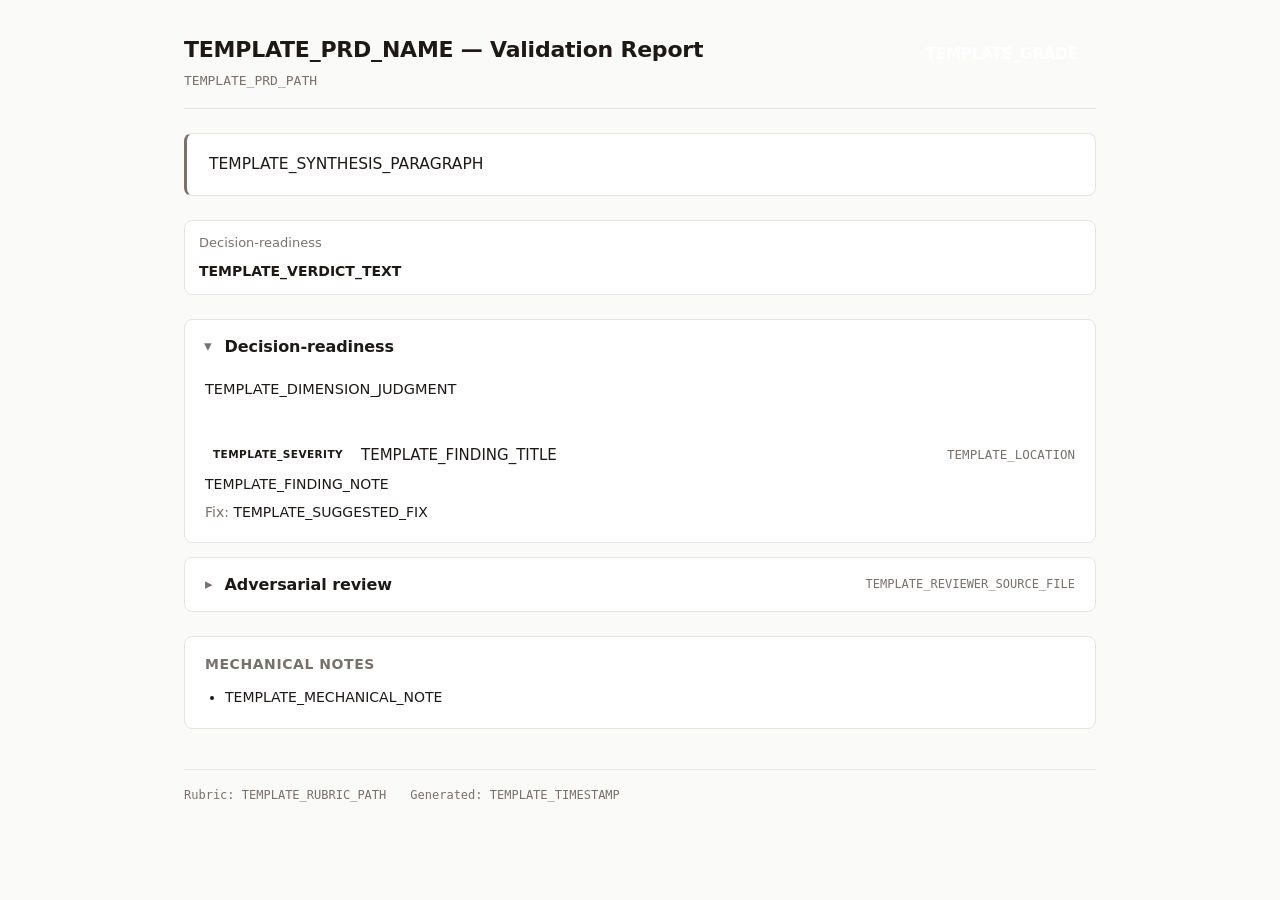
<file: .agent/skills/bmad-prd/assets/validation-report-template.html>
<!DOCTYPE html>
<!--
  PRD Validation Report — skeleton template.

  This file is a starter the synthesis pass fills in directly. There is no
  substitution engine. The LLM:
    1. Reads {doc_workspace}/review-rubric.md and every review-{slug}.md from
       additional reviewers.
    2. Copies this skeleton.
    3. Replaces the placeholder content (everything between TEMPLATE markers)
       with the consolidated review, preserving the structure and CSS.
    4. Writes the result to {doc_workspace}/validation-report.html.
    5. Writes a markdown twin to {doc_workspace}/validation-report.md.

  Visual rules the LLM must preserve:
    - The container width, the color tokens, the typography.
    - One dimension = one collapsible <section class="dimension">.
    - Verdict pill uses the verdict-* class matching its judgment.
    - Severity badge uses the sev-* class matching its level.
    - Each extra reviewer (adversarial, etc.) gets its own collapsible section
      below the rubric dimensions.
    - The footer always shows the artifact paths and timestamp.
-->
<html lang="en">
<head>
<meta charset="utf-8">
<title>PRD Validation: TEMPLATE_PRD_NAME</title>
<style>
  :root {
    --bg: #fafaf9;
    --surface: #ffffff;
    --border: #e7e5e4;
    --text: #1c1917;
    --muted: #78716c;

    --verdict-strong: #16a34a;
    --verdict-adequate: #65a30d;
    --verdict-thin: #d97706;
    --verdict-broken: #dc2626;

    --sev-low: #64748b;
    --sev-medium: #ca8a04;
    --sev-high: #ea580c;
    --sev-critical: #dc2626;

    --grade-exc: #16a34a;
    --grade-good: #65a30d;
    --grade-fair: #d97706;
    --grade-poor: #dc2626;
  }
  * { box-sizing: border-box; }
  html, body { margin: 0; padding: 0; }
  body {
    font-family: -apple-system, BlinkMacSystemFont, "Segoe UI", Inter, system-ui, sans-serif;
    background: var(--bg);
    color: var(--text);
    line-height: 1.6;
    font-size: 15px;
  }
  .container { max-width: 960px; margin: 0 auto; padding: 32px 24px 64px; }

  header.report-header {
    display: flex;
    align-items: flex-start;
    justify-content: space-between;
    gap: 24px;
    padding-bottom: 16px;
    border-bottom: 1px solid var(--border);
    margin-bottom: 24px;
  }
  .title h1 { margin: 0; font-size: 22px; font-weight: 600; letter-spacing: -0.01em; }
  .title .subtitle { color: var(--muted); font-size: 13px; margin-top: 4px; font-family: ui-monospace, "SF Mono", Menlo, monospace; }
  .grade {
    padding: 10px 18px;
    border-radius: 8px;
    font-weight: 600;
    color: white;
    font-size: 15px;
    white-space: nowrap;
  }
  .grade-excellent { background: var(--grade-exc); }
  .grade-good { background: var(--grade-good); }
  .grade-fair { background: var(--grade-fair); }
  .grade-poor { background: var(--grade-poor); }

  .synthesis {
    background: var(--surface);
    border: 1px solid var(--border);
    border-left: 3px solid var(--muted);
    border-radius: 8px;
    padding: 18px 22px;
    margin-bottom: 24px;
    font-size: 15.5px;
  }
  .synthesis p { margin: 0 0 10px; }
  .synthesis p:last-child { margin-bottom: 0; }

  .dimension-summary {
    display: grid;
    grid-template-columns: repeat(auto-fit, minmax(180px, 1fr));
    gap: 10px;
    margin-bottom: 24px;
  }
  .dim-card {
    background: var(--surface);
    border: 1px solid var(--border);
    border-radius: 8px;
    padding: 12px 14px;
  }
  .dim-card .dim-name { font-size: 13px; color: var(--muted); margin-bottom: 6px; }
  .dim-card .dim-verdict { font-size: 14px; font-weight: 600; }

  section.dimension, section.reviewer-section { margin-bottom: 14px; }
  section.dimension details, section.reviewer-section details {
    background: var(--surface);
    border: 1px solid var(--border);
    border-radius: 8px;
    overflow: hidden;
  }
  section summary {
    padding: 14px 20px;
    cursor: pointer;
    user-select: none;
    list-style: none;
    display: flex;
    align-items: center;
    gap: 12px;
  }
  section summary::-webkit-details-marker { display: none; }
  section summary::before {
    content: "▸";
    display: inline-block;
    color: var(--muted);
    transition: transform 0.15s ease;
  }
  section details[open] summary::before { transform: rotate(90deg); }
  section summary h2 {
    display: inline;
    margin: 0;
    font-size: 16px;
    font-weight: 600;
    letter-spacing: -0.005em;
    flex: 1;
  }
  .verdict-pill {
    font-size: 11px;
    padding: 3px 10px;
    border-radius: 999px;
    font-weight: 600;
    text-transform: uppercase;
    letter-spacing: 0.04em;
    color: white;
  }
  .verdict-strong { background: var(--verdict-strong); }
  .verdict-adequate { background: var(--verdict-adequate); }
  .verdict-thin { background: var(--verdict-thin); }
  .verdict-broken { background: var(--verdict-broken); }

  .dim-body { padding: 4px 20px 18px; }
  .dim-judgment { color: var(--text); font-size: 14.5px; }
  .dim-judgment p { margin: 0 0 10px; }

  .findings-list { padding: 0 20px 4px; }
  article.finding {
    padding: 14px 0;
    border-top: 1px solid var(--border);
  }
  article.finding:first-child { border-top: none; }
  article.finding header {
    display: flex;
    align-items: center;
    gap: 10px;
    flex-wrap: wrap;
    margin-bottom: 6px;
  }
  .badge {
    font-size: 10.5px;
    padding: 3px 8px;
    border-radius: 4px;
    font-weight: 600;
    text-transform: uppercase;
    letter-spacing: 0.04em;
    line-height: 1.4;
  }
  .badge-sev-low { background: rgba(100, 116, 139, 0.12); color: var(--sev-low); }
  .badge-sev-medium { background: rgba(202, 138, 4, 0.14); color: var(--sev-medium); }
  .badge-sev-high { background: rgba(234, 88, 12, 0.14); color: var(--sev-high); }
  .badge-sev-critical { background: rgba(220, 38, 38, 0.14); color: var(--sev-critical); }
  .finding-title { margin: 0; font-size: 15px; font-weight: 500; flex: 1; min-width: 200px; }
  .finding-location { font-family: ui-monospace, "SF Mono", Menlo, monospace; font-size: 12.5px; color: var(--muted); }
  .finding-note, .finding-fix { margin-top: 6px; font-size: 14px; }
  .finding-fix strong { color: var(--muted); font-weight: 500; }

  .reviewer-source {
    font-size: 12px;
    color: var(--muted);
    font-family: ui-monospace, "SF Mono", Menlo, monospace;
  }

  .mechanical {
    background: var(--surface);
    border: 1px solid var(--border);
    border-radius: 8px;
    padding: 16px 20px;
    margin-top: 24px;
    font-size: 14px;
  }
  .mechanical h3 { margin: 0 0 10px; font-size: 14px; font-weight: 600; color: var(--muted); text-transform: uppercase; letter-spacing: 0.04em; }
  .mechanical ul { margin: 0; padding-left: 20px; }
  .mechanical li { margin-bottom: 4px; color: var(--text); }

  footer.report-footer {
    margin-top: 40px;
    padding-top: 16px;
    border-top: 1px solid var(--border);
    font-size: 12px;
    color: var(--muted);
    font-family: ui-monospace, "SF Mono", Menlo, monospace;
  }
  footer .meta { display: flex; gap: 24px; flex-wrap: wrap; }
</style>
</head>
<body>
  <div class="container">

    <!-- TEMPLATE: header. Fill prd name, prd path, grade text & class. -->
    <header class="report-header">
      <div class="title">
        <h1>TEMPLATE_PRD_NAME — Validation Report</h1>
        <div class="subtitle">TEMPLATE_PRD_PATH</div>
      </div>
      <div class="grade TEMPLATE_GRADE_CLASS">TEMPLATE_GRADE</div>
    </header>

    <!-- TEMPLATE: overall synthesis paragraphs. Lift directly from
         review-rubric.md "Overall verdict" section; expand if extra reviewers
         materially shift the picture. Wrap each paragraph in <p>. -->
    <div class="synthesis">
      <p>TEMPLATE_SYNTHESIS_PARAGRAPH</p>
    </div>

    <!-- TEMPLATE: dimension summary cards. One per rubric dimension. The
         dim-verdict text uses one of: strong | adequate | thin | broken. -->
    <div class="dimension-summary">
      <div class="dim-card">
        <div class="dim-name">Decision-readiness</div>
        <div class="dim-verdict" style="color: var(--verdict-TEMPLATE_VERDICT)">TEMPLATE_VERDICT_TEXT</div>
      </div>
      <!-- repeat for each of the seven dimensions -->
    </div>

    <!-- TEMPLATE: one section per rubric dimension. Skip a dimension entirely
         if the rubric review marked it n/a for this PRD (e.g. downstream
         usability for a standalone PRD). Open the section by default if
         verdict is thin or broken. -->
    <section class="dimension">
      <details open>
        <summary>
          <h2>Decision-readiness</h2>
          <span class="verdict-pill verdict-TEMPLATE_VERDICT">TEMPLATE_VERDICT_TEXT</span>
        </summary>
        <div class="dim-body">
          <div class="dim-judgment">
            <p>TEMPLATE_DIMENSION_JUDGMENT</p>
          </div>
        </div>
        <div class="findings-list">
          <!-- TEMPLATE: zero or more findings -->
          <article class="finding">
            <header>
              <span class="badge badge-sev-TEMPLATE_SEVERITY">TEMPLATE_SEVERITY</span>
              <h3 class="finding-title">TEMPLATE_FINDING_TITLE</h3>
              <span class="finding-location">TEMPLATE_LOCATION</span>
            </header>
            <div class="finding-note">TEMPLATE_FINDING_NOTE</div>
            <div class="finding-fix"><strong>Fix:</strong> TEMPLATE_SUGGESTED_FIX</div>
          </article>
        </div>
      </details>
    </section>

    <!-- TEMPLATE: one section per extra reviewer that ran (adversarial, etc.).
         Skip this block entirely if only the rubric walker ran. -->
    <section class="reviewer-section">
      <details>
        <summary>
          <h2>Adversarial review</h2>
          <span class="reviewer-source">TEMPLATE_REVIEWER_SOURCE_FILE</span>
        </summary>
        <div class="dim-body">
          <div class="dim-judgment">
            <p>TEMPLATE_REVIEWER_PREAMBLE</p>
          </div>
        </div>
        <div class="findings-list">
          <article class="finding">
            <header>
              <span class="badge badge-sev-TEMPLATE_SEVERITY">TEMPLATE_SEVERITY</span>
              <h3 class="finding-title">TEMPLATE_FINDING_TITLE</h3>
              <span class="finding-location">TEMPLATE_LOCATION</span>
            </header>
            <div class="finding-note">TEMPLATE_FINDING_NOTE</div>
            <div class="finding-fix"><strong>Fix:</strong> TEMPLATE_SUGGESTED_FIX</div>
          </article>
        </div>
      </details>
    </section>

    <!-- TEMPLATE: mechanical notes — short, bulleted. Skip if there are none. -->
    <div class="mechanical">
      <h3>Mechanical notes</h3>
      <ul>
        <li>TEMPLATE_MECHANICAL_NOTE</li>
      </ul>
    </div>

    <footer class="report-footer">
      <div class="meta">
        <span>Rubric: TEMPLATE_RUBRIC_PATH</span>
        <span>Generated: TEMPLATE_TIMESTAMP</span>
      </div>
    </footer>
  </div>
</body>
</html>
</file>
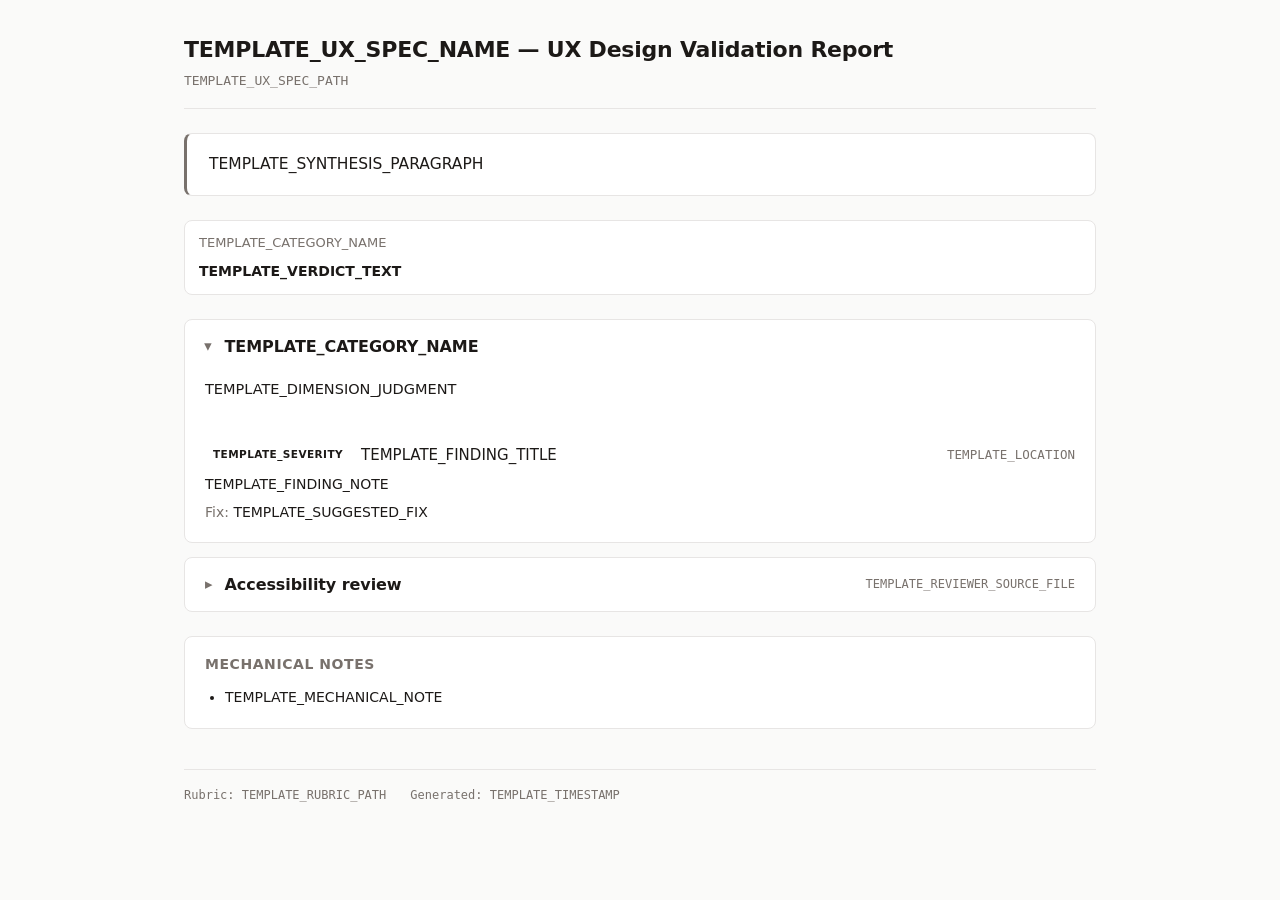
<file: .agent/skills/bmad-ux/assets/validation-report-template.html>
<!DOCTYPE html>
<!--
  UX Design Validation Report — skeleton template.

  This file is a starter the synthesis pass fills in directly. There is no
  substitution engine. The LLM:
    1. Reads {doc_workspace}/review-rubric.md and every review-{slug}.md from
       additional reviewers.
    2. Copies this skeleton.
    3. Replaces the placeholder content (everything between TEMPLATE markers)
       with the consolidated review, preserving the structure and CSS.
    4. Writes the result to {doc_workspace}/validation-report.html.
    5. Writes a markdown twin to {doc_workspace}/validation-report.md.

  Visual rules the LLM must preserve:
    - The container width, the color tokens, the typography.
    - One dimension = one collapsible <section class="dimension">.
    - Verdict pill uses the verdict-* class matching its judgment.
    - Severity badge uses the badge-sev-* class matching its level.
    - Each extra reviewer (accessibility, adversarial, etc.) gets its own
      collapsible section below the rubric dimensions.
    - The footer always shows the artifact paths and timestamp.
-->
<html lang="en">
<head>
<meta charset="utf-8">
<title>UX Design Validation: TEMPLATE_UX_SPEC_NAME</title>
<style>
  :root {
    --bg: #fafaf9;
    --surface: #ffffff;
    --border: #e7e5e4;
    --text: #1c1917;
    --muted: #78716c;

    --verdict-strong: #16a34a;
    --verdict-adequate: #65a30d;
    --verdict-thin: #d97706;
    --verdict-broken: #dc2626;

    --sev-low: #64748b;
    --sev-medium: #ca8a04;
    --sev-high: #ea580c;
    --sev-critical: #dc2626;
  }
  * { box-sizing: border-box; }
  html, body { margin: 0; padding: 0; }
  body {
    font-family: -apple-system, BlinkMacSystemFont, "Segoe UI", Inter, system-ui, sans-serif;
    background: var(--bg);
    color: var(--text);
    line-height: 1.6;
    font-size: 15px;
  }
  .container { max-width: 960px; margin: 0 auto; padding: 32px 24px 64px; }

  header.report-header {
    display: flex;
    align-items: flex-start;
    justify-content: space-between;
    gap: 24px;
    padding-bottom: 16px;
    border-bottom: 1px solid var(--border);
    margin-bottom: 24px;
  }
  .title h1 { margin: 0; font-size: 22px; font-weight: 600; letter-spacing: -0.01em; }
  .title .subtitle { color: var(--muted); font-size: 13px; margin-top: 4px; font-family: ui-monospace, "SF Mono", Menlo, monospace; }

  .synthesis {
    background: var(--surface);
    border: 1px solid var(--border);
    border-left: 3px solid var(--muted);
    border-radius: 8px;
    padding: 18px 22px;
    margin-bottom: 24px;
    font-size: 15.5px;
  }
  .synthesis p { margin: 0 0 10px; }
  .synthesis p:last-child { margin-bottom: 0; }

  .dimension-summary {
    display: grid;
    grid-template-columns: repeat(auto-fit, minmax(180px, 1fr));
    gap: 10px;
    margin-bottom: 24px;
  }
  .dim-card {
    background: var(--surface);
    border: 1px solid var(--border);
    border-radius: 8px;
    padding: 12px 14px;
  }
  .dim-card .dim-name { font-size: 13px; color: var(--muted); margin-bottom: 6px; }
  .dim-card .dim-verdict { font-size: 14px; font-weight: 600; }

  section.dimension, section.reviewer-section { margin-bottom: 14px; }
  section.dimension details, section.reviewer-section details {
    background: var(--surface);
    border: 1px solid var(--border);
    border-radius: 8px;
    overflow: hidden;
  }
  section summary {
    padding: 14px 20px;
    cursor: pointer;
    user-select: none;
    list-style: none;
    display: flex;
    align-items: center;
    gap: 12px;
  }
  section summary::-webkit-details-marker { display: none; }
  section summary::before {
    content: "▸";
    display: inline-block;
    color: var(--muted);
    transition: transform 0.15s ease;
  }
  section details[open] summary::before { transform: rotate(90deg); }
  section summary h2 {
    display: inline;
    margin: 0;
    font-size: 16px;
    font-weight: 600;
    letter-spacing: -0.005em;
    flex: 1;
  }
  .verdict-pill {
    font-size: 11px;
    padding: 3px 10px;
    border-radius: 999px;
    font-weight: 600;
    text-transform: uppercase;
    letter-spacing: 0.04em;
    color: white;
  }
  .verdict-strong { background: var(--verdict-strong); }
  .verdict-adequate { background: var(--verdict-adequate); }
  .verdict-thin { background: var(--verdict-thin); }
  .verdict-broken { background: var(--verdict-broken); }

  .dim-body { padding: 4px 20px 18px; }
  .dim-judgment { color: var(--text); font-size: 14.5px; }
  .dim-judgment p { margin: 0 0 10px; }

  .findings-list { padding: 0 20px 4px; }
  article.finding {
    padding: 14px 0;
    border-top: 1px solid var(--border);
  }
  article.finding:first-child { border-top: none; }
  article.finding header {
    display: flex;
    align-items: center;
    gap: 10px;
    flex-wrap: wrap;
    margin-bottom: 6px;
  }
  .badge {
    font-size: 10.5px;
    padding: 3px 8px;
    border-radius: 4px;
    font-weight: 600;
    text-transform: uppercase;
    letter-spacing: 0.04em;
    line-height: 1.4;
  }
  .badge-sev-low { background: rgba(100, 116, 139, 0.12); color: var(--sev-low); }
  .badge-sev-medium { background: rgba(202, 138, 4, 0.14); color: var(--sev-medium); }
  .badge-sev-high { background: rgba(234, 88, 12, 0.14); color: var(--sev-high); }
  .badge-sev-critical { background: rgba(220, 38, 38, 0.14); color: var(--sev-critical); }
  .finding-title { margin: 0; font-size: 15px; font-weight: 500; flex: 1; min-width: 200px; }
  .finding-location { font-family: ui-monospace, "SF Mono", Menlo, monospace; font-size: 12.5px; color: var(--muted); }
  .finding-note, .finding-fix { margin-top: 6px; font-size: 14px; }
  .finding-fix strong { color: var(--muted); font-weight: 500; }

  .reviewer-source {
    font-size: 12px;
    color: var(--muted);
    font-family: ui-monospace, "SF Mono", Menlo, monospace;
  }

  .mechanical {
    background: var(--surface);
    border: 1px solid var(--border);
    border-radius: 8px;
    padding: 16px 20px;
    margin-top: 24px;
    font-size: 14px;
  }
  .mechanical h3 { margin: 0 0 10px; font-size: 14px; font-weight: 600; color: var(--muted); text-transform: uppercase; letter-spacing: 0.04em; }
  .mechanical ul { margin: 0; padding-left: 20px; }
  .mechanical li { margin-bottom: 4px; color: var(--text); }

  footer.report-footer {
    margin-top: 40px;
    padding-top: 16px;
    border-top: 1px solid var(--border);
    font-size: 12px;
    color: var(--muted);
    font-family: ui-monospace, "SF Mono", Menlo, monospace;
  }
  footer .meta { display: flex; gap: 24px; flex-wrap: wrap; }
</style>
</head>
<body>
  <div class="container">

    <!-- TEMPLATE: header. Fill ux spec name and ux spec path. No overall grade —
         per-category verdicts and severity counts below carry the picture. -->
    <header class="report-header">
      <div class="title">
        <h1>TEMPLATE_UX_SPEC_NAME — UX Design Validation Report</h1>
        <div class="subtitle">TEMPLATE_UX_SPEC_PATH</div>
      </div>
    </header>

    <!-- TEMPLATE: overall synthesis paragraphs. Lift directly from
         review-rubric.md "Overall verdict" section; expand if extra reviewers
         (accessibility, adversarial, etc.) materially shift the picture.
         Wrap each paragraph in <p>. -->
    <div class="synthesis">
      <p>TEMPLATE_SYNTHESIS_PARAGRAPH</p>
    </div>

    <!-- TEMPLATE: dimension summary cards. One per rubric category, in this
         canonical order (from references/validate.md):
           1. Flow coverage
           2. Token completeness
           3. Component coverage
           4. State coverage
           5. Visual reference coverage
           6. Bloat & overspecification
           7. Inheritance discipline
           8. Shape fit
         The dim-verdict text uses one of: strong | adequate | thin | broken. -->
    <div class="dimension-summary">
      <div class="dim-card">
        <div class="dim-name">TEMPLATE_CATEGORY_NAME</div>
        <div class="dim-verdict" style="color: var(--verdict-TEMPLATE_VERDICT)">TEMPLATE_VERDICT_TEXT</div>
      </div>
      <!-- repeat for each of the eight rubric categories -->
    </div>

    <!-- TEMPLATE: one section per rubric category, same canonical order as the
         summary cards above. Skip a category entirely if the rubric review
         marked it n/a for this UX spec. Open the section by default if verdict
         is thin or broken. -->
    <section class="dimension">
      <details open>
        <summary>
          <h2>TEMPLATE_CATEGORY_NAME</h2>
          <span class="verdict-pill verdict-TEMPLATE_VERDICT">TEMPLATE_VERDICT_TEXT</span>
        </summary>
        <div class="dim-body">
          <div class="dim-judgment">
            <p>TEMPLATE_DIMENSION_JUDGMENT</p>
          </div>
        </div>
        <div class="findings-list">
          <!-- TEMPLATE: zero or more findings -->
          <article class="finding">
            <header>
              <span class="badge badge-sev-TEMPLATE_SEVERITY">TEMPLATE_SEVERITY</span>
              <h3 class="finding-title">TEMPLATE_FINDING_TITLE</h3>
              <span class="finding-location">TEMPLATE_LOCATION</span>
            </header>
            <div class="finding-note">TEMPLATE_FINDING_NOTE</div>
            <div class="finding-fix"><strong>Fix:</strong> TEMPLATE_SUGGESTED_FIX</div>
          </article>
        </div>
      </details>
    </section>

    <!-- TEMPLATE: one section per extra reviewer that ran (accessibility,
         adversarial, brand-conformance, etc.). Skip this block entirely if
         only the rubric walker ran. -->
    <section class="reviewer-section">
      <details>
        <summary>
          <h2>Accessibility review</h2>
          <span class="reviewer-source">TEMPLATE_REVIEWER_SOURCE_FILE</span>
        </summary>
        <div class="dim-body">
          <div class="dim-judgment">
            <p>TEMPLATE_REVIEWER_PREAMBLE</p>
          </div>
        </div>
        <div class="findings-list">
          <article class="finding">
            <header>
              <span class="badge badge-sev-TEMPLATE_SEVERITY">TEMPLATE_SEVERITY</span>
              <h3 class="finding-title">TEMPLATE_FINDING_TITLE</h3>
              <span class="finding-location">TEMPLATE_LOCATION</span>
            </header>
            <div class="finding-note">TEMPLATE_FINDING_NOTE</div>
            <div class="finding-fix"><strong>Fix:</strong> TEMPLATE_SUGGESTED_FIX</div>
          </article>
        </div>
      </details>
    </section>

    <!-- TEMPLATE: mechanical notes — short, bulleted. Skip if there are none. -->
    <div class="mechanical">
      <h3>Mechanical notes</h3>
      <ul>
        <li>TEMPLATE_MECHANICAL_NOTE</li>
      </ul>
    </div>

    <footer class="report-footer">
      <div class="meta">
        <span>Rubric: TEMPLATE_RUBRIC_PATH</span>
        <span>Generated: TEMPLATE_TIMESTAMP</span>
      </div>
    </footer>
  </div>
</body>
</html>
</file>
